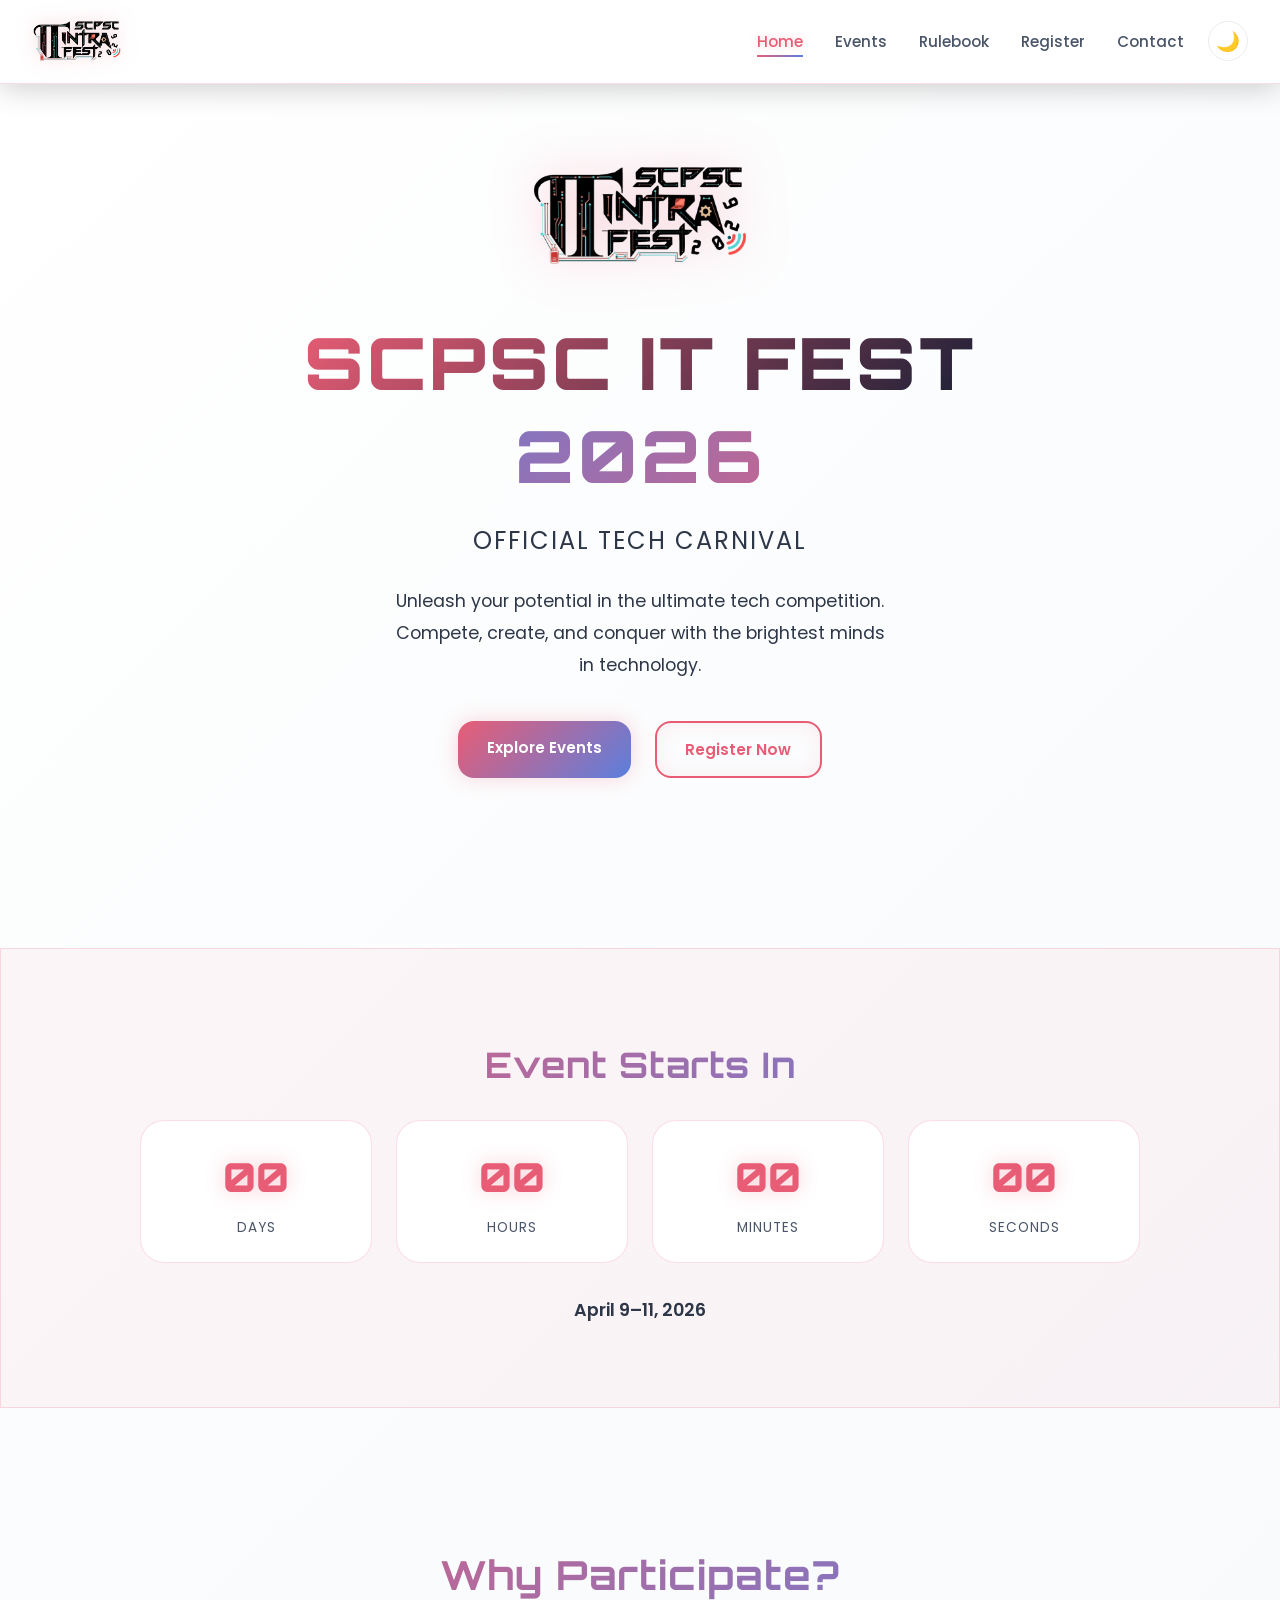
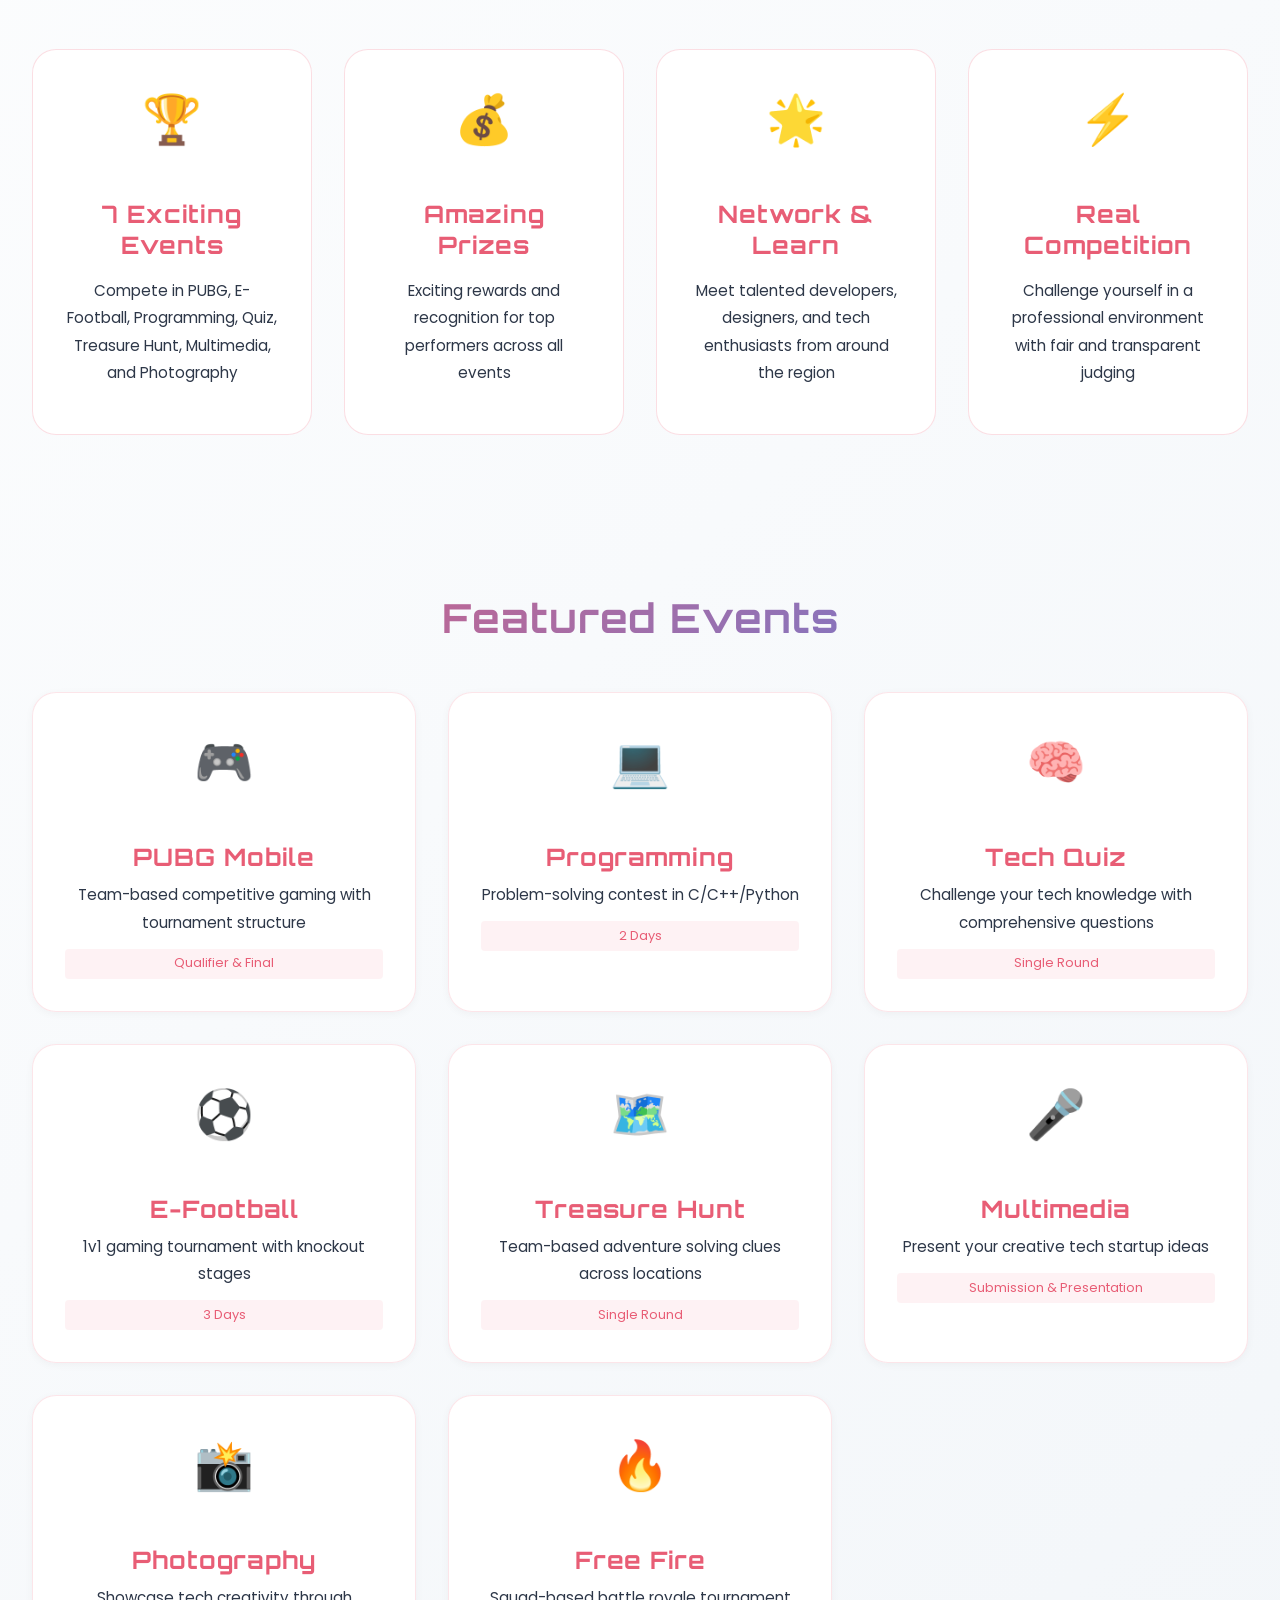
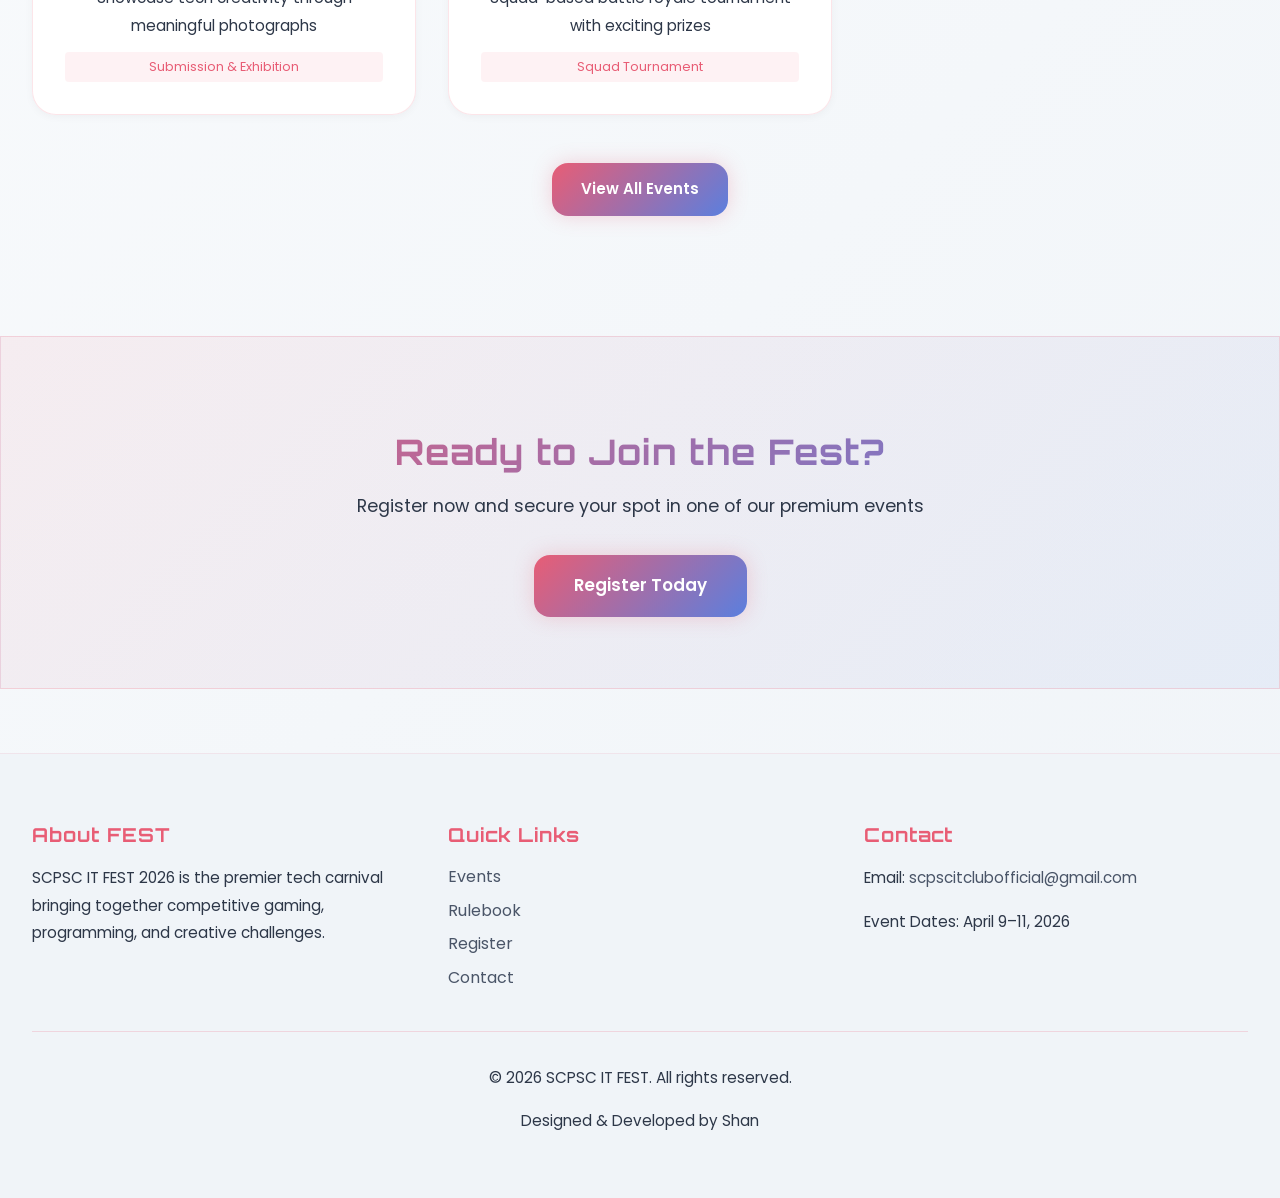
<file: index.html>
<!DOCTYPE html>
<html lang="en">
<head>
    <meta charset="UTF-8">
    <meta name="viewport" content="width=device-width, initial-scale=1.0">
    <title>SCPSC IT FEST 2026 - Official Tech Carnival</title>
    <link rel="icon" type="image/x-icon" href="festlogo.png">
    <link rel="preconnect" href="https://fonts.googleapis.com">
    <link rel="preconnect" href="https://fonts.gstatic.com" crossorigin>
    <link href="https://fonts.googleapis.com/css2?family=Orbitron:wght@400;700;900&family=Poppins:wght@300;400;500;600;700&display=swap" rel="stylesheet">
    <link rel="stylesheet" href="style-themes.css">
</head>
<body>
    <!-- Navigation Bar -->
    <nav class="navbar">
        <div class="nav-container">
            <a href="index.html" class="nav-logo-link" aria-label="Go to home page">
                <div class="nav-logo">
                    <img src="festlogo.png" alt="FEST 2026 Logo Dark" class="logo-img logo-dark">
                    <img src="logo2.png" alt="FEST 2026 Logo Light" class="logo-img logo-light">
                </div>
            </a>
            <ul class="nav-menu" id="navMenu">
                <li class="nav-item"><a href="index.html" class="nav-link active">Home</a></li>
                <li class="nav-item"><a href="events.html" class="nav-link">Events</a></li>
                <li class="nav-item"><a href="rules.html" class="nav-link">Rulebook</a></li>
                <li class="nav-item"><a href="register.html" class="nav-link">Register</a></li>
                <li class="nav-item"><a href="contact.html" class="nav-link">Contact</a></li>
            </ul>            <button class="theme-toggle-btn" id="themeToggle" aria-label="Toggle theme">
                🌙
            </button>            <div class="hamburger" id="hamburger">
                <span></span>
                <span></span>
                <span></span>
            </div>
        </div>
    </nav>

    <!-- Animated Background -->
    <div class="background-animation">
        <div class="glow-orb orb-1"></div>
        <div class="glow-orb orb-2"></div>
        <div class="glow-orb orb-3"></div>
    </div>

    <!-- Hero Section -->
    <section class="hero">
        <div class="hero-content">
            <div class="hero-logo-container">
                <img src="festlogo.png" alt="SCPSC IT FEST 2026 Logo Dark" class="hero-logo logo-dark">
                <img src="logo2.png" alt="SCPSC IT FEST 2026 Logo Light" class="hero-logo logo-light">
            </div>
            <h1 class="hero-title">SCPSC IT FEST</h1>
            <h1 class="hero-title highlight">2026</h1>
            <p class="hero-subtitle">Official Tech Carnival</p>
            <p class="hero-description">
                Unleash your potential in the ultimate tech competition. 
                Compete, create, and conquer with the brightest minds in technology.
            </p>
            <div class="hero-buttons">
                <a href="events.html" class="btn btn-primary">Explore Events</a>
                <a href="register.html" class="btn btn-secondary">Register Now</a>
            </div>
        </div>
    </section>

    <!-- Countdown Timer -->
    <section class="countdown-section">
        <div class="countdown-container">
            <h2>Event Starts In</h2>
            <div class="countdown" id="countdown">
                <div class="countdown-item">
                    <div class="countdown-number" id="days">00</div>
                    <div class="countdown-label">Days</div>
                </div>
                <div class="countdown-item">
                    <div class="countdown-number" id="hours">00</div>
                    <div class="countdown-label">Hours</div>
                </div>
                <div class="countdown-item">
                    <div class="countdown-number" id="minutes">00</div>
                    <div class="countdown-label">Minutes</div>
                </div>
                <div class="countdown-item">
                    <div class="countdown-number" id="seconds">00</div>
                    <div class="countdown-label">Seconds</div>
                </div>
            </div>
            <p class="countdown-date">April 9–11, 2026</p>
        </div>
    </section>

    <!-- Highlights Section -->
    <section class="highlights-section">
        <h2 class="section-title">Why Participate?</h2>
        <div class="highlights-grid">
            <div class="highlight-card reveal-on-scroll">
                <div class="card-icon">🏆</div>
                <h3>7 Exciting Events</h3>
                <p>Compete in PUBG, E-Football, Programming, Quiz, Treasure Hunt, Multimedia, and Photography</p>
            </div>
            <div class="highlight-card reveal-on-scroll">
                <div class="card-icon">💰</div>
                <h3>Amazing Prizes</h3>
                <p>Exciting rewards and recognition for top performers across all events</p>
            </div>
            <div class="highlight-card reveal-on-scroll">
                <div class="card-icon">🌟</div>
                <h3>Network & Learn</h3>
                <p>Meet talented developers, designers, and tech enthusiasts from around the region</p>
            </div>
            <div class="highlight-card reveal-on-scroll">
                <div class="card-icon">⚡</div>
                <h3>Real Competition</h3>
                <p>Challenge yourself in a professional environment with fair and transparent judging</p>
            </div>
        </div>
    </section>

    <!-- Events Preview -->
    <section class="events-preview-section">
        <h2 class="section-title">Featured Events</h2>
        <div class="events-preview-grid">
            <div class="event-preview-card reveal-on-scroll">
                <div class="event-preview-icon">🎮</div>
                <h3>PUBG Mobile</h3>
                <p>Team-based competitive gaming with tournament structure</p>
                <span class="event-type">Qualifier & Final</span>
            </div>
            <div class="event-preview-card reveal-on-scroll">
                <div class="event-preview-icon">💻</div>
                <h3>Programming</h3>
                <p>Problem-solving contest in C/C++/Python</p>
                <span class="event-type">2 Days</span>
            </div>
            <div class="event-preview-card reveal-on-scroll">
                <div class="event-preview-icon">🧠</div>
                <h3>Tech Quiz</h3>
                <p>Challenge your tech knowledge with comprehensive questions</p>
                <span class="event-type">Single Round</span>
            </div>
            <div class="event-preview-card reveal-on-scroll">
                <div class="event-preview-icon">⚽</div>
                <h3>E-Football</h3>
                <p>1v1 gaming tournament with knockout stages</p>
                <span class="event-type">3 Days</span>
            </div>
            <div class="event-preview-card reveal-on-scroll">
                <div class="event-preview-icon">🗺️</div>
                <h3>Treasure Hunt</h3>
                <p>Team-based adventure solving clues across locations</p>
                <span class="event-type">Single Round</span>
            </div>
            <div class="event-preview-card reveal-on-scroll">
                <div class="event-preview-icon">🎤</div>
                <h3>Multimedia</h3>
                <p>Present your creative tech startup ideas</p>
                <span class="event-type">Submission & Presentation</span>
            </div>
            <div class="event-preview-card reveal-on-scroll">
                <div class="event-preview-icon">📸</div>
                <h3>Photography</h3>
                <p>Showcase tech creativity through meaningful photographs</p>
                <span class="event-type">Submission & Exhibition</span>
            </div>
            <div class="event-preview-card reveal-on-scroll">
                <div class="event-preview-icon">🔥</div>
                <h3>Free Fire</h3>
                <p>Squad-based battle royale tournament with exciting prizes</p>
                <span class="event-type">Squad Tournament</span>
            </div>
        </div>
        <div class="center-button reveal-on-scroll">
            <a href="events.html" class="btn btn-primary">View All Events</a>
        </div>
    </section>

    <!-- CTA Section -->
    <section class="cta-section">
        <h2>Ready to Join the Fest?</h2>
        <p>Register now and secure your spot in one of our premium events</p>
        <a href="register.html" class="btn btn-primary btn-large">Register Today</a>
    </section>

    <!-- Footer -->
    <footer class="footer">
        <div class="footer-content">
            <div class="footer-section">
                <h4>About FEST</h4>
                <p>SCPSC IT FEST 2026 is the premier tech carnival bringing together competitive gaming, programming, and creative challenges.</p>
            </div>
            <div class="footer-section">
                <h4>Quick Links</h4>
                <ul>
                    <li><a href="events.html">Events</a></li>
                    <li><a href="rules.html">Rulebook</a></li>
                    <li><a href="register.html">Register</a></li>
                    <li><a href="contact.html">Contact</a></li>
                </ul>
            </div>
            <div class="footer-section">
                <h4>Contact</h4>
                <p>Email: <a href="mailto:scpscitclubofficial@gmail.com">scpscitclubofficial@gmail.com</a></p>
                <p>Event Dates: April 9–11, 2026</p>
            </div>
        </div>
        <div class="footer-bottom">
            <p>&copy; 2026 SCPSC IT FEST. All rights reserved.</p>
            <p>Designed & Developed by Shan</p>
        </div>
    </footer>

    <script src="script.js"></script>
</body>
</html>
</file>
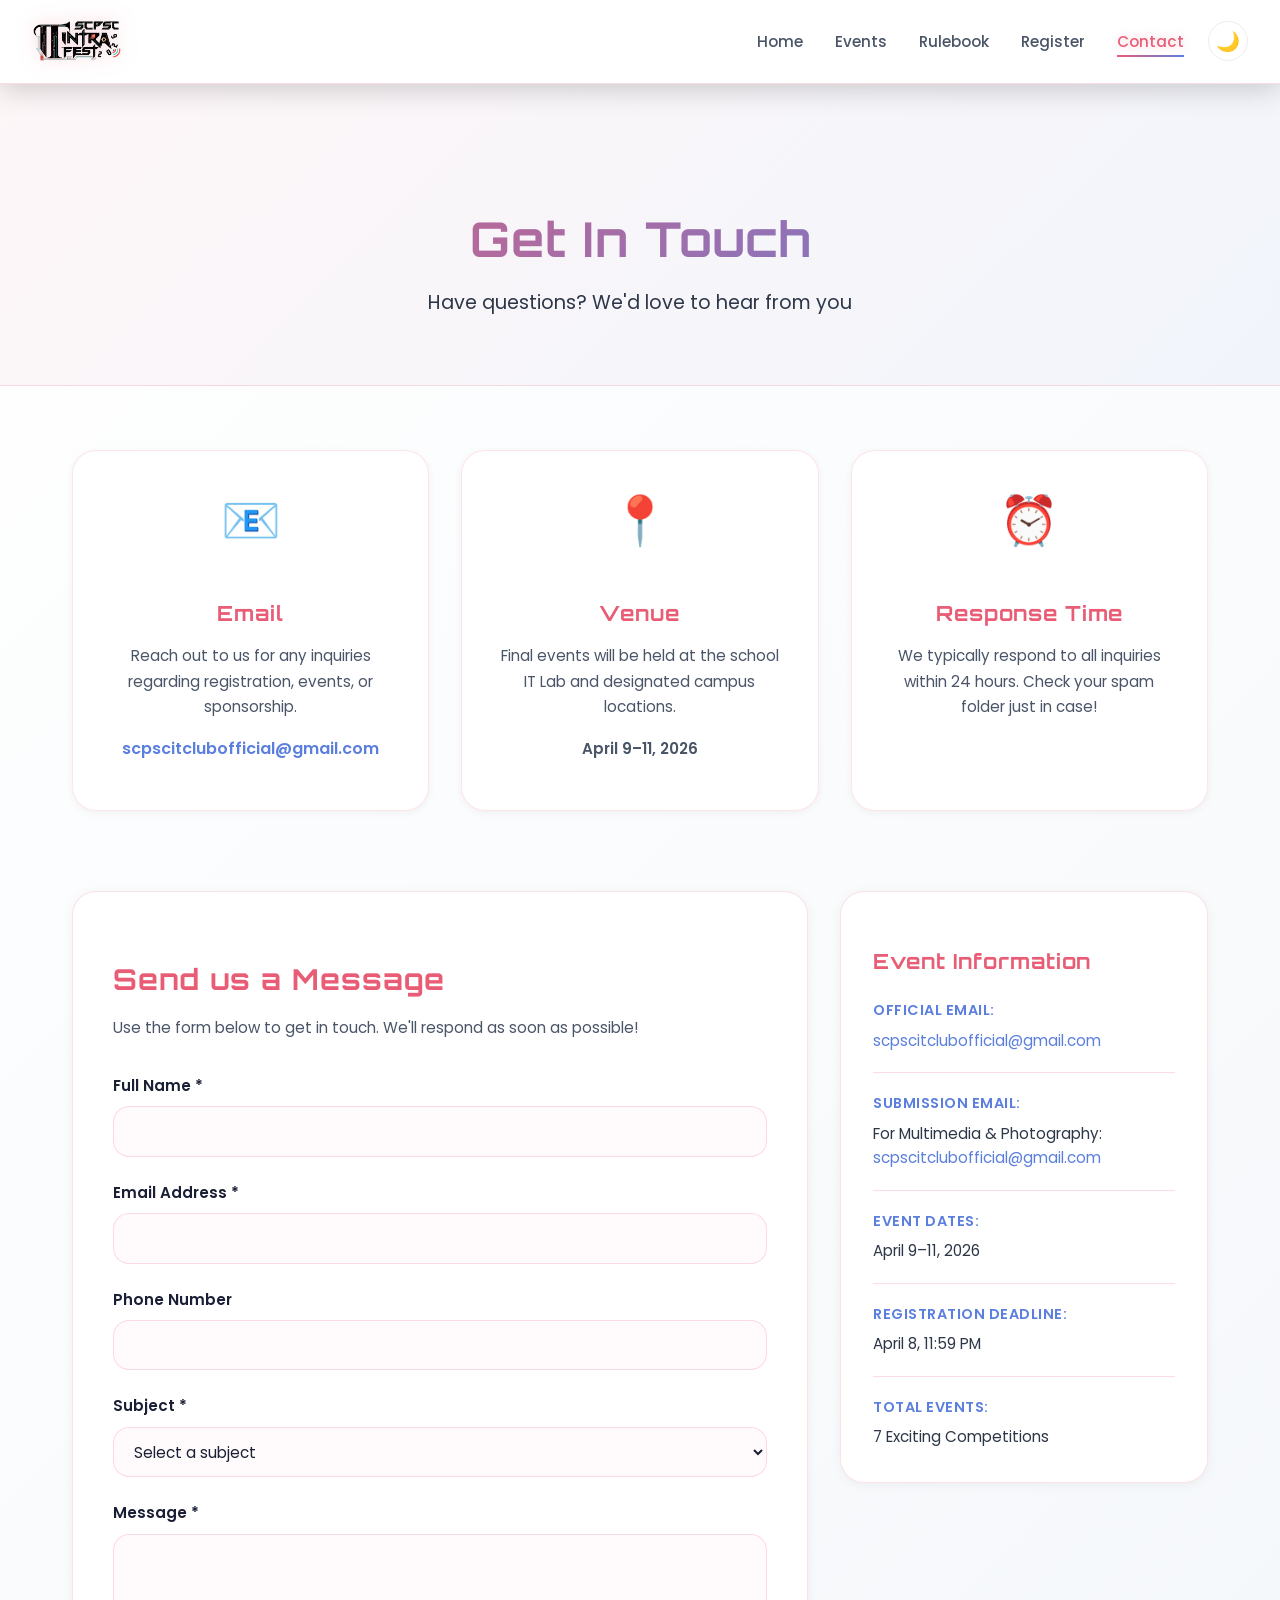
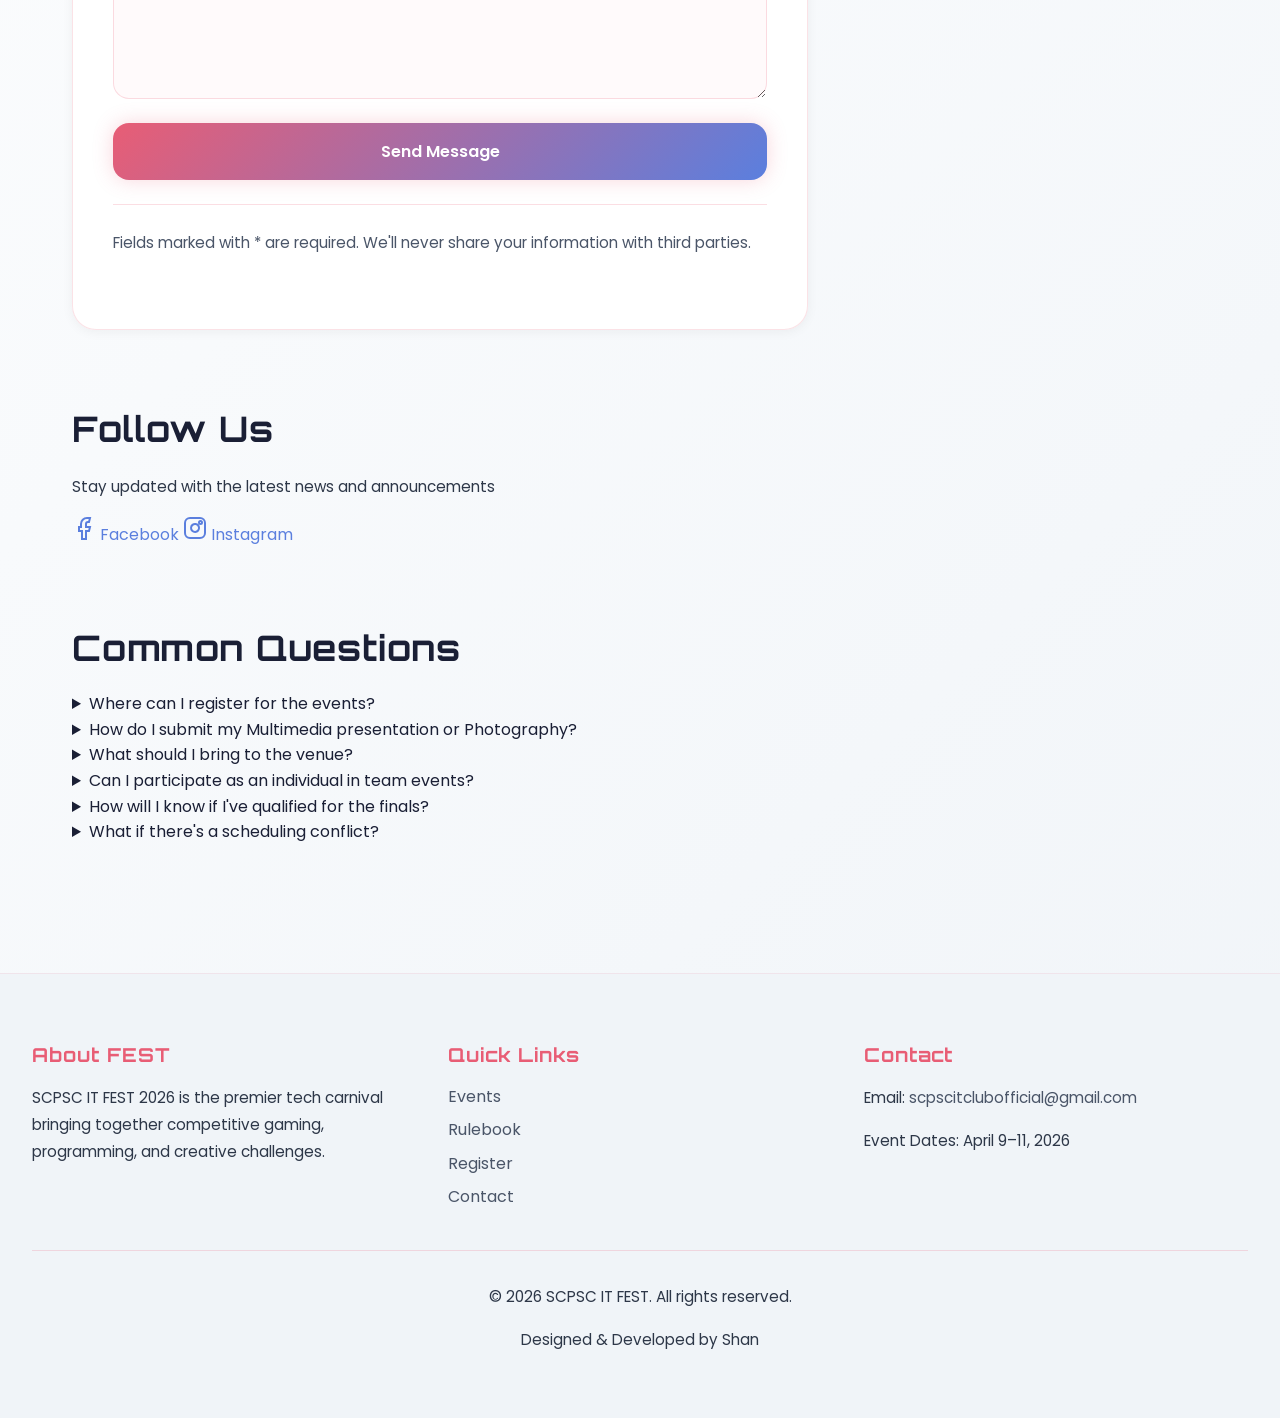
<file: contact.html>
<!DOCTYPE html>
<html lang="en">
<head>
    <meta charset="UTF-8">
    <meta name="viewport" content="width=device-width, initial-scale=1.0">
    <title>Contact - SCPSC IT FEST 2026</title>
    <link rel="icon" type="image/x-icon" href="festlogo.png">
    <link rel="preconnect" href="https://fonts.googleapis.com">
    <link rel="preconnect" href="https://fonts.gstatic.com" crossorigin>
    <link href="https://fonts.googleapis.com/css2?family=Orbitron:wght@400;700;900&family=Poppins:wght@300;400;500;600;700&display=swap" rel="stylesheet">
    <link rel="stylesheet" href="style-themes.css">
</head>
<body>
    <!-- Navigation Bar -->
    <nav class="navbar">
        <div class="nav-container">
            <a href="index.html" class="nav-logo-link" aria-label="Go to home page">
                <div class="nav-logo">
                    <img src="festlogo.png" alt="FEST 2026 Logo Dark" class="logo-img logo-dark">
                    <img src="logo2.png" alt="FEST 2026 Logo Light" class="logo-img logo-light">
                </div>
            </a>
            <ul class="nav-menu" id="navMenu">
                <li class="nav-item"><a href="index.html" class="nav-link">Home</a></li>
                <li class="nav-item"><a href="events.html" class="nav-link">Events</a></li>
                <li class="nav-item"><a href="rules.html" class="nav-link">Rulebook</a></li>
                <li class="nav-item"><a href="register.html" class="nav-link">Register</a></li>
                <li class="nav-item"><a href="contact.html" class="nav-link active">Contact</a></li>
            </ul>
            <button class="theme-toggle-btn" id="themeToggle" aria-label="Toggle theme">
                🌙
            </button>
            <div class="hamburger" id="hamburger">
                <span></span>
                <span></span>
                <span></span>
            </div>
        </div>
    </nav>

    <!-- Background Animation -->
    <div class="background-animation">
        <div class="glow-orb orb-1"></div>
        <div class="glow-orb orb-2"></div>
        <div class="glow-orb orb-3"></div>
    </div>

    <!-- Page Header -->
    <section class="page-header">
        <h1>Get In Touch</h1>
        <p>Have questions? We'd love to hear from you</p>
    </section>

    <!-- Contact Section -->
    <section class="contact-section">
        <div class="contact-container">
            
            <!-- Contact Cards -->
            <div class="contact-cards-grid reveal-on-scroll">
                <div class="contact-card">
                    <div class="contact-icon">📧</div>
                    <h3>Email</h3>
                    <p>Reach out to us for any inquiries regarding registration, events, or sponsorship.</p>
                    <a href="mailto:scpscitclubofficial@gmail.com" class="contact-link">
                        scpscitclubofficial@gmail.com
                    </a>
                </div>

                <div class="contact-card">
                    <div class="contact-icon">📍</div>
                    <h3>Venue</h3>
                    <p>Final events will be held at the school IT Lab and designated campus locations.</p>
                    <p class="venue-date">April 9–11, 2026</p>
                </div>

                <div class="contact-card">
                    <div class="contact-icon">⏰</div>
                    <h3>Response Time</h3>
                    <p>We typically respond to all inquiries within 24 hours. Check your spam folder just in case!</p>
                </div>
            </div>

            <!-- Main Contact Content -->
            <div class="contact-main reveal-on-scroll">
                <div class="contact-form-wrapper">
                    <div class="contact-form-content">
                        <h2>Send us a Message</h2>
                        <p>Use the form below to get in touch. We'll respond as soon as possible!</p>
                        
                        <form class="contact-form" id="contactForm" method="POST" action="https://formspree.io/f/YOUR_FORM_ID">
                            <div class="form-group">
                                <label for="name">Full Name *</label>
                                <input type="text" id="name" name="name" required>
                            </div>

                            <div class="form-group">
                                <label for="email">Email Address *</label>
                                <input type="email" id="email" name="email" required>
                            </div>

                            <div class="form-group">
                                <label for="phone">Phone Number</label>
                                <input type="tel" id="phone" name="phone">
                            </div>

                            <div class="form-group">
                                <label for="subject">Subject *</label>
                                <select id="subject" name="subject" required>
                                    <option value="">Select a subject</option>
                                    <option value="Registration Help">Registration Help</option>
                                    <option value="Event Question">Event Question</option>
                                    <option value="Technical Issue">Technical Issue</option>
                                    <option value="Rule Clarification">Rule Clarification</option>
                                    <option value="Sponsorship">Sponsorship</option>
                                    <option value="Other">Other Inquiry</option>
                                </select>
                            </div>

                            <div class="form-group">
                                <label for="message">Message *</label>
                                <textarea id="message" name="message" rows="6" required></textarea>
                            </div>

                            <button type="submit" class="btn btn-primary btn-submit">Send Message</button>
                        </form>

                        <p class="form-note">
                            Fields marked with * are required. We'll never share your information with third parties.
                        </p>
                    </div>
                </div>

                <!-- Event Info Box -->
                <div class="contact-info-box reveal-on-scroll">
                    <h3>Event Information</h3>
                    <div class="info-list">
                        <div class="info-item">
                            <span class="info-label">Official Email:</span>
                            <span class="info-value">
                                <a href="mailto:scpscitclubofficial@gmail.com">scpscitclubofficial@gmail.com</a>
                            </span>
                        </div>
                        <div class="info-item">
                            <span class="info-label">Submission Email:</span>
                            <span class="info-value">
                                For Multimedia & Photography: <a href="mailto:scpscitclubofficial@gmail.com">scpscitclubofficial@gmail.com</a>
                            </span>
                        </div>
                        <div class="info-item">
                            <span class="info-label">Event Dates:</span>
                            <span class="info-value">April 9–11, 2026</span>
                        </div>
                        <div class="info-item">
                            <span class="info-label">Registration Deadline:</span>
                            <span class="info-value">April 8, 11:59 PM</span>
                        </div>
                        <div class="info-item">
                            <span class="info-label">Total Events:</span>
                            <span class="info-value">7 Exciting Competitions</span>
                        </div>
                    </div>
                </div>
            </div>

            <!-- Social Links -->
            <div class="social-section reveal-on-scroll">
                <h2>Follow Us</h2>
                <p>Stay updated with the latest news and announcements</p>
                <div class="social-links">
                    <a href="https://www.facebook.com/profile.php?id=61565419410385" target="_blank" class="social-link facebook" title="Facebook">
                        <svg width="24" height="24" viewBox="0 0 24 24" fill="none" stroke="currentColor" stroke-width="2">
                            <path d="M18 2h-3a6 6 0 0 0-6 6v3H7v4h3v8h4v-8h3l1-4h-4V8a2 2 0 0 1 2-2h1z"></path>
                        </svg>
                        <span>Facebook</span>
                    </a>
                    <a href="https://www.instagram.com/scpsc_it_club/" target="_blank" class="social-link instagram" title="Instagram">
                        <svg width="24" height="24" viewBox="0 0 24 24" fill="none" stroke="currentColor" stroke-width="2">
                            <rect x="2" y="2" width="20" height="20" rx="5" ry="5"></rect>
                            <path d="M16 11.37A4 4 0 1 1 12.63 8 4 4 0 0 1 16 11.37z"></path>
                            <circle cx="17.5" cy="6.5" r="1.5"></circle>
                        </svg>
                        <span>Instagram</span>
                    </a>
                </div>
            </div>

            <!-- FAQ Section -->
            <div class="faq-section-contact reveal-on-scroll">
                <h2>Common Questions</h2>
                <div class="faq-list">
                    <details class="faq-item-contact">
                        <summary>Where can I register for the events?</summary>
                        <p>You can register online through our registration form at <a href="register.html">register</a>. The registration deadline is April 8, 2026.</p>
                    </details>

                    <details class="faq-item-contact">
                        <summary>How do I submit my Multimedia presentation or Photography?</summary>
                        <p>Email your submission to <strong>scpscitclubofficial@gmail.com</strong> with the subject line as specified in the rulebook. Submission deadline is April 10, 2026 before 5:00 PM.</p>
                    </details>

                    <details class="faq-item-contact">
                        <summary>What should I bring to the venue?</summary>
                        <p>Check the specific event rules in our Rulebook. Generally, bring your own mobile phone, headphones, and data. Laptops and projectors are provided for specific events.</p>
                    </details>

                    <details class="faq-item-contact">
                        <summary>Can I participate as an individual in team events?</summary>
                        <p>Yes, for PUBG and Treasure Hunt, individual registrations are accepted and you'll be grouped with other participants.</p>
                    </details>

                    <details class="faq-item-contact">
                        <summary>How will I know if I've qualified for the finals?</summary>
                        <p>Results will be notified via email and announced on our social media channels within 24 hours of the qualifying event.</p>
                    </details>

                    <details class="faq-item-contact">
                        <summary>What if there's a scheduling conflict?</summary>
                        <p>Contact us immediately at <strong>scpscitclubofficial@gmail.com</strong> with your registration ID and we'll try to accommodate you if possible.</p>
                    </details>
                </div>
            </div>

        </div>
    </section>

    <!-- Footer -->
    <footer class="footer">
        <div class="footer-content">
            <div class="footer-section">
                <h4>About FEST</h4>
                <p>SCPSC IT FEST 2026 is the premier tech carnival bringing together competitive gaming, programming, and creative challenges.</p>
            </div>
            <div class="footer-section">
                <h4>Quick Links</h4>
                <ul>
                    <li><a href="events.html">Events</a></li>
                    <li><a href="rules.html">Rulebook</a></li>
                    <li><a href="register.html">Register</a></li>
                    <li><a href="contact.html">Contact</a></li>
                </ul>
            </div>
            <div class="footer-section">
                <h4>Contact</h4>
                <p>Email: <a href="mailto:scpscitclubofficial@gmail.com">scpscitclubofficial@gmail.com</a></p>
                <p>Event Dates: April 9–11, 2026</p>
            </div>
        </div>
        <div class="footer-bottom">
            <p>&copy; 2026 SCPSC IT FEST. All rights reserved.</p>
            <p>Designed & Developed by Shan</p>
        </div>
    </footer>

    <script src="script.js"></script>
</body>
</html>
</file>
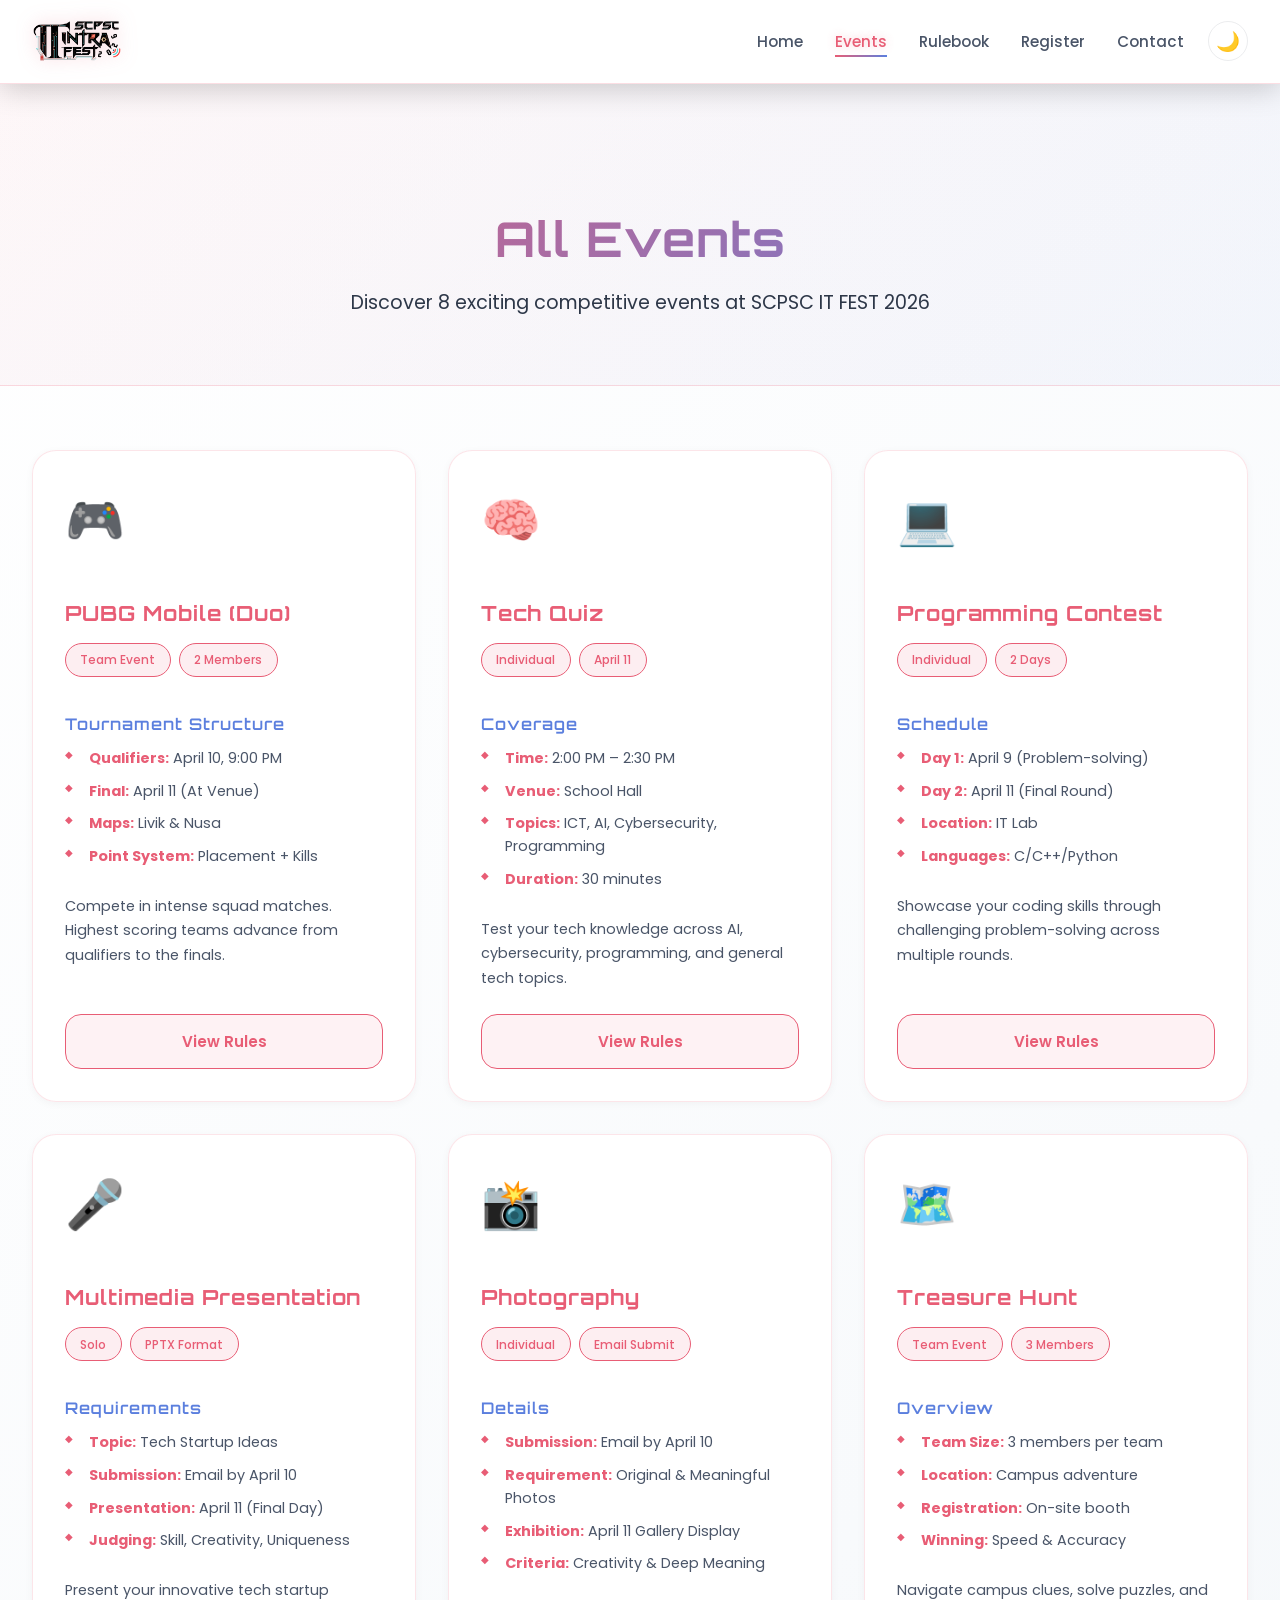
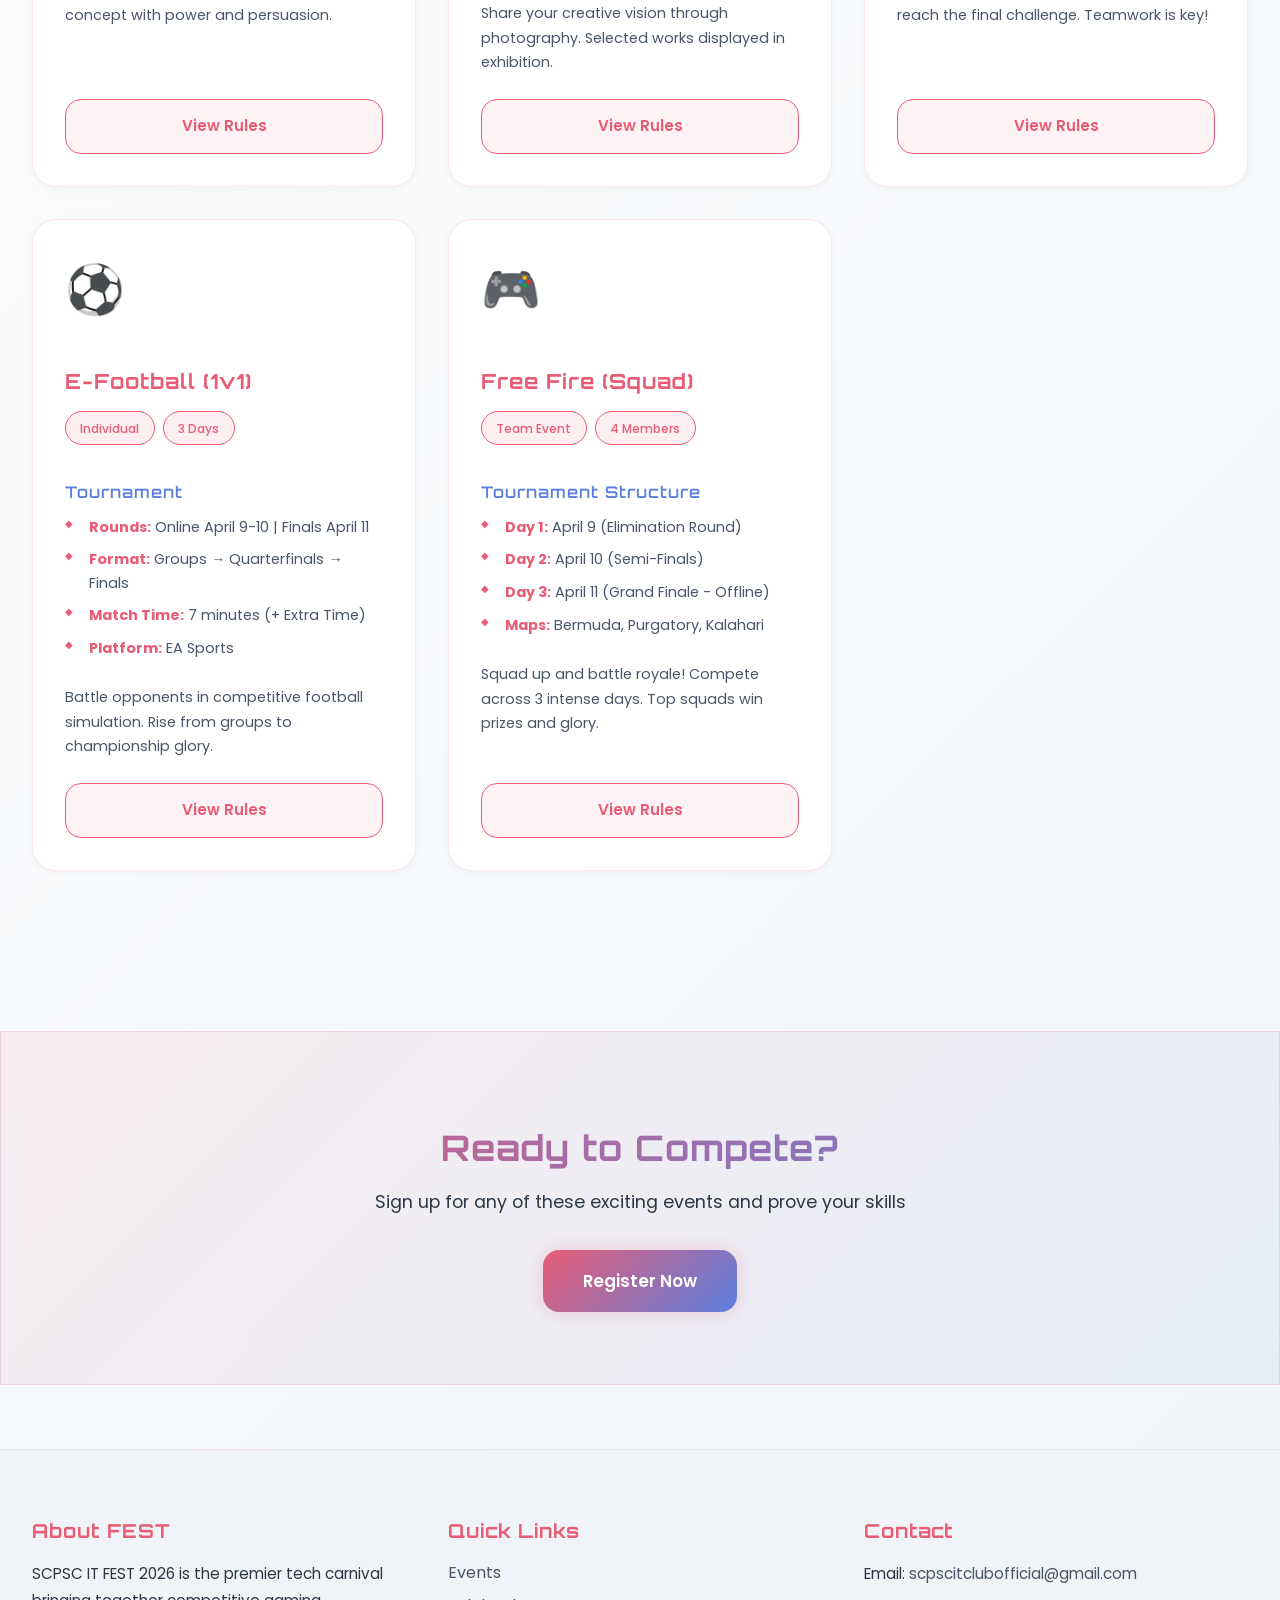
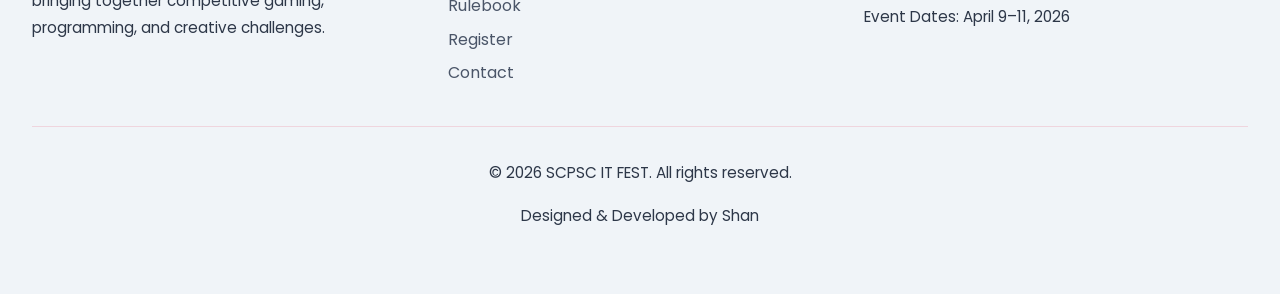
<file: events.html>
<!DOCTYPE html>
<html lang="en">
<head>
    <meta charset="UTF-8">
    <meta name="viewport" content="width=device-width, initial-scale=1.0">
    <title>Events - SCPSC IT FEST 2026</title>
     <link rel="icon" type="image/x-icon" href="festlogo.png">
    <link rel="preconnect" href="https://fonts.googleapis.com">
    <link rel="preconnect" href="https://fonts.gstatic.com" crossorigin>
    <link href="https://fonts.googleapis.com/css2?family=Orbitron:wght@400;700;900&family=Poppins:wght@300;400;500;600;700&display=swap" rel="stylesheet">
    <link rel="stylesheet" href="style-themes.css">
    
</head>
<body>
    <!-- Navigation Bar -->
    <nav class="navbar">
        <div class="nav-container">
            <a href="index.html" class="nav-logo-link" aria-label="Go to home page">
                <div class="nav-logo">
                    <img src="festlogo.png" alt="FEST 2026 Logo Dark" class="logo-img logo-dark">
                    <img src="logo2.png" alt="FEST 2026 Logo Light" class="logo-img logo-light">
                </div>
            </a>
            <ul class="nav-menu" id="navMenu">
                <li class="nav-item"><a href="index.html" class="nav-link">Home</a></li>
                <li class="nav-item"><a href="events.html" class="nav-link active">Events</a></li>
                <li class="nav-item"><a href="rules.html" class="nav-link">Rulebook</a></li>
                <li class="nav-item"><a href="register.html" class="nav-link">Register</a></li>
                <li class="nav-item"><a href="contact.html" class="nav-link">Contact</a></li>
            </ul>
            <button class="theme-toggle-btn" id="themeToggle" aria-label="Toggle theme">
                🌙
            </button>
            <div class="hamburger" id="hamburger">
                <span></span>
                <span></span>
                <span></span>
            </div>
        </div>
    </nav>

    <!-- Background Animation -->
    <div class="background-animation">
        <div class="glow-orb orb-1"></div>
        <div class="glow-orb orb-2"></div>
        <div class="glow-orb orb-3"></div>
    </div>

    <!-- Page Header -->
    <section class="page-header">
        <h1>All Events</h1>
        <p>Discover 8 exciting competitive events at SCPSC IT FEST 2026</p>
    </section>

    <!-- Events Grid -->
    <section class="events-section">
        <div class="events-grid">
            <!-- PUBG Mobile -->
            <div class="event-card reveal-on-scroll">
                <div class="event-card-icon">🎮</div>
                <h3 class="event-title">PUBG Mobile (Duo)</h3>
                <div class="event-meta">
                    <span class="badge">Team Event</span>
                    <span class="badge">2 Members</span>
                </div>
                <div class="event-details">
                    <h4>Tournament Structure</h4>
                    <ul>
                        <li><strong>Qualifiers:</strong> April 10, 9:00 PM</li>
                        <li><strong>Final:</strong> April 11 (At Venue)</li>
                        <li><strong>Maps:</strong> Livik & Nusa</li>
                        <li><strong>Point System:</strong> Placement + Kills</li>
                    </ul>
                </div>
                <div class="event-description">
                    Compete in intense squad matches. Highest scoring teams advance from qualifiers to the finals.
                </div>
                <a href="rules.html#pubg" class="btn btn-tertiary">View Rules</a>
            </div>

            <!-- Tech Quiz -->
            <div class="event-card reveal-on-scroll">
                <div class="event-card-icon">🧠</div>
                <h3 class="event-title">Tech Quiz</h3>
                <div class="event-meta">
                    <span class="badge">Individual</span>
                    <span class="badge">April 11</span>
                </div>
                <div class="event-details">
                    <h4>Coverage</h4>
                    <ul>
                        <li><strong>Time:</strong> 2:00 PM – 2:30 PM</li>
                        <li><strong>Venue:</strong> School Hall</li>
                        <li><strong>Topics:</strong> ICT, AI, Cybersecurity, Programming</li>
                        <li><strong>Duration:</strong> 30 minutes</li>
                    </ul>
                </div>
                <div class="event-description">
                    Test your tech knowledge across AI, cybersecurity, programming, and general tech topics.
                </div>
                <a href="rules.html#quiz" class="btn btn-tertiary">View Rules</a>
            </div>

            <!-- Programming Contest -->
            <div class="event-card reveal-on-scroll">
                <div class="event-card-icon">💻</div>
                <h3 class="event-title">Programming Contest</h3>
                <div class="event-meta">
                    <span class="badge">Individual</span>
                    <span class="badge">2 Days</span>
                </div>
                <div class="event-details">
                    <h4>Schedule</h4>
                    <ul>
                        <li><strong>Day 1:</strong> April 9 (Problem-solving)</li>
                        <li><strong>Day 2:</strong> April 11 (Final Round)</li>
                        <li><strong>Location:</strong> IT Lab</li>
                        <li><strong>Languages:</strong> C/C++/Python</li>
                    </ul>
                </div>
                <div class="event-description">
                    Showcase your coding skills through challenging problem-solving across multiple rounds.
                </div>
                <a href="rules.html#programming" class="btn btn-tertiary">View Rules</a>
            </div>

            <!-- Multimedia Presentation -->
            <div class="event-card reveal-on-scroll">
                <div class="event-card-icon">🎤</div>
                <h3 class="event-title">Multimedia Presentation</h3>
                <div class="event-meta">
                    <span class="badge">Solo</span>
                    <span class="badge">PPTX Format</span>
                </div>
                <div class="event-details">
                    <h4>Requirements</h4>
                    <ul>
                        <li><strong>Topic:</strong> Tech Startup Ideas</li>
                        <li><strong>Submission:</strong> Email by April 10</li>
                        <li><strong>Presentation:</strong> April 11 (Final Day)</li>
                        <li><strong>Judging:</strong> Skill, Creativity, Uniqueness</li>
                    </ul>
                </div>
                <div class="event-description">
                    Present your innovative tech startup concept with power and persuasion.
                </div>
                <a href="rules.html#multimedia" class="btn btn-tertiary">View Rules</a>
            </div>

            <!-- Photography -->
            <div class="event-card reveal-on-scroll">
                <div class="event-card-icon">📸</div>
                <h3 class="event-title">Photography</h3>
                <div class="event-meta">
                    <span class="badge">Individual</span>
                    <span class="badge">Email Submit</span>
                </div>
                <div class="event-details">
                    <h4>Details</h4>
                    <ul>
                        <li><strong>Submission:</strong> Email by April 10</li>
                        <li><strong>Requirement:</strong> Original & Meaningful Photos</li>
                        <li><strong>Exhibition:</strong> April 11 Gallery Display</li>
                        <li><strong>Criteria:</strong> Creativity & Deep Meaning</li>
                    </ul>
                </div>
                <div class="event-description">
                    Share your creative vision through photography. Selected works displayed in exhibition.
                </div>
                <a href="rules.html#photography" class="btn btn-tertiary">View Rules</a>
            </div>

            <!-- Treasure Hunt -->
            <div class="event-card reveal-on-scroll">
                <div class="event-card-icon">🗺️</div>
                <h3 class="event-title">Treasure Hunt</h3>
                <div class="event-meta">
                    <span class="badge">Team Event</span>
                    <span class="badge">3 Members</span>
                </div>
                <div class="event-details">
                    <h4>Overview</h4>
                    <ul>
                        <li><strong>Team Size:</strong> 3 members per team</li>
                        <li><strong>Location:</strong> Campus adventure</li>
                        <li><strong>Registration:</strong> On-site booth</li>
                        <li><strong>Winning:</strong> Speed & Accuracy</li>
                    </ul>
                </div>
                <div class="event-description">
                    Navigate campus clues, solve puzzles, and reach the final challenge. Teamwork is key!
                </div>
                <a href="rules.html#treasure" class="btn btn-tertiary">View Rules</a>
            </div>

            <!-- E-Football -->
            <div class="event-card reveal-on-scroll">
                <div class="event-card-icon">⚽</div>
                <h3 class="event-title">E-Football (1v1)</h3>
                <div class="event-meta">
                    <span class="badge">Individual</span>
                    <span class="badge">3 Days</span>
                </div>
                <div class="event-details">
                    <h4>Tournament</h4>
                    <ul>
                        <li><strong>Rounds:</strong> Online April 9-10 | Finals April 11</li>
                        <li><strong>Format:</strong> Groups → Quarterfinals → Finals</li>
                        <li><strong>Match Time:</strong> 7 minutes (+ Extra Time)</li>
                        <li><strong>Platform:</strong> EA Sports</li>
                    </ul>
                </div>
                <div class="event-description">
                    Battle opponents in competitive football simulation. Rise from groups to championship glory.
                </div>
                <a href="rules.html#football" class="btn btn-tertiary">View Rules</a>
            </div>

            <!-- Free Fire Tournament -->
            <div class="event-card reveal-on-scroll">
                <div class="event-card-icon">🎮</div>
                <h3 class="event-title">Free Fire (Squad)</h3>
                <div class="event-meta">
                    <span class="badge">Team Event</span>
                    <span class="badge">4 Members</span>
                </div>
                <div class="event-details">
                    <h4>Tournament Structure</h4>
                    <ul>
                        <li><strong>Day 1:</strong> April 9 (Elimination Round)</li>
                        <li><strong>Day 2:</strong> April 10 (Semi-Finals)</li>
                        <li><strong>Day 3:</strong> April 11 (Grand Finale - Offline)</li>
                        <li><strong>Maps:</strong> Bermuda, Purgatory, Kalahari</li>
                    </ul>
                </div>
                <div class="event-description">
                    Squad up and battle royale! Compete across 3 intense days. Top squads win prizes and glory.
                </div>
                <a href="rules.html#freefire" class="btn btn-tertiary">View Rules</a>
            </div>
        </div>
    </section>

    <!-- Registration CTA -->
    <section class="cta-section">
        <h2>Ready to Compete?</h2>
        <p>Sign up for any of these exciting events and prove your skills</p>
        <a href="register.html" class="btn btn-primary btn-large">Register Now</a>
    </section>

    <!-- Footer -->
    <footer class="footer">
        <div class="footer-content">
            <div class="footer-section">
                <h4>About FEST</h4>
                <p>SCPSC IT FEST 2026 is the premier tech carnival bringing together competitive gaming, programming, and creative challenges.</p>
            </div>
            <div class="footer-section">
                <h4>Quick Links</h4>
                <ul>
                    <li><a href="events.html">Events</a></li>
                    <li><a href="rules.html">Rulebook</a></li>
                    <li><a href="register.html">Register</a></li>
                    <li><a href="contact.html">Contact</a></li>
                </ul>
            </div>
            <div class="footer-section">
                <h4>Contact</h4>
                <p>Email: <a href="mailto:scpscitclubofficial@gmail.com">scpscitclubofficial@gmail.com</a></p>
                <p>Event Dates: April 9–11, 2026</p>
            </div>
        </div>
        <div class="footer-bottom">
            <p>&copy; 2026 SCPSC IT FEST. All rights reserved.</p>
            <p>Designed & Developed by Shan</p>
        </div>
    </footer>

    <script src="script.js"></script>
</body>
</html>
</file>
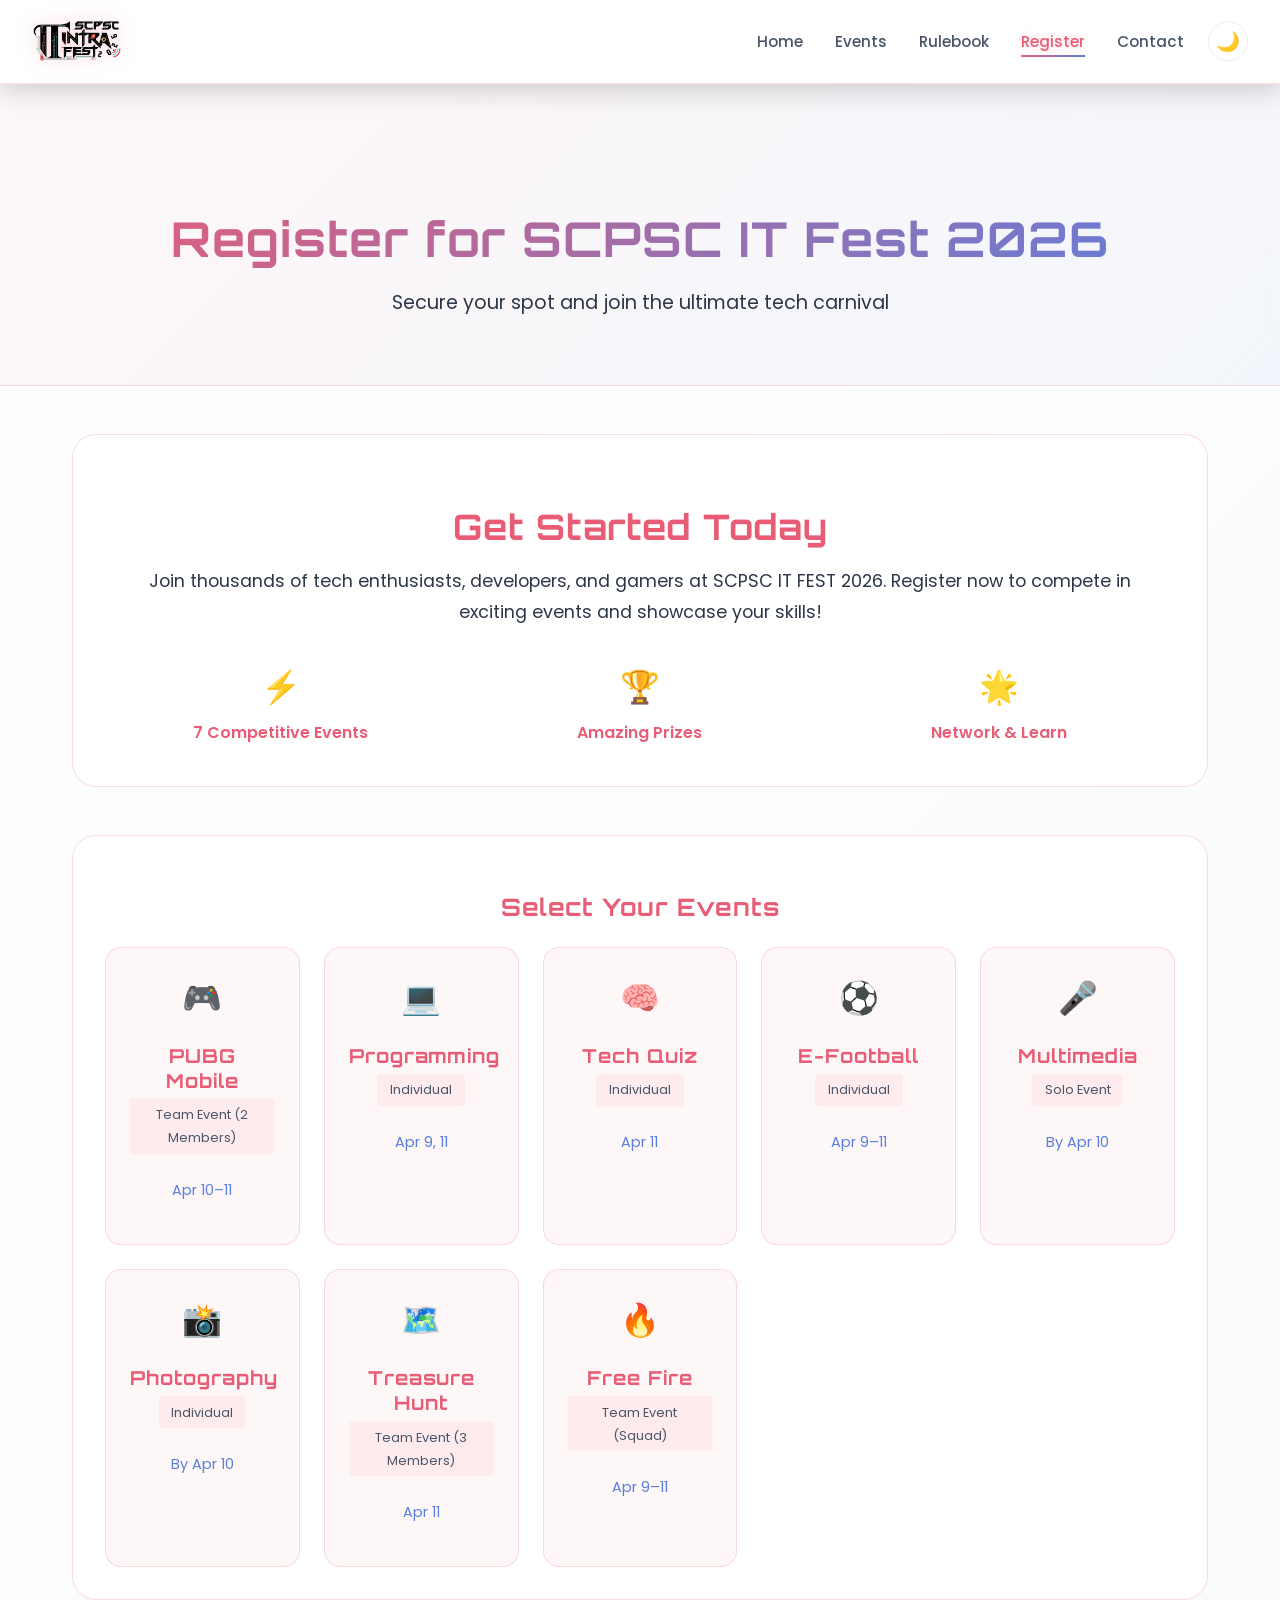
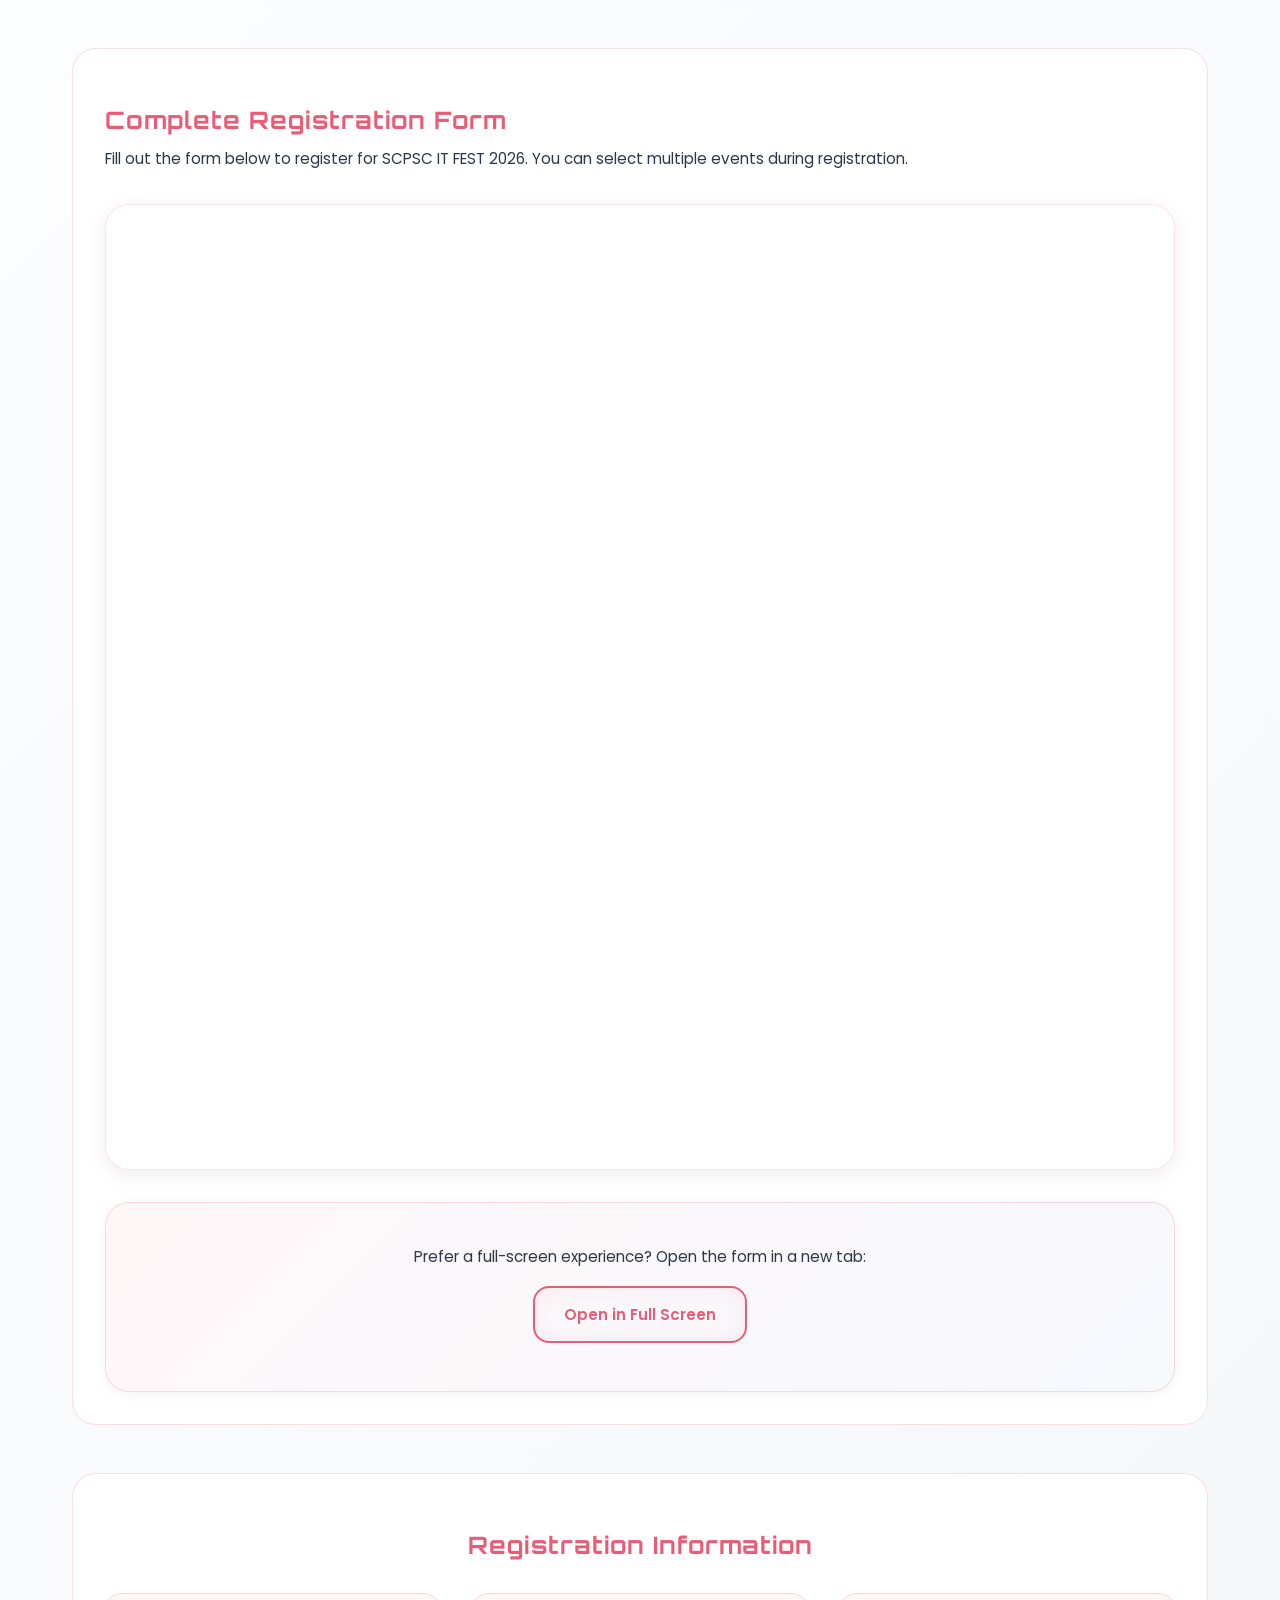
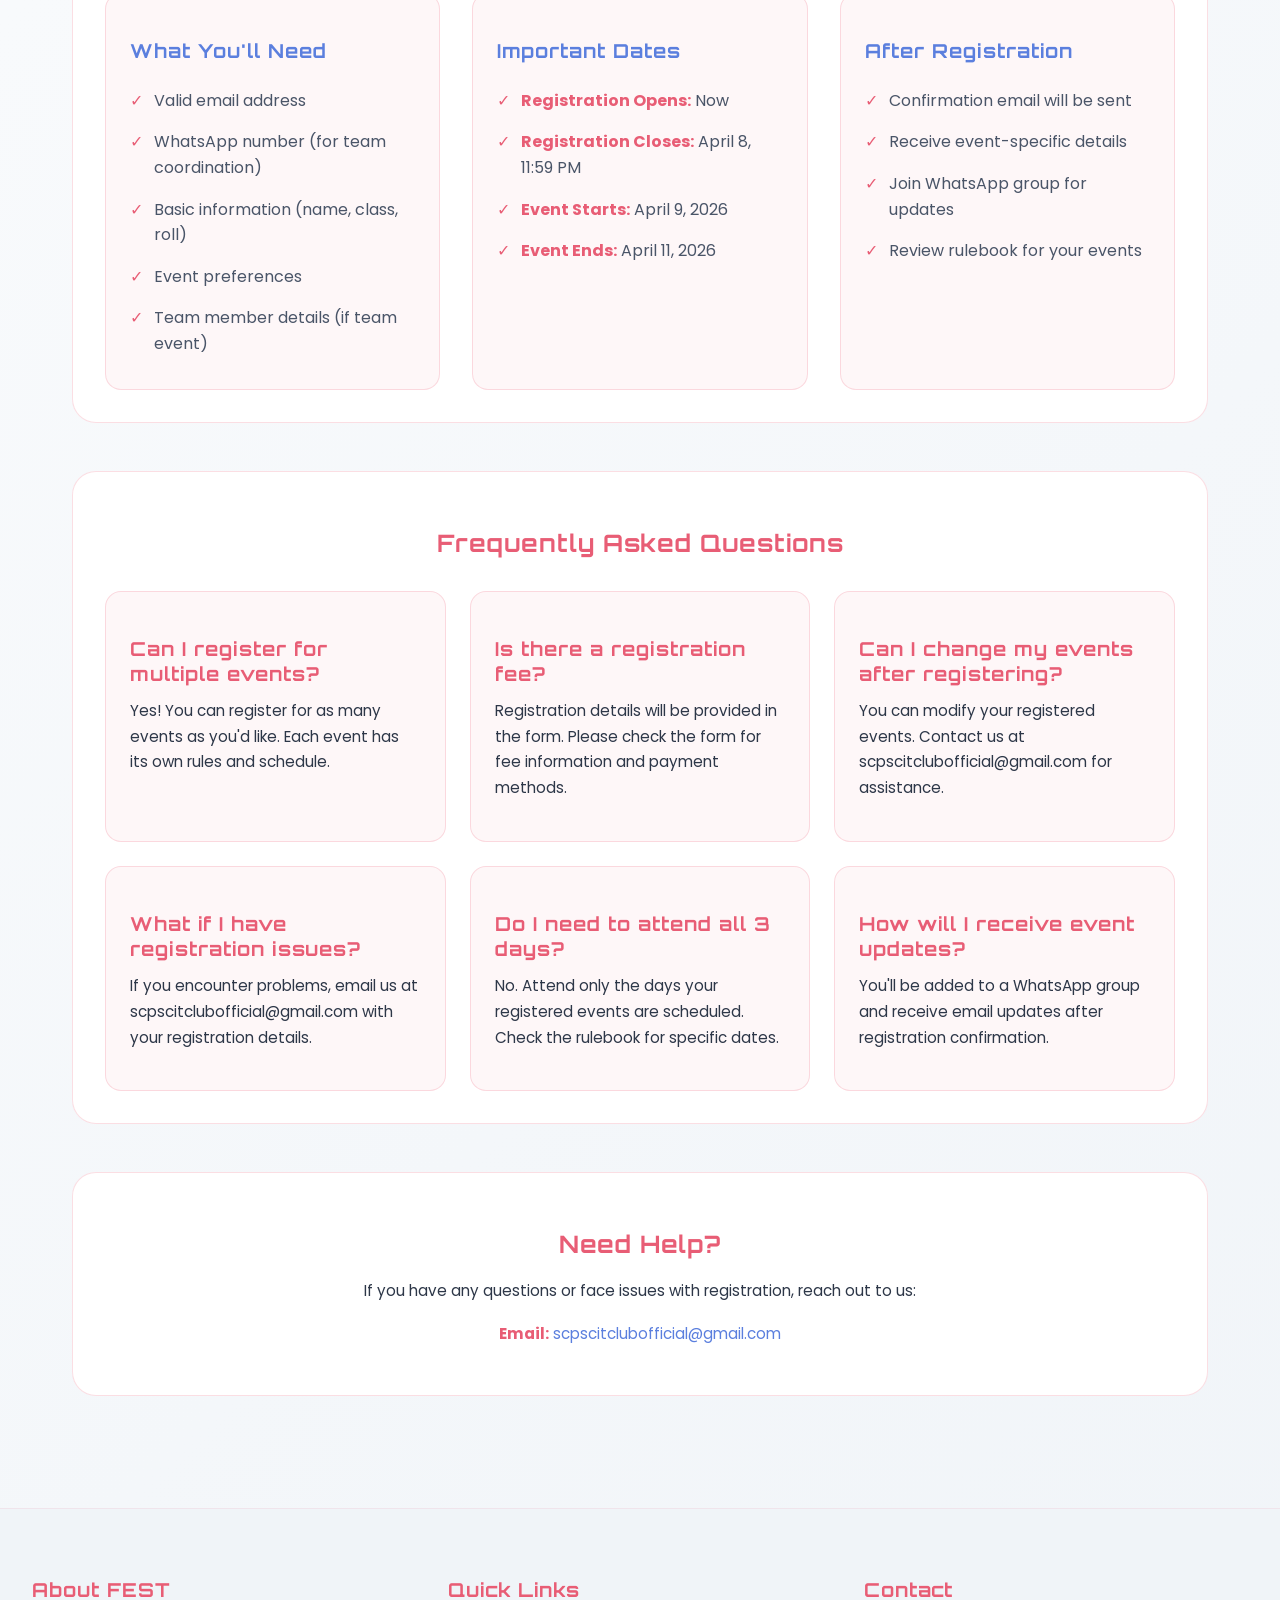
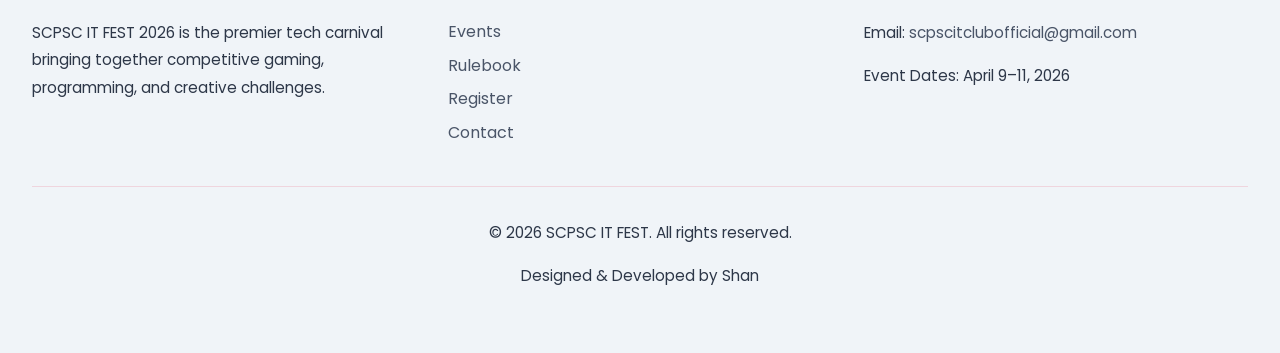
<file: register.html>
<!DOCTYPE html>
<html lang="en">
<head>
    <meta charset="UTF-8">
    <meta name="viewport" content="width=device-width, initial-scale=1.0">
    <title>Register - SCPSC IT FEST 2026</title>
    <link rel="icon" type="image/x-icon" href="festlogo.png">
    <link rel="preconnect" href="https://fonts.googleapis.com">
    <link rel="preconnect" href="https://fonts.gstatic.com" crossorigin>
    <link href="https://fonts.googleapis.com/css2?family=Orbitron:wght@400;700;900&family=Poppins:wght@300;400;500;600;700&display=swap" rel="stylesheet">
    <link rel="stylesheet" href="style-themes.css">
</head>
<body>
    <!-- Navigation Bar -->
    <nav class="navbar">
        <div class="nav-container">
            <a href="index.html" class="nav-logo-link" aria-label="Go to home page">
                <div class="nav-logo">
                    <img src="festlogo.png" alt="FEST 2026 Logo Dark" class="logo-img logo-dark">
                    <img src="logo2.png" alt="FEST 2026 Logo Light" class="logo-img logo-light">
                </div>
            </a>
            <ul class="nav-menu" id="navMenu">
                <li class="nav-item"><a href="index.html" class="nav-link">Home</a></li>
                <li class="nav-item"><a href="events.html" class="nav-link">Events</a></li>
                <li class="nav-item"><a href="rules.html" class="nav-link">Rulebook</a></li>
                <li class="nav-item"><a href="register.html" class="nav-link active">Register</a></li>
                <li class="nav-item"><a href="contact.html" class="nav-link">Contact</a></li>
            </ul>
            <button class="theme-toggle-btn" id="themeToggle" aria-label="Toggle theme">
                🌙
            </button>
            <div class="hamburger" id="hamburger">
                <span></span>
                <span></span>
                <span></span>
            </div>
        </div>
    </nav>

    <!-- Background Animation -->
    <div class="background-animation">
        <div class="glow-orb orb-1"></div>
        <div class="glow-orb orb-2"></div>
        <div class="glow-orb orb-3"></div>
    </div>

    <!-- Page Header -->
    <section class="page-header">
        <h1>Register for SCPSC IT Fest 2026</h1>
        <p>Secure your spot and join the ultimate tech carnival</p>
    </section>

    <!-- Register Section -->
    <section class="register-section">
        <div class="register-container">
            <!-- Introduction -->
            <div class="register-intro reveal-on-scroll">
                <h2>Get Started Today</h2>
                <p>
                    Join thousands of tech enthusiasts, developers, and gamers at SCPSC IT FEST 2026. 
                    Register now to compete in exciting events and showcase your skills!
                </p>
                <div class="highlight-features">
                    <div class="feature">
                        <span class="feature-icon">⚡</span>
                        <span>7 Competitive Events</span>
                    </div>
                    <div class="feature">
                        <span class="feature-icon">🏆</span>
                        <span>Amazing Prizes</span>
                    </div>
                    <div class="feature">
                        <span class="feature-icon">🌟</span>
                        <span>Network & Learn</span>
                    </div>
                </div>
            </div>

            <!-- Event Selection Cards -->
            <div class="event-selection reveal-on-scroll">
                <h3>Select Your Events</h3>
                <div class="event-selection-grid">
                    <div class="event-selection-card">
                        <div class="event-selection-icon">🎮</div>
                        <h4>PUBG Mobile</h4>
                        <p class="event-type">Team Event (2 Members)</p>
                        <p class="event-dates">Apr 10–11</p>
                    </div>
                    <div class="event-selection-card">
                        <div class="event-selection-icon">💻</div>
                        <h4>Programming</h4>
                        <p class="event-type">Individual</p>
                        <p class="event-dates">Apr 9, 11</p>
                    </div>
                    <div class="event-selection-card">
                        <div class="event-selection-icon">🧠</div>
                        <h4>Tech Quiz</h4>
                        <p class="event-type">Individual</p>
                        <p class="event-dates">Apr 11</p>
                    </div>
                    <div class="event-selection-card">
                        <div class="event-selection-icon">⚽</div>
                        <h4>E-Football</h4>
                        <p class="event-type">Individual</p>
                        <p class="event-dates">Apr 9–11</p>
                    </div>
                    <div class="event-selection-card">
                        <div class="event-selection-icon">🎤</div>
                        <h4>Multimedia</h4>
                        <p class="event-type">Solo Event</p>
                        <p class="event-dates">By Apr 10</p>
                    </div>
                    <div class="event-selection-card">
                        <div class="event-selection-icon">📸</div>
                        <h4>Photography</h4>
                        <p class="event-type">Individual</p>
                        <p class="event-dates">By Apr 10</p>
                    </div>
                    <div class="event-selection-card">
                        <div class="event-selection-icon">🗺️</div>
                        <h4>Treasure Hunt</h4>
                        <p class="event-type">Team Event (3 Members)</p>
                        <p class="event-dates">Apr 11</p>
                    </div>
                    <div class="event-selection-card">
                        <div class="event-selection-icon">🔥</div>
                        <h4>Free Fire</h4>
                        <p class="event-type">Team Event (Squad)</p>
                        <p class="event-dates">Apr 9–11</p>
                    </div>
                </div>
            </div>

            <!-- Google Form Embed -->
            <div class="form-container reveal-on-scroll">
                <h3>Complete Registration Form</h3>
                <p class="form-description">
                    Fill out the form below to register for SCPSC IT FEST 2026. 
                    You can select multiple events during registration.
                </p>
                
                <!-- Glass Container for Premium Form Embed -->
                <div class="glass-form-container premium-form">
                    <iframe 
                        src="https://docs.google.com/forms/d/1ZP6au1nwjzUR24tK9_2GN7AHHxuCObBS9CKNnqwDftk/viewform?embedded=true" 
                        width="100%" 
                        height="900" 
                        frameborder="0" 
                        marginheight="0" 
                        marginwidth="0" 
                        loading="lazy"
                        title="SCPSC IT FEST 2026 Registration Form"
                    >
                        Loading…
                    </iframe>
                </div>

                <!-- Premium Fallback Button -->
                <div class="form-fallback premium-fallback">
                    <p>Prefer a full-screen experience? Open the form in a new tab:</p>
                    <a href="https://docs.google.com/forms/d/1ZP6au1nwjzUR24tK9_2GN7AHHxuCObBS9CKNnqwDftk/viewform?usp=sf_link" target="_blank" class="btn btn-secondary">
                        Open in Full Screen
                    </a>
                </div>
            </div>

            <!-- Registration Info -->
            <div class="registration-info reveal-on-scroll">
                <h3>Registration Information</h3>
                <div class="info-grid">
                    <div class="info-card">
                        <h4>What You'll Need</h4>
                        <ul>
                            <li>Valid email address</li>
                            <li>WhatsApp number (for team coordination)</li>
                            <li>Basic information (name, class, roll)</li>
                            <li>Event preferences</li>
                            <li>Team member details (if team event)</li>
                        </ul>
                    </div>
                    <div class="info-card">
                        <h4>Important Dates</h4>
                        <ul>
                            <li><strong>Registration Opens:</strong> Now</li>
                            <li><strong>Registration Closes:</strong> April 8, 11:59 PM</li>
                            <li><strong>Event Starts:</strong> April 9, 2026</li>
                            <li><strong>Event Ends:</strong> April 11, 2026</li>
                        </ul>
                    </div>
                    <div class="info-card">
                        <h4>After Registration</h4>
                        <ul>
                            <li>Confirmation email will be sent</li>
                            <li>Receive event-specific details</li>
                            <li>Join WhatsApp group for updates</li>
                            <li>Review rulebook for your events</li>
                        </ul>
                    </div>
                </div>
            </div>

            <!-- FAQ Section -->
            <div class="faq-section reveal-on-scroll">
                <h3>Frequently Asked Questions</h3>
                <div class="faq-grid">
                    <div class="faq-item">
                        <h4>Can I register for multiple events?</h4>
                        <p>Yes! You can register for as many events as you'd like. Each event has its own rules and schedule.</p>
                    </div>
                    <div class="faq-item">
                        <h4>Is there a registration fee?</h4>
                        <p>Registration details will be provided in the form. Please check the form for fee information and payment methods.</p>
                    </div>
                    <div class="faq-item">
                        <h4>Can I change my events after registering?</h4>
                        <p>You can modify your registered events. Contact us at scpscitclubofficial@gmail.com for assistance.</p>
                    </div>
                    <div class="faq-item">
                        <h4>What if I have registration issues?</h4>
                        <p>If you encounter problems, email us at scpscitclubofficial@gmail.com with your registration details.</p>
                    </div>
                    <div class="faq-item">
                        <h4>Do I need to attend all 3 days?</h4>
                        <p>No. Attend only the days your registered events are scheduled. Check the rulebook for specific dates.</p>
                    </div>
                    <div class="faq-item">
                        <h4>How will I receive event updates?</h4>
                        <p>You'll be added to a WhatsApp group and receive email updates after registration confirmation.</p>
                    </div>
                </div>
            </div>

            <!-- Contact Info -->
            <div class="contact-info-register reveal-on-scroll">
                <h3>Need Help?</h3>
                <p>If you have any questions or face issues with registration, reach out to us:</p>
                <div class="contact-details">
                    <p>
                        <strong>Email:</strong> 
                        <a href="mailto:scpscitclubofficial@gmail.com">scpscitclubofficial@gmail.com</a>
                    </p>
                </div>
            </div>
        </div>
    </section>

    <!-- Footer -->
    <footer class="footer">
        <div class="footer-content">
            <div class="footer-section">
                <h4>About FEST</h4>
                <p>SCPSC IT FEST 2026 is the premier tech carnival bringing together competitive gaming, programming, and creative challenges.</p>
            </div>
            <div class="footer-section">
                <h4>Quick Links</h4>
                <ul>
                    <li><a href="events.html">Events</a></li>
                    <li><a href="rules.html">Rulebook</a></li>
                    <li><a href="register.html">Register</a></li>
                    <li><a href="contact.html">Contact</a></li>
                </ul>
            </div>
            <div class="footer-section">
                <h4>Contact</h4>
                <p>Email: <a href="mailto:scpscitclubofficial@gmail.com">scpscitclubofficial@gmail.com</a></p>
                <p>Event Dates: April 9–11, 2026</p>
            </div>
        </div>
        <div class="footer-bottom">
            <p>&copy; 2026 SCPSC IT FEST. All rights reserved.</p>
            <p>Designed & Developed by Shan</p>
        </div>
    </footer>

    <script src="script.js"></script>
</body>
</html>
</file>
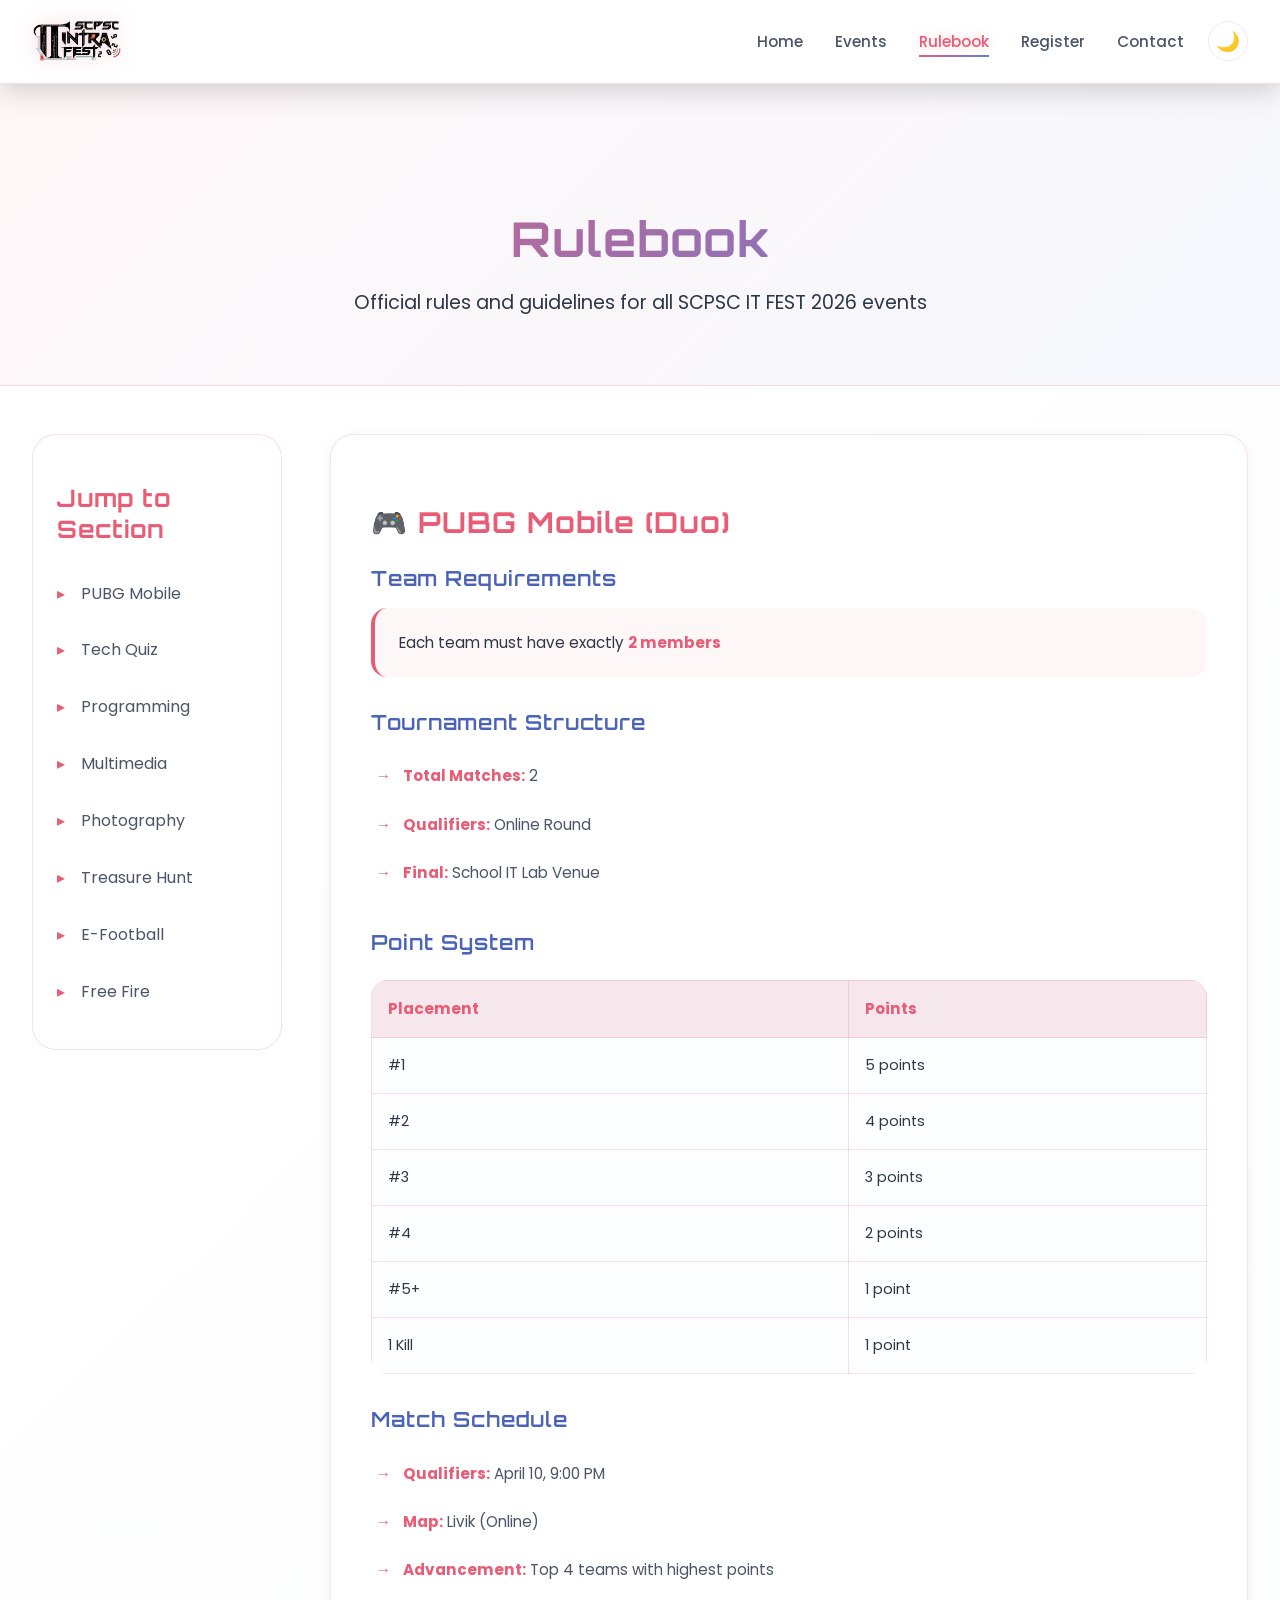
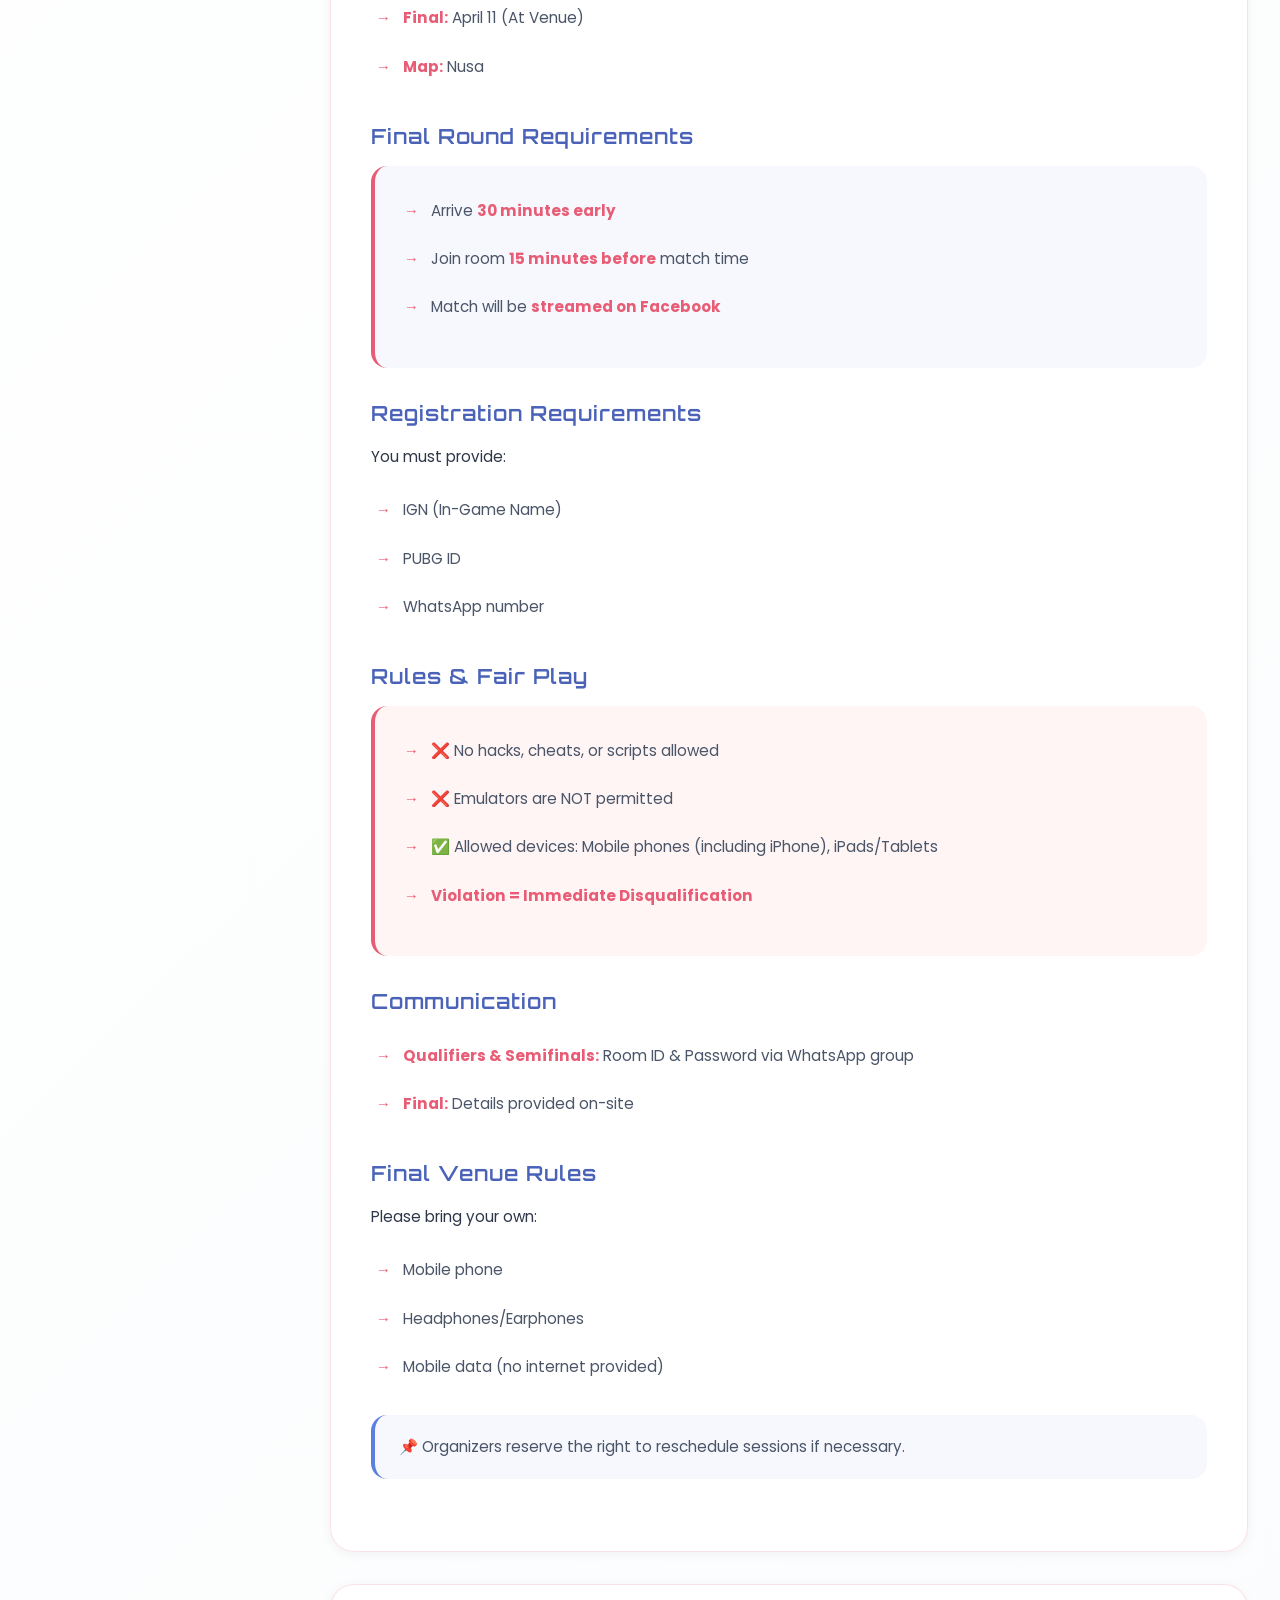
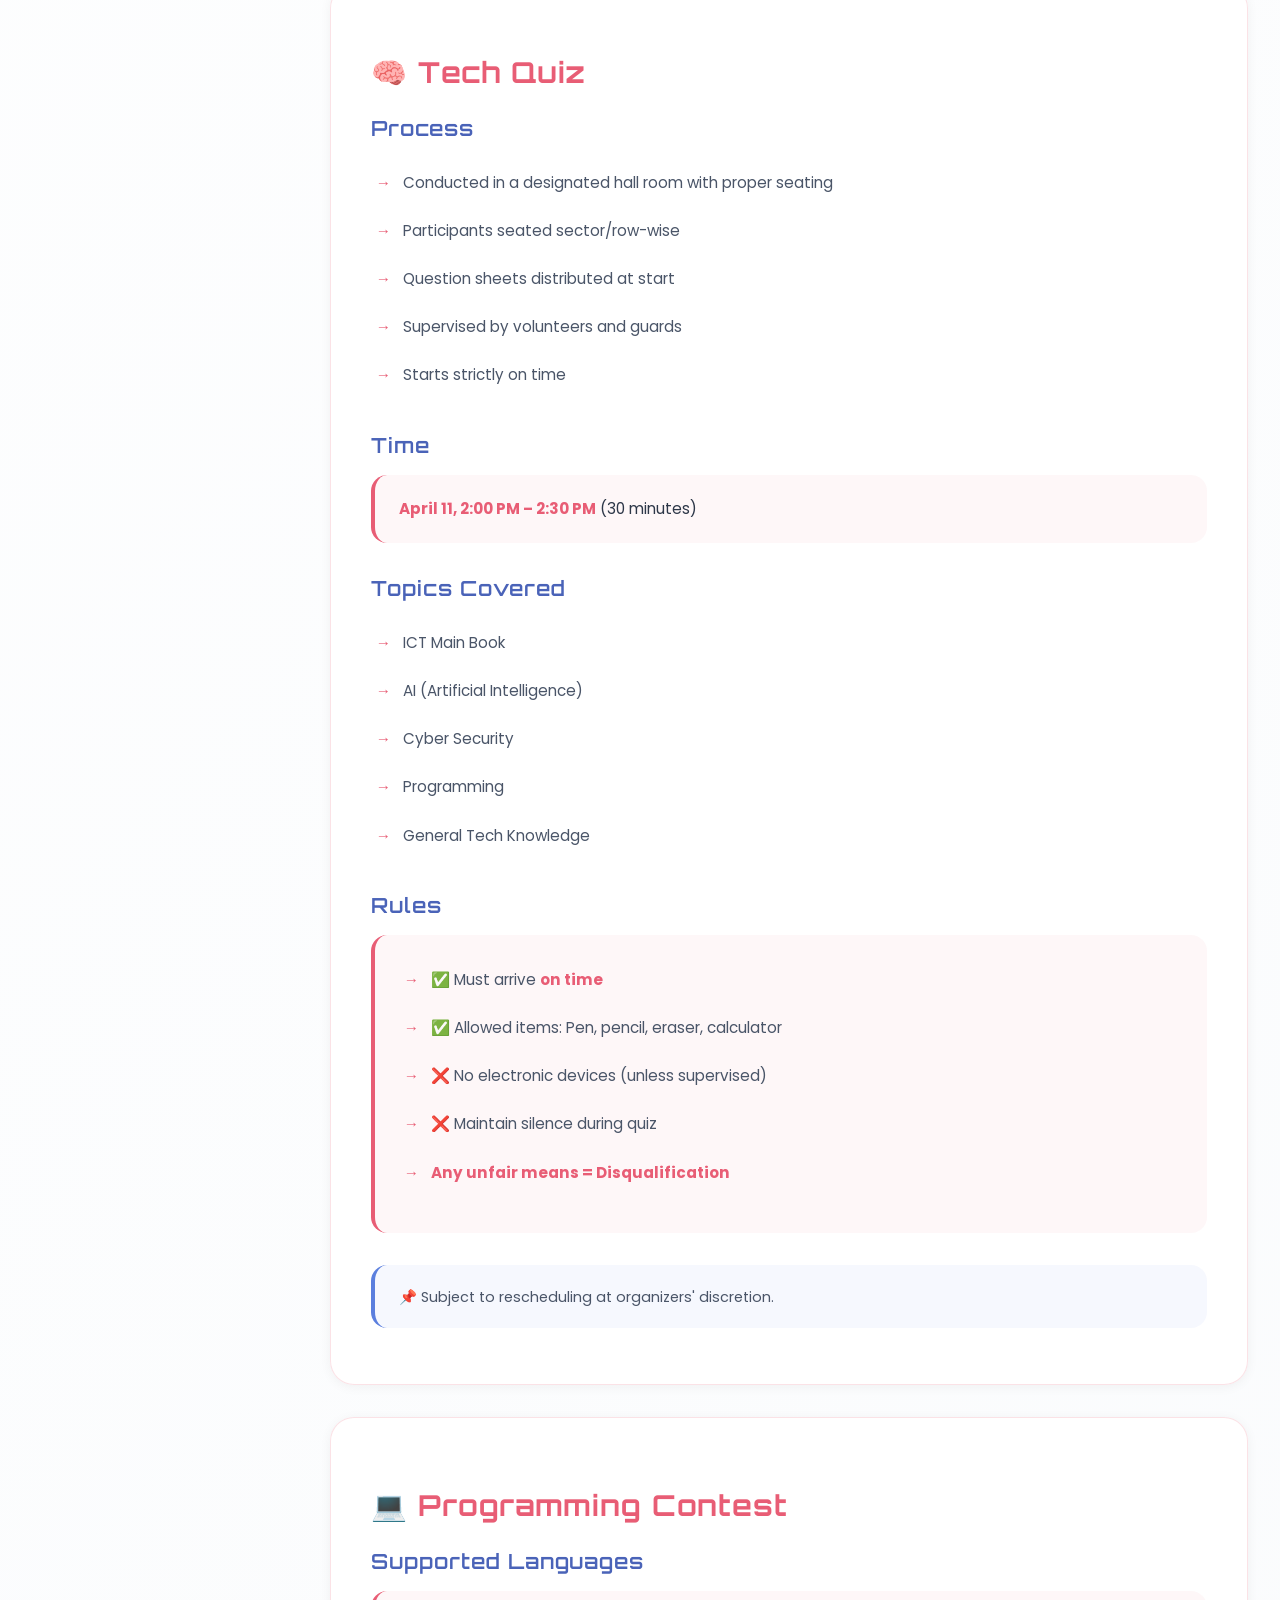
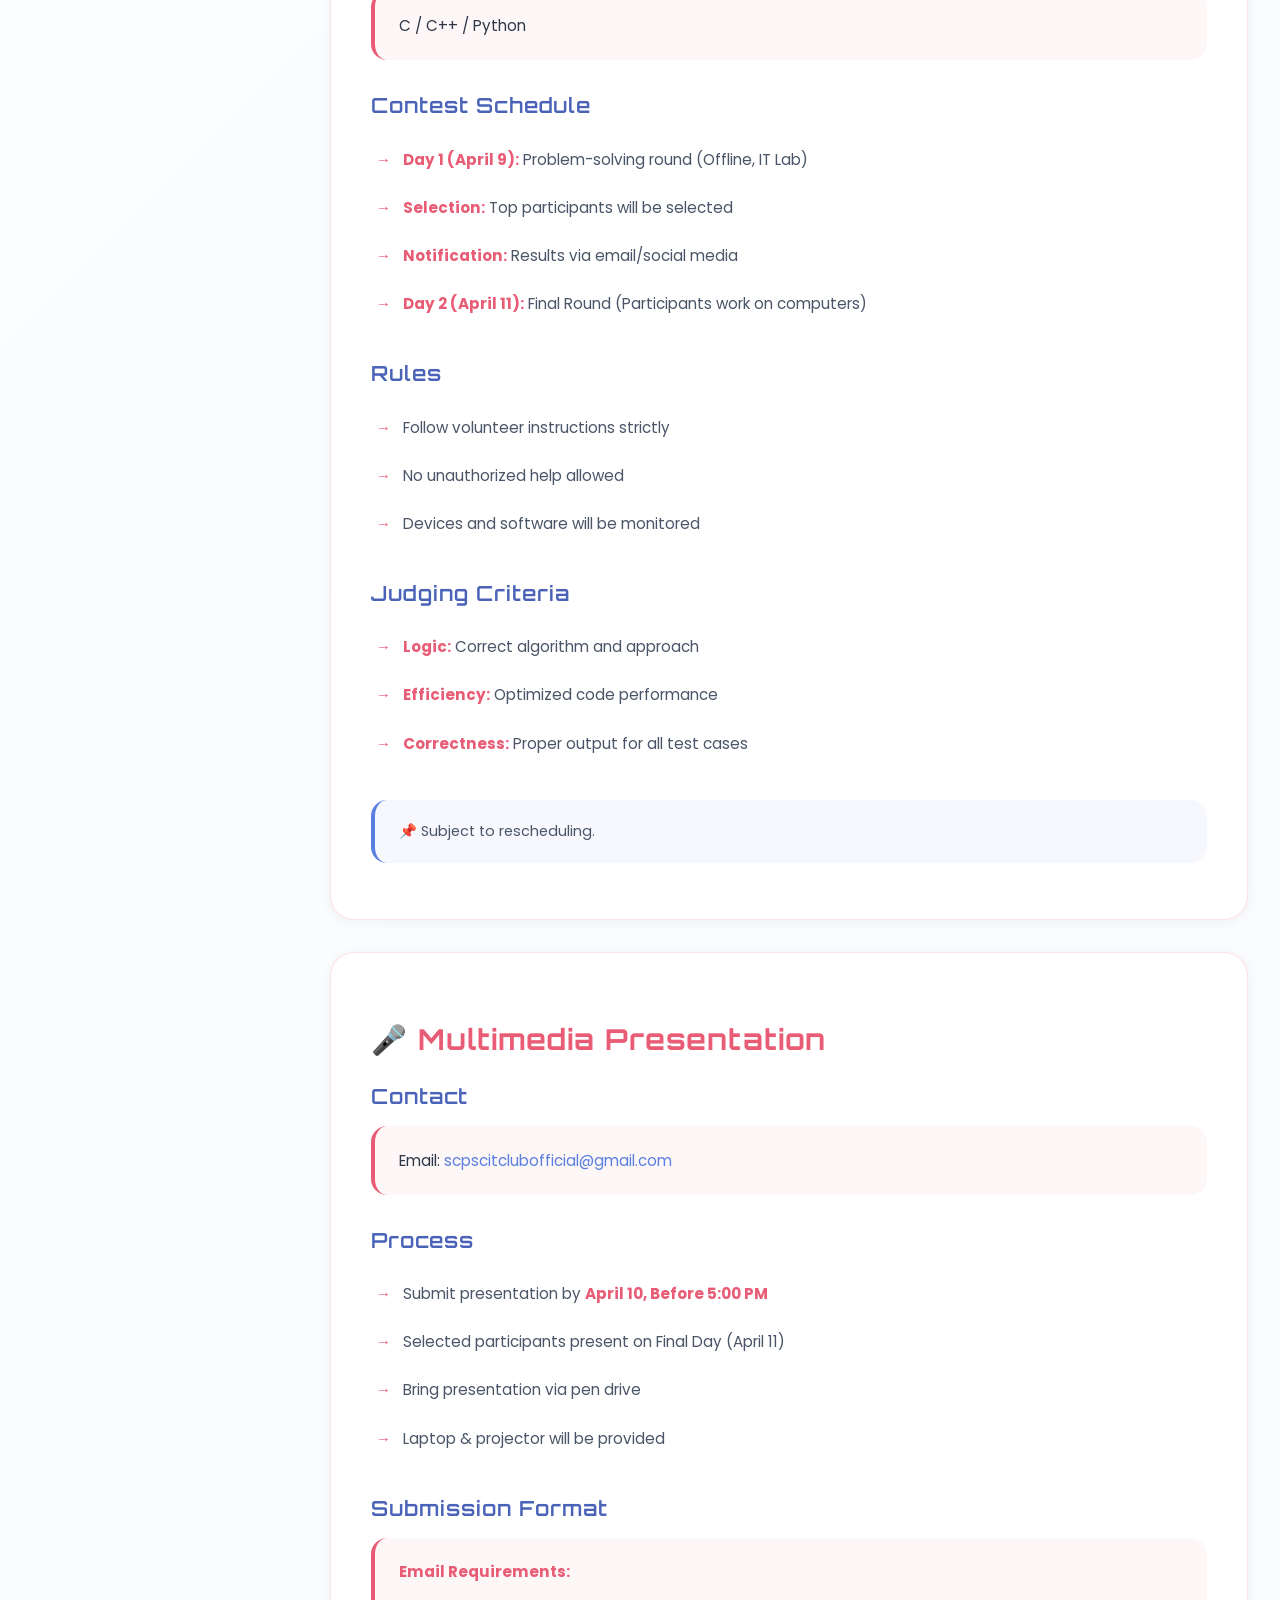
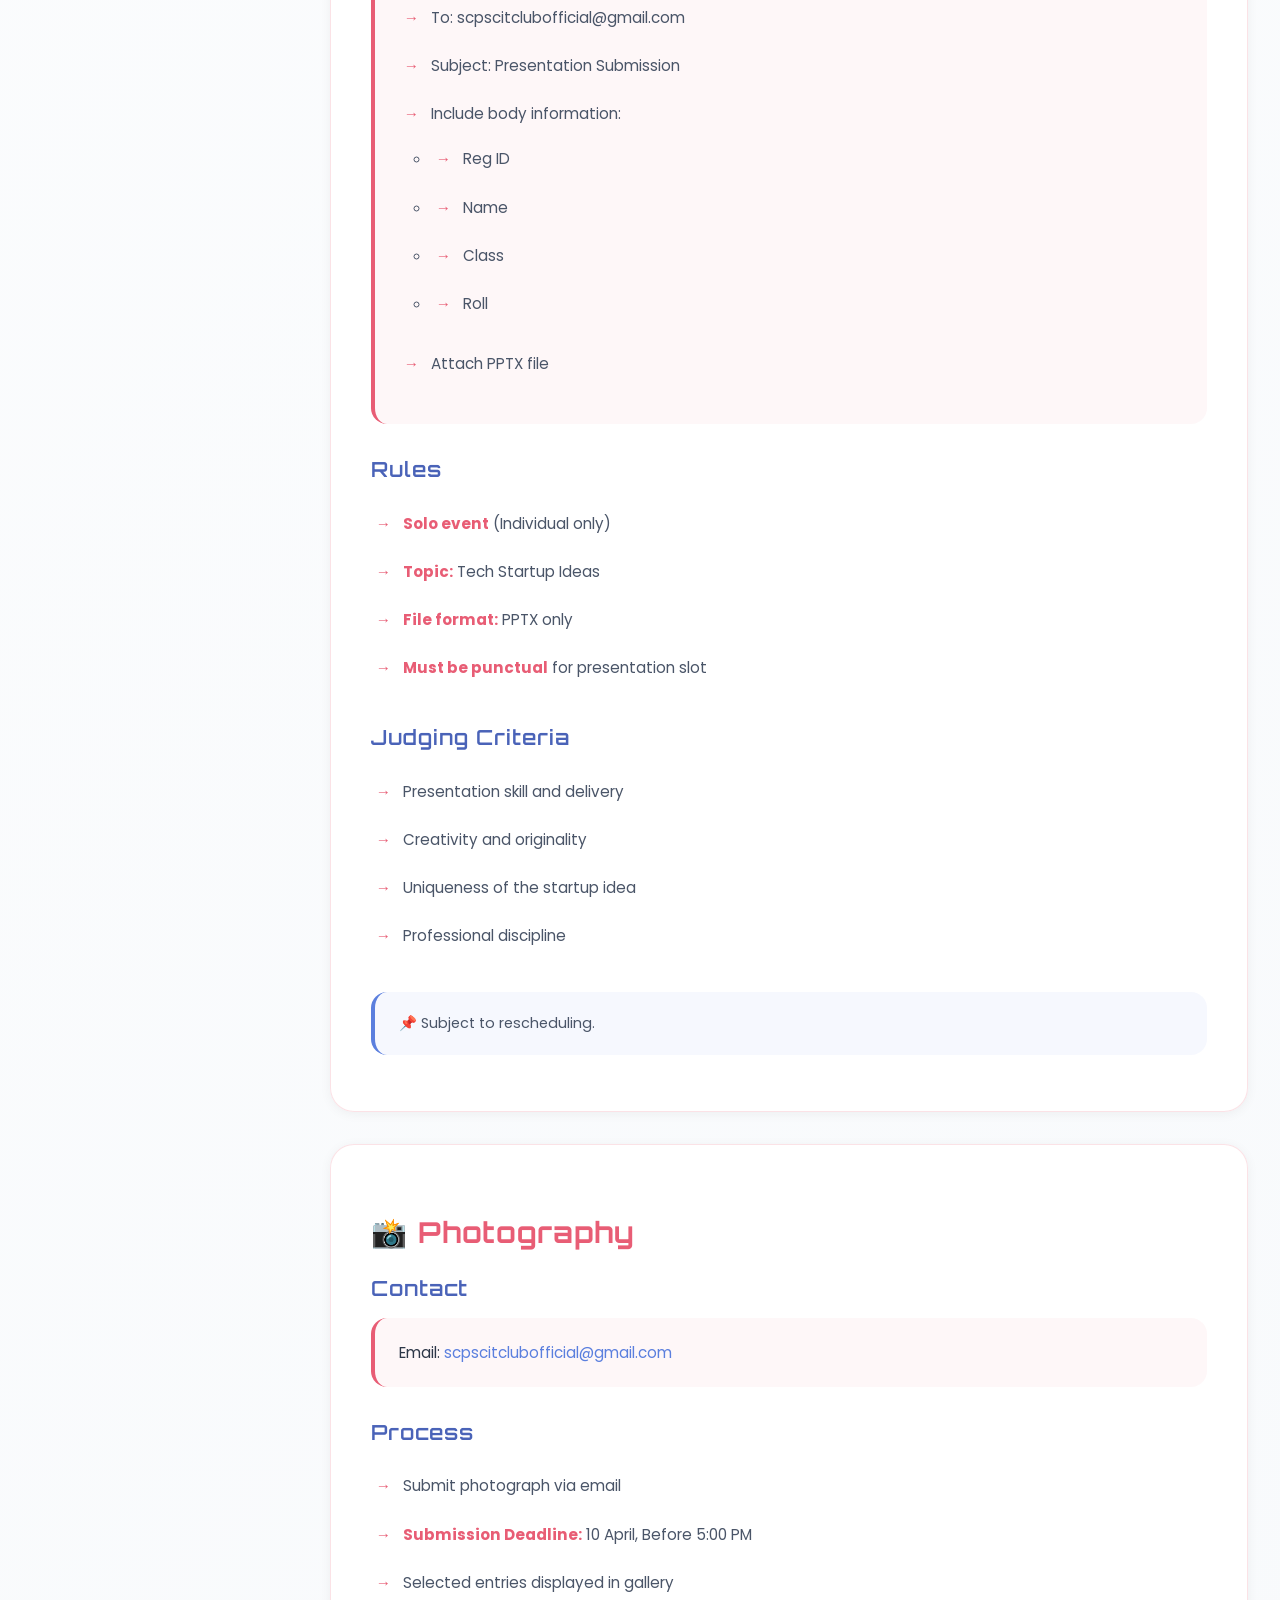
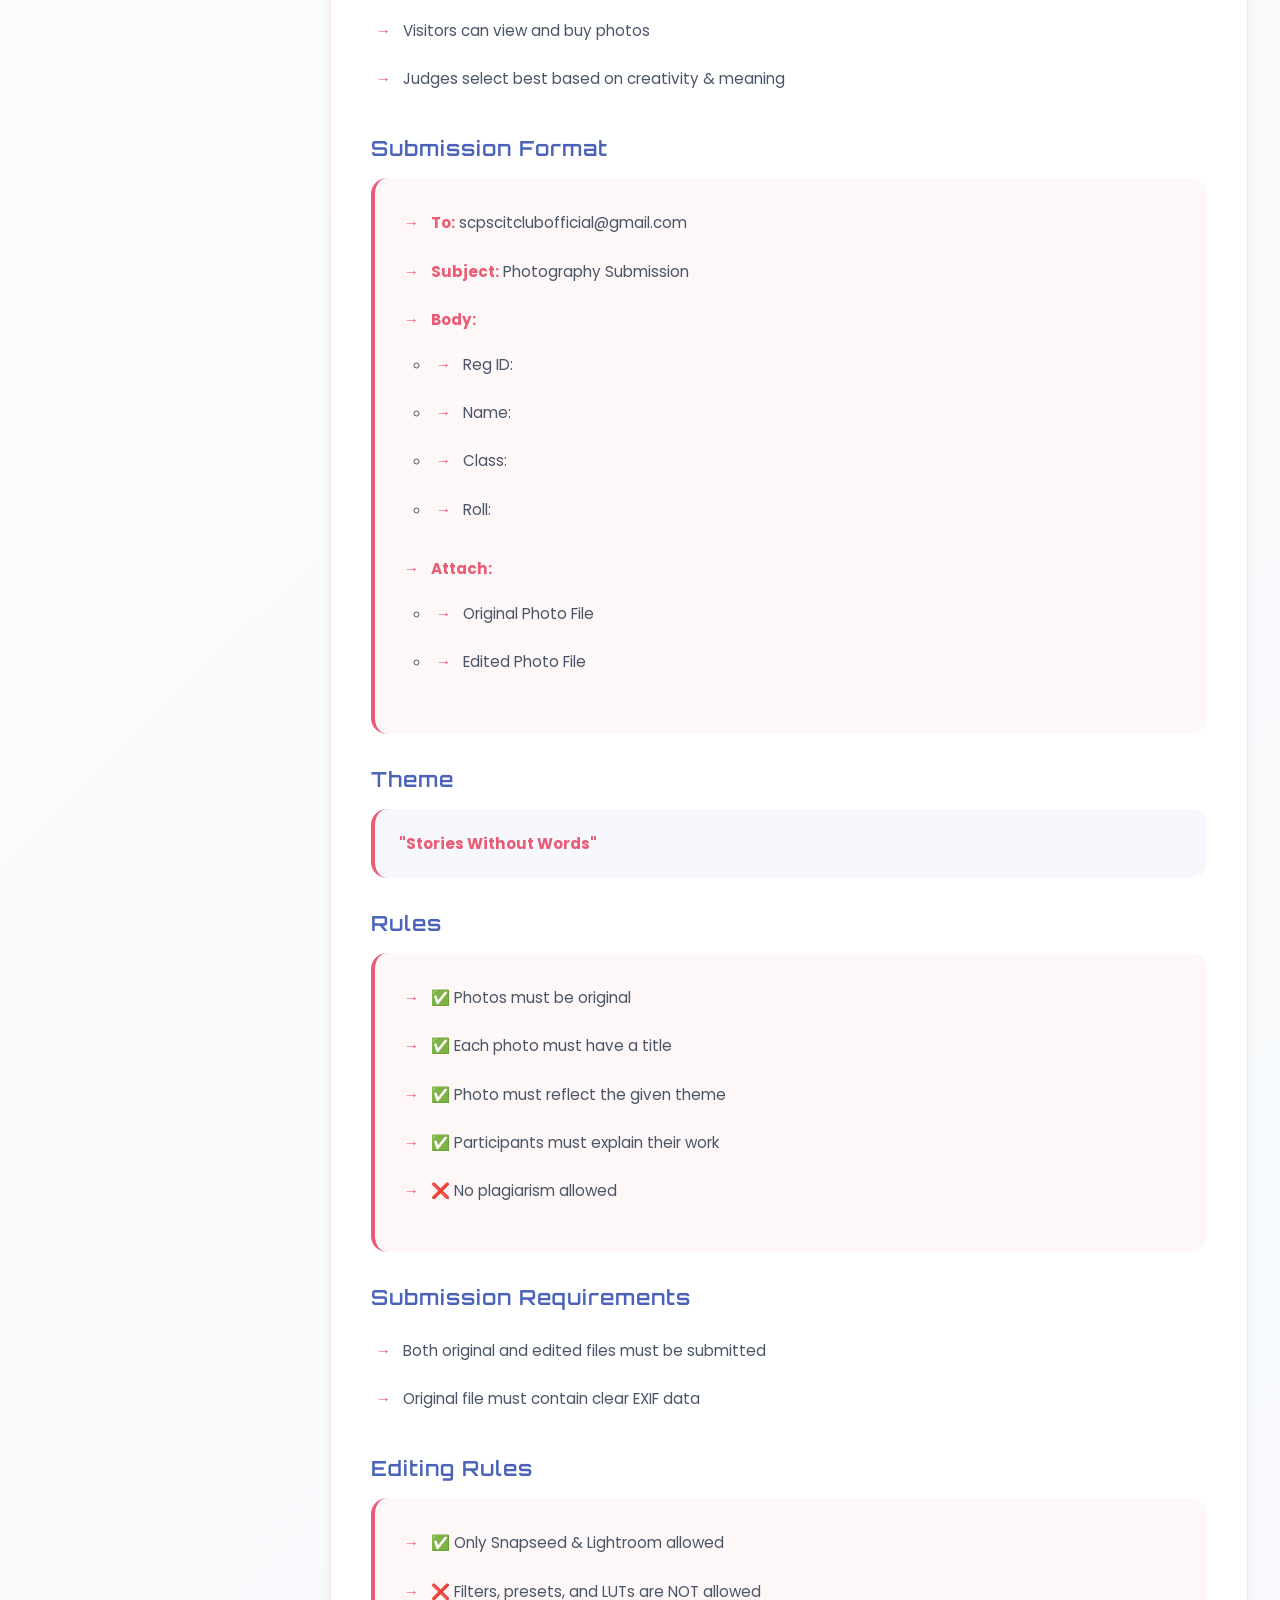
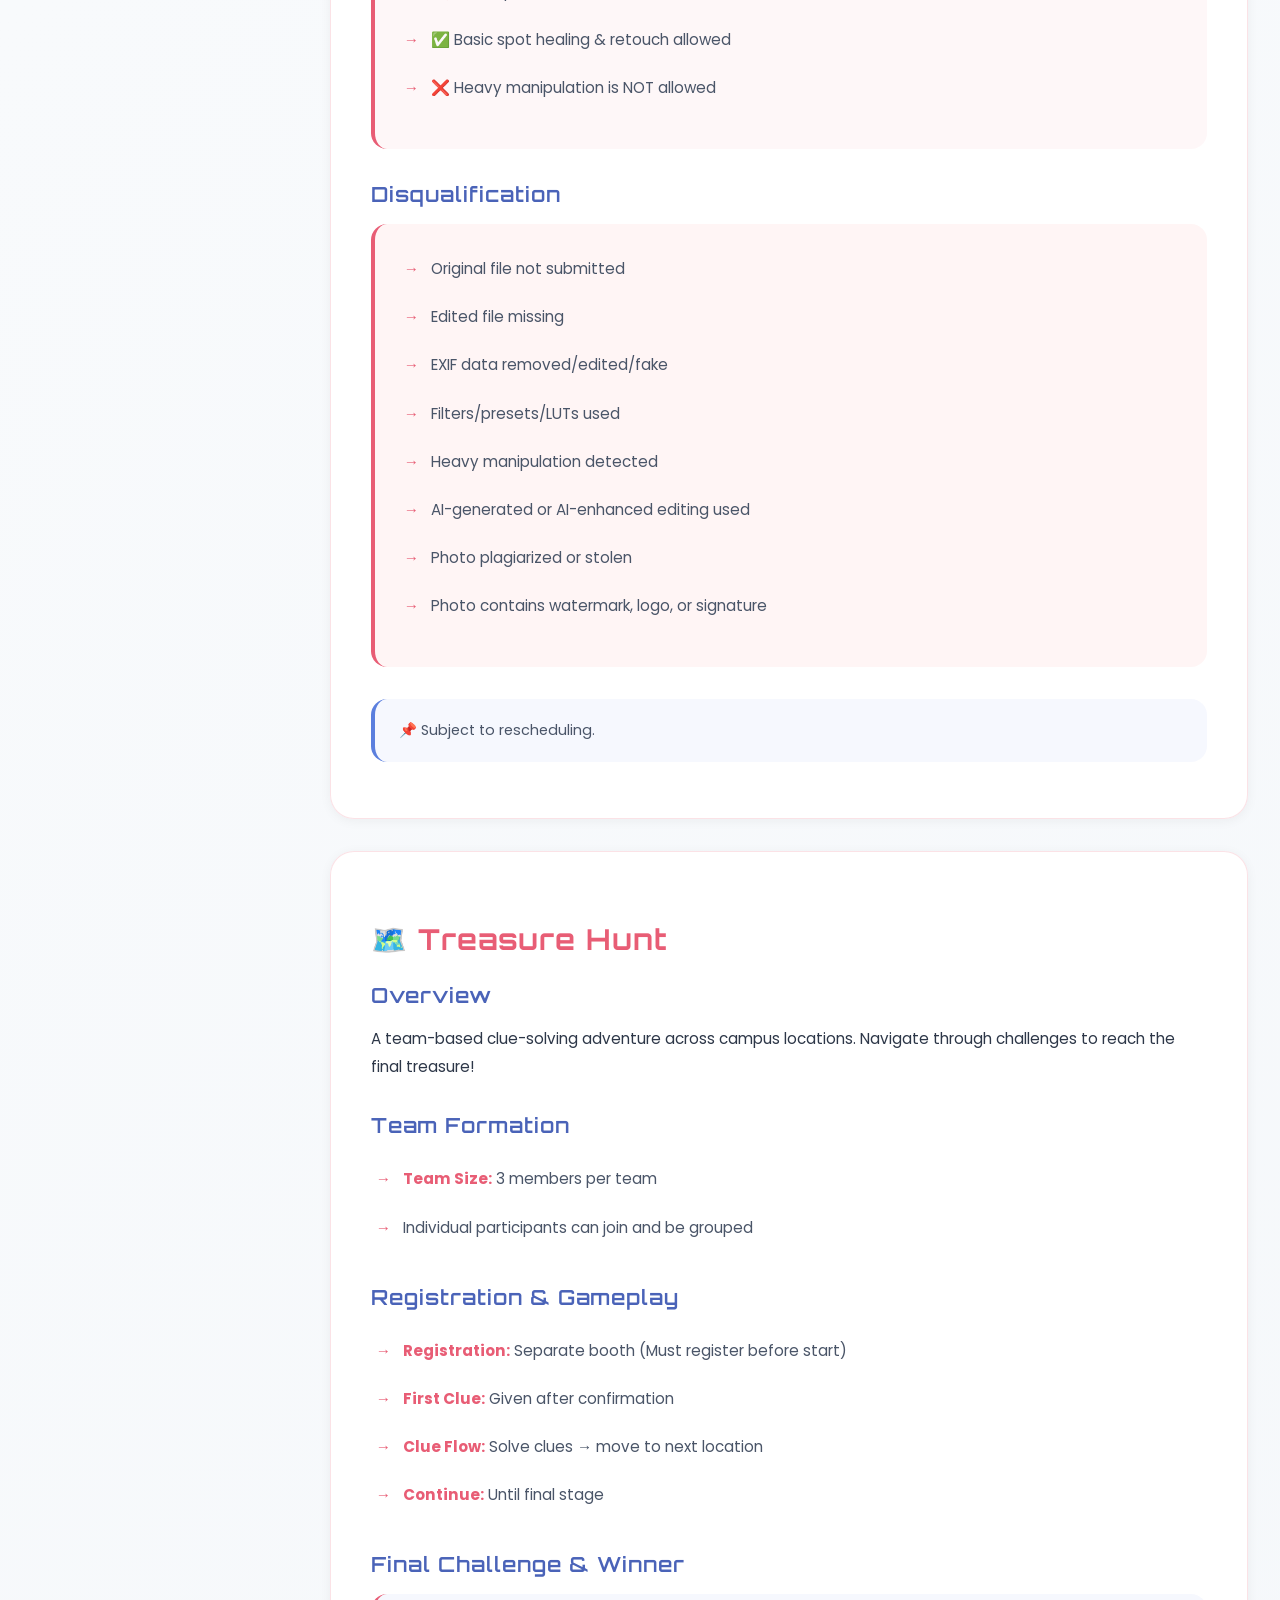
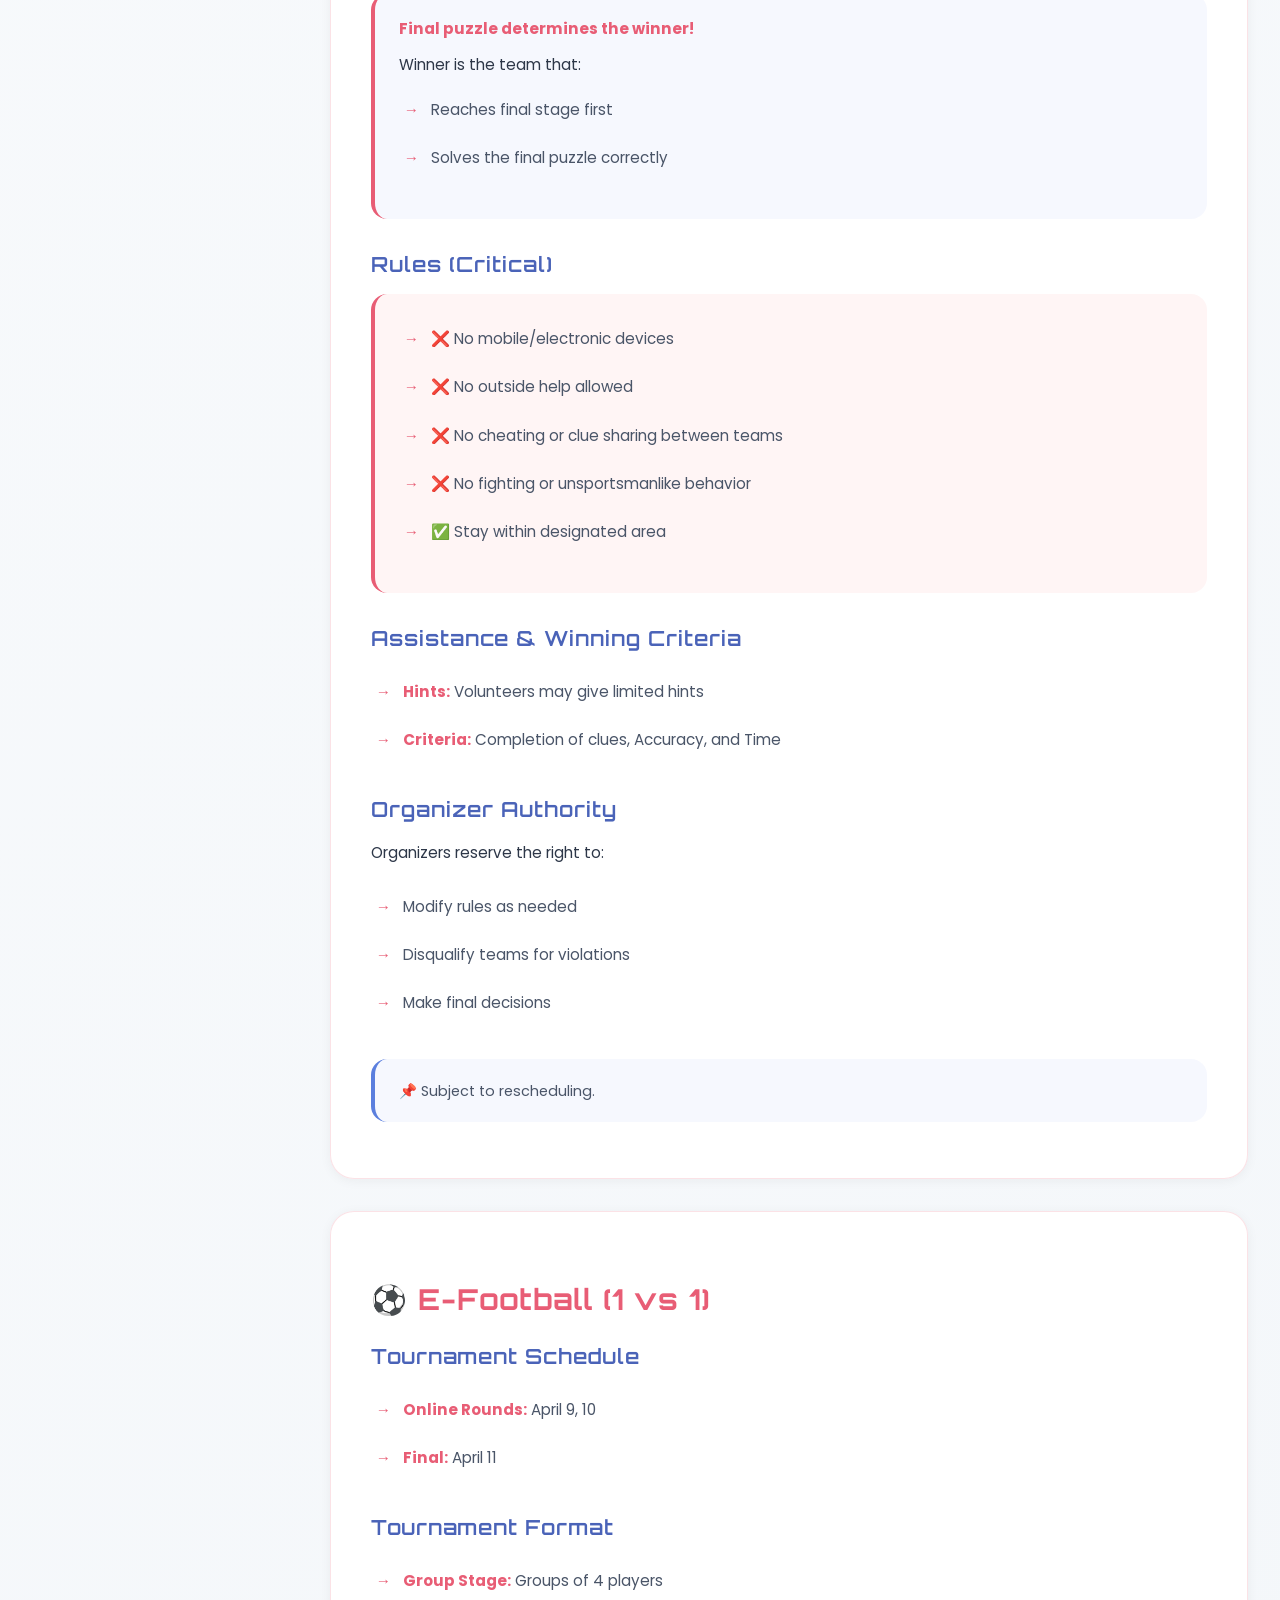
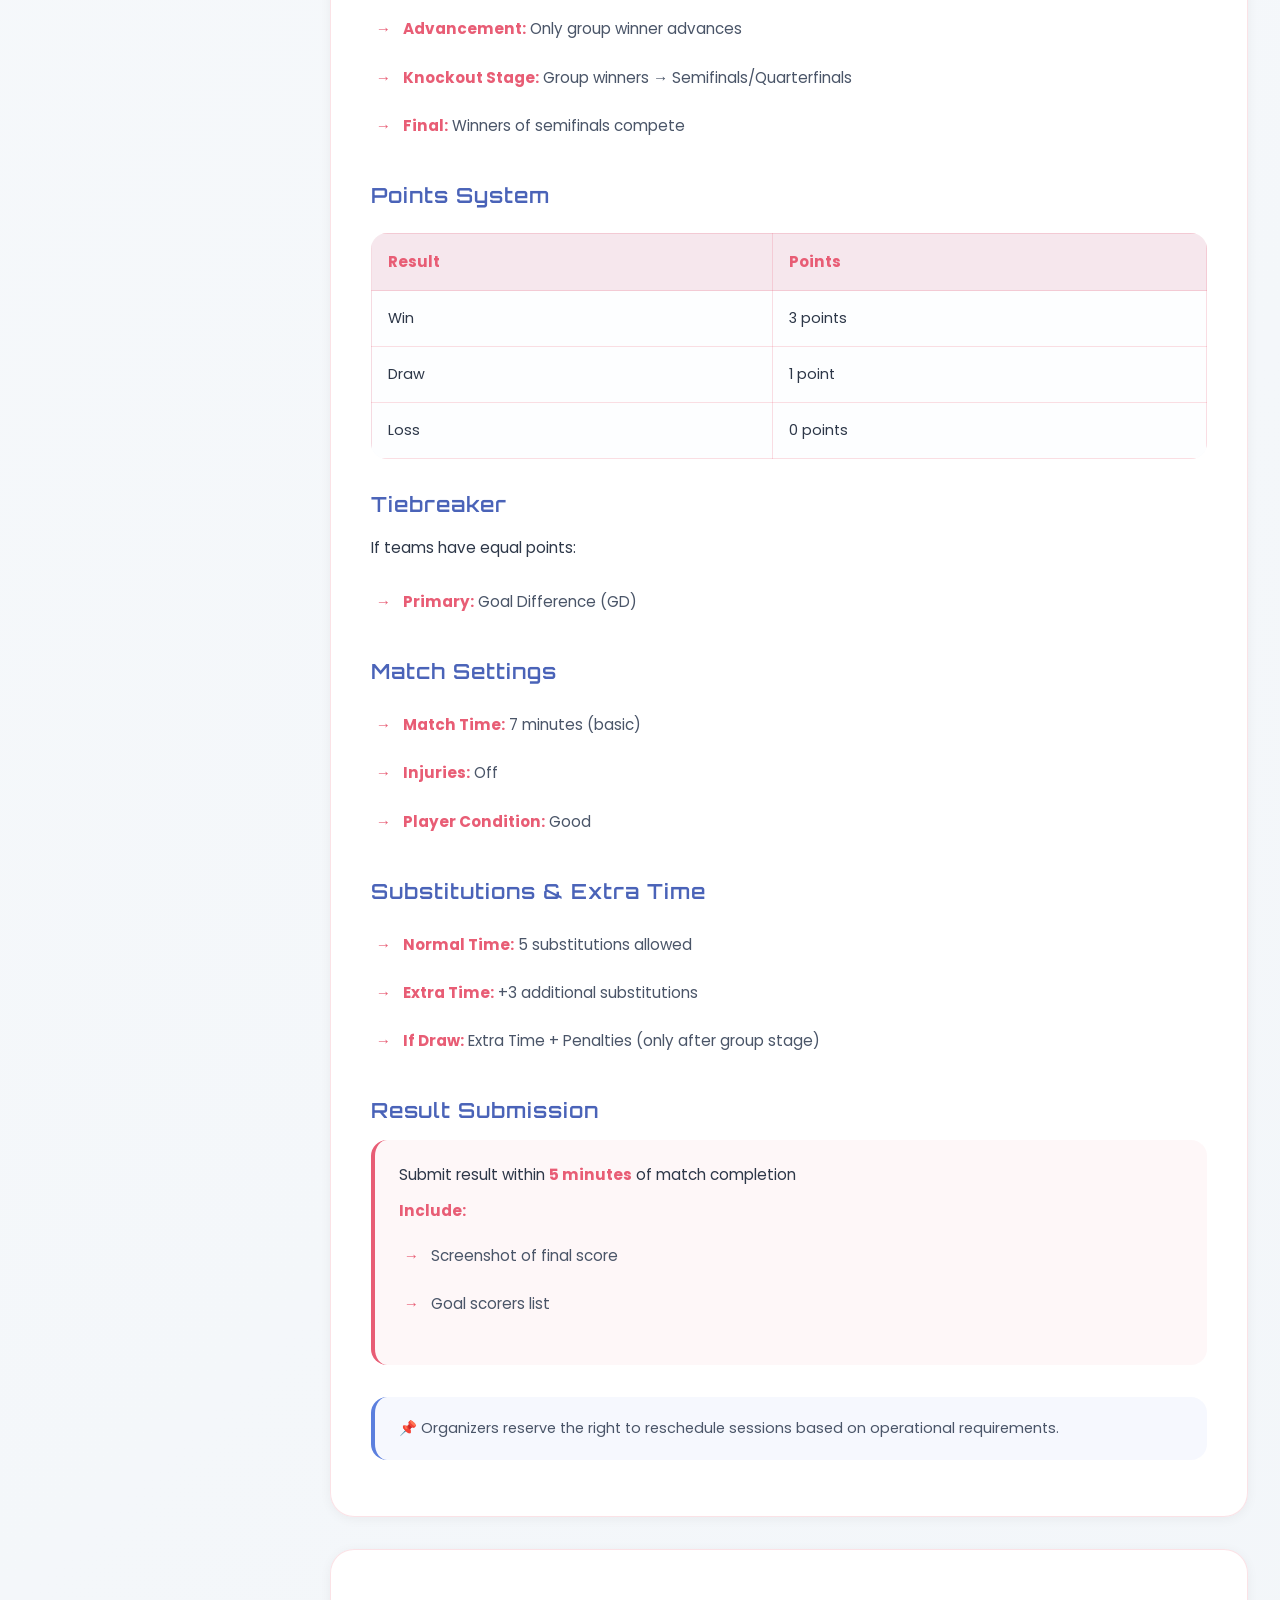
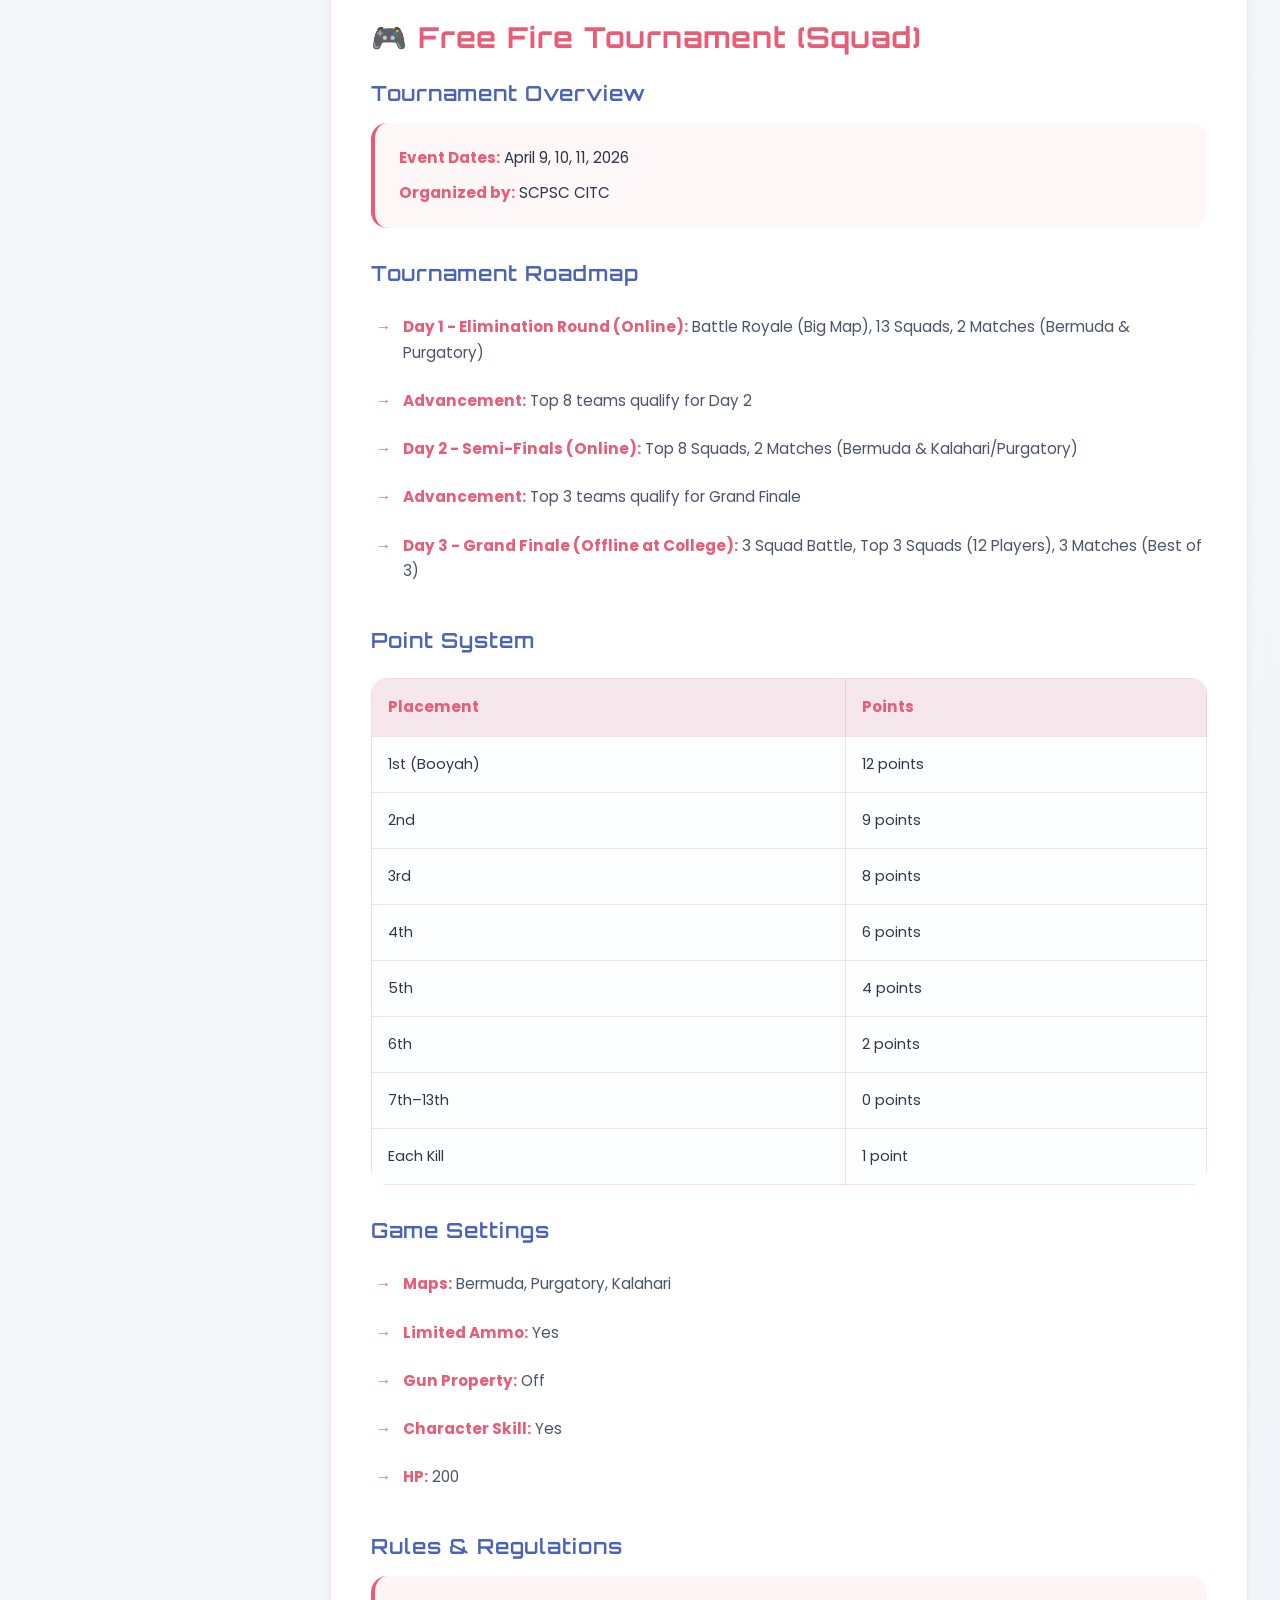
<file: rules.html>
<!DOCTYPE html>
<html lang="en">
<head>
    <meta charset="UTF-8">
    <meta name="viewport" content="width=device-width, initial-scale=1.0">
    <title>Rulebook - SCPSC IT FEST 2026</title>
    <link rel="icon" type="image/x-icon" href="festlogo.png">
    <link rel="preconnect" href="https://fonts.googleapis.com">
    <link rel="preconnect" href="https://fonts.gstatic.com" crossorigin>
    <link href="https://fonts.googleapis.com/css2?family=Orbitron:wght@400;700;900&family=Poppins:wght@300;400;500;600;700&display=swap" rel="stylesheet">
    <link rel="stylesheet" href="style-themes.css">
</head>
<body>
    <!-- Navigation Bar -->
    <nav class="navbar">
        <div class="nav-container">
            <a href="index.html" class="nav-logo-link" aria-label="Go to home page">
                <div class="nav-logo">
                    <img src="festlogo.png" alt="FEST 2026 Logo Dark" class="logo-img logo-dark">
                    <img src="logo2.png" alt="FEST 2026 Logo Light" class="logo-img logo-light">
                </div>
            </a>
            <ul class="nav-menu" id="navMenu">
                <li class="nav-item"><a href="index.html" class="nav-link">Home</a></li>
                <li class="nav-item"><a href="events.html" class="nav-link">Events</a></li>
                <li class="nav-item"><a href="rules.html" class="nav-link active">Rulebook</a></li>
                <li class="nav-item"><a href="register.html" class="nav-link">Register</a></li>
                <li class="nav-item"><a href="contact.html" class="nav-link">Contact</a></li>
            </ul>
            <button class="theme-toggle-btn" id="themeToggle" aria-label="Toggle theme">
                🌙
            </button>
            <div class="hamburger" id="hamburger">
                <span></span>
                <span></span>
                <span></span>
            </div>
        </div>
    </nav>

    <!-- Background Animation -->
    <div class="background-animation">
        <div class="glow-orb orb-1"></div>
        <div class="glow-orb orb-2"></div>
        <div class="glow-orb orb-3"></div>
    </div>

    <!-- Page Header -->
    <section class="page-header">
        <h1>Rulebook</h1>
        <p>Official rules and guidelines for all SCPSC IT FEST 2026 events</p>
    </section>

    <!-- Rulebook Container -->
    <section class="rulebook-section">
        <div class="rulebook-container">
            <!-- Sidebar Navigation -->
            <aside class="rulebook-sidebar reveal-on-scroll">
                <h3>Jump to Section</h3>
                <ul class="sidebar-links">
                    <li><a href="#pubg" class="sidebar-link">PUBG Mobile</a></li>
                    <li><a href="#quiz" class="sidebar-link">Tech Quiz</a></li>
                    <li><a href="#programming" class="sidebar-link">Programming</a></li>
                    <li><a href="#multimedia" class="sidebar-link">Multimedia</a></li>
                    <li><a href="#photography" class="sidebar-link">Photography</a></li>
                    <li><a href="#treasure" class="sidebar-link">Treasure Hunt</a></li>
                    <li><a href="#football" class="sidebar-link">E-Football</a></li>
                    <li><a href="#freefire" class="sidebar-link">Free Fire</a></li>
                </ul>
            </aside>

            <!-- Main Content -->
            <main class="rulebook-content">
                
                <!-- PUBG Mobile Section -->
                <article class="rule-section reveal-on-scroll" id="pubg">
                    <div class="section-header">
                        <h2>🎮 PUBG Mobile (Duo)</h2>
                    </div>

                    <div class="rule-subsection">
                        <h3>Team Requirements</h3>
                        <div class="rule-box">
                            <p>Each team must have exactly <strong>2 members</strong></p>
                        </div>
                    </div>

                    <div class="rule-subsection">
                        <h3>Tournament Structure</h3>
                        <ul class="rule-list">
                            <li><strong>Total Matches:</strong> 2</li>
                            <li><strong>Qualifiers:</strong> Online Round</li>
                            <li><strong>Final:</strong> School IT Lab Venue</li>
                        </ul>
                    </div>

                    <div class="rule-subsection">
                        <h3>Point System</h3>
                        <div class="rule-table">
                            <table>
                                <thead>
                                    <tr>
                                        <th>Placement</th>
                                        <th>Points</th>
                                    </tr>
                                </thead>
                                <tbody>
                                    <tr><td>#1</td><td>5 points</td></tr>
                                    <tr><td>#2</td><td>4 points</td></tr>
                                    <tr><td>#3</td><td>3 points</td></tr>
                                    <tr><td>#4</td><td>2 points</td></tr>
                                    <tr><td>#5+</td><td>1 point</td></tr>
                                    <tr><td>1 Kill</td><td>1 point</td></tr>
                                </tbody>
                            </table>
                        </div>
                    </div>

                    <div class="rule-subsection">
                        <h3>Match Schedule</h3>
                        <ul class="rule-list">
                            <li><strong>Qualifiers:</strong> April 10, 9:00 PM</li>
                            <li><strong>Map:</strong> Livik (Online)</li>
                            <li><strong>Advancement:</strong> Top 4 teams with highest points</li>
                            <li><strong>Final:</strong> April 11 (At Venue)</li>
                            <li><strong>Map:</strong> Nusa</li>
                        </ul>
                    </div>

                    <div class="rule-subsection">
                        <h3>Final Round Requirements</h3>
                        <div class="rule-box highlight">
                            <ul class="rule-list">
                                <li>Arrive <strong>30 minutes early</strong></li>
                                <li>Join room <strong>15 minutes before</strong> match time</li>
                                <li>Match will be <strong>streamed on Facebook</strong></li>
                            </ul>
                        </div>
                    </div>

                    <div class="rule-subsection">
                        <h3>Registration Requirements</h3>
                        <p>You must provide:</p>
                        <ul class="rule-list">
                            <li>IGN (In-Game Name)</li>
                            <li>PUBG ID</li>
                            <li>WhatsApp number</li>
                        </ul>
                    </div>

                    <div class="rule-subsection">
                        <h3>Rules & Fair Play</h3>
                        <div class="rule-box alert">
                            <ul class="rule-list">
                                <li>❌ No hacks, cheats, or scripts allowed</li>
                                <li>❌ Emulators are NOT permitted</li>
                                <li>✅ Allowed devices: Mobile phones (including iPhone), iPads/Tablets</li>
                                <li><strong>Violation = Immediate Disqualification</strong></li>
                            </ul>
                        </div>
                    </div>

                    <div class="rule-subsection">
                        <h3>Communication</h3>
                        <ul class="rule-list">
                            <li><strong>Qualifiers & Semifinals:</strong> Room ID & Password via WhatsApp group</li>
                            <li><strong>Final:</strong> Details provided on-site</li>
                        </ul>
                    </div>

                    <div class="rule-subsection">
                        <h3>Final Venue Rules</h3>
                        <p>Please bring your own:</p>
                        <ul class="rule-list">
                            <li>Mobile phone</li>
                            <li>Headphones/Earphones</li>
                            <li>Mobile data (no internet provided)</li>
                        </ul>
                        <p class="note">📌 Organizers reserve the right to reschedule sessions if necessary.</p>
                    </div>
                </article>

                <!-- Tech Quiz Section -->
                <article class="rule-section reveal-on-scroll" id="quiz">
                    <div class="section-header">
                        <h2>🧠 Tech Quiz</h2>
                    </div>

                    <div class="rule-subsection">
                        <h3>Process</h3>
                        <ul class="rule-list">
                            <li>Conducted in a designated hall room with proper seating</li>
                            <li>Participants seated sector/row-wise</li>
                            <li>Question sheets distributed at start</li>
                            <li>Supervised by volunteers and guards</li>
                            <li>Starts strictly on time</li>
                        </ul>
                    </div>

                    <div class="rule-subsection">
                        <h3>Time</h3>
                        <div class="rule-box">
                            <p><strong>April 11, 2:00 PM – 2:30 PM</strong> (30 minutes)</p>
                        </div>
                    </div>

                    <div class="rule-subsection">
                        <h3>Topics Covered</h3>
                        <ul class="rule-list">
                            <li>ICT Main Book</li>
                            <li>AI (Artificial Intelligence)</li>
                            <li>Cyber Security</li>
                            <li>Programming</li>
                            <li>General Tech Knowledge</li>
                        </ul>
                    </div>

                    <div class="rule-subsection">
                        <h3>Rules</h3>
                        <div class="rule-box">
                            <ul class="rule-list">
                                <li>✅ Must arrive <strong>on time</strong></li>
                                <li>✅ Allowed items: Pen, pencil, eraser, calculator</li>
                                <li>❌ No electronic devices (unless supervised)</li>
                                <li>❌ Maintain silence during quiz</li>
                                <li><strong>Any unfair means = Disqualification</strong></li>
                            </ul>
                        </div>
                    </div>

                    <p class="note">📌 Subject to rescheduling at organizers' discretion.</p>
                </article>

                <!-- Programming Contest Section -->
                <article class="rule-section reveal-on-scroll" id="programming">
                    <div class="section-header">
                        <h2>💻 Programming Contest</h2>
                    </div>

                    <div class="rule-subsection">
                        <h3>Supported Languages</h3>
                        <div class="rule-box">
                            <p>C / C++ / Python</p>
                        </div>
                    </div>

                    <div class="rule-subsection">
                        <h3>Contest Schedule</h3>
                        <ul class="rule-list">
                            <li><strong>Day 1 (April 9):</strong> Problem-solving round (Offline, IT Lab)</li>
                            <li><strong>Selection:</strong> Top participants will be selected</li>
                            <li><strong>Notification:</strong> Results via email/social media</li>
                            <li><strong>Day 2 (April 11):</strong> Final Round (Participants work on computers)</li>
                        </ul>
                    </div>

                    <div class="rule-subsection">
                        <h3>Rules</h3>
                        <ul class="rule-list">
                            <li>Follow volunteer instructions strictly</li>
                            <li>No unauthorized help allowed</li>
                            <li>Devices and software will be monitored</li>
                        </ul>
                    </div>

                    <div class="rule-subsection">
                        <h3>Judging Criteria</h3>
                        <ul class="rule-list">
                            <li><strong>Logic:</strong> Correct algorithm and approach</li>
                            <li><strong>Efficiency:</strong> Optimized code performance</li>
                            <li><strong>Correctness:</strong> Proper output for all test cases</li>
                        </ul>
                    </div>

                    <p class="note">📌 Subject to rescheduling.</p>
                </article>

                <!-- Multimedia Section -->
                <article class="rule-section reveal-on-scroll" id="multimedia">
                    <div class="section-header">
                        <h2>🎤 Multimedia Presentation</h2>
                    </div>

                    <div class="rule-subsection">
                        <h3>Contact</h3>
                        <div class="rule-box">
                            <p>Email: <a href="mailto:scpscitclubofficial@gmail.com">scpscitclubofficial@gmail.com</a></p>
                        </div>
                    </div>

                    <div class="rule-subsection">
                        <h3>Process</h3>
                        <ul class="rule-list">
                            <li>Submit presentation by <strong>April 10, Before 5:00 PM</strong></li>
                            <li>Selected participants present on Final Day (April 11)</li>
                            <li>Bring presentation via pen drive</li>
                            <li>Laptop & projector will be provided</li>
                        </ul>
                    </div>

                    <div class="rule-subsection">
                        <h3>Submission Format</h3>
                        <div class="rule-box">
                            <p><strong>Email Requirements:</strong></p>
                            <ul class="rule-list">
                                <li>To: scpscitclubofficial@gmail.com</li>
                                <li>Subject: Presentation Submission</li>
                                <li>Include body information:
                                    <ul style="margin-top: 0.5rem;">
                                        <li>Reg ID</li>
                                        <li>Name</li>
                                        <li>Class</li>
                                        <li>Roll</li>
                                    </ul>
                                </li>
                                <li>Attach PPTX file</li>
                            </ul>
                        </div>
                    </div>

                    <div class="rule-subsection">
                        <h3>Rules</h3>
                        <ul class="rule-list">
                            <li><strong>Solo event</strong> (Individual only)</li>
                            <li><strong>Topic:</strong> Tech Startup Ideas</li>
                            <li><strong>File format:</strong> PPTX only</li>
                            <li><strong>Must be punctual</strong> for presentation slot</li>
                        </ul>
                    </div>

                    <div class="rule-subsection">
                        <h3>Judging Criteria</h3>
                        <ul class="rule-list">
                            <li>Presentation skill and delivery</li>
                            <li>Creativity and originality</li>
                            <li>Uniqueness of the startup idea</li>
                            <li>Professional discipline</li>
                        </ul>
                    </div>

                    <p class="note">📌 Subject to rescheduling.</p>
                </article>

                <!-- Photography Section -->
                <article class="rule-section reveal-on-scroll" id="photography">
                    <div class="section-header">
                        <h2>📸 Photography</h2>
                    </div>

                    <div class="rule-subsection">
                        <h3>Contact</h3>
                        <div class="rule-box">
                            <p>Email: <a href="mailto:scpscitclubofficial@gmail.com">scpscitclubofficial@gmail.com</a></p>
                        </div>
                    </div>

                    <div class="rule-subsection">
                        <h3>Process</h3>
                        <ul class="rule-list">
                            <li>Submit photograph via email</li>
                            <li><strong>Submission Deadline:</strong> 10 April, Before 5:00 PM</li>
                            <li>Selected entries displayed in gallery</li>
                            <li>Visitors can view and buy photos</li>
                            <li>Judges select best based on creativity & meaning</li>
                        </ul>
                    </div>

                    <div class="rule-subsection">
                        <h3>Submission Format</h3>
                        <div class="rule-box">
                            <ul class="rule-list">
                                <li><strong>To:</strong> scpscitclubofficial@gmail.com</li>
                                <li><strong>Subject:</strong> Photography Submission</li>
                                <li><strong>Body:</strong>
                                    <ul style="margin-top: 0.5rem;">
                                        <li>Reg ID:</li>
                                        <li>Name:</li>
                                        <li>Class:</li>
                                        <li>Roll:</li>
                                    </ul>
                                </li>
                                <li><strong>Attach:</strong>
                                    <ul style="margin-top: 0.5rem;">
                                        <li>Original Photo File</li>
                                        <li>Edited Photo File</li>
                                    </ul>
                                </li>
                            </ul>
                        </div>
                    </div>

                    <div class="rule-subsection">
                        <h3>Theme</h3>
                        <div class="rule-box highlight">
                            <p><strong>"Stories Without Words"</strong></p>
                        </div>
                    </div>

                    <div class="rule-subsection">
                        <h3>Rules</h3>
                        <div class="rule-box">
                            <ul class="rule-list">
                                <li>✅ Photos must be original</li>
                                <li>✅ Each photo must have a title</li>
                                <li>✅ Photo must reflect the given theme</li>
                                <li>✅ Participants must explain their work</li>
                                <li>❌ No plagiarism allowed</li>
                            </ul>
                        </div>
                    </div>

                    <div class="rule-subsection">
                        <h3>Submission Requirements</h3>
                        <ul class="rule-list">
                            <li>Both original and edited files must be submitted</li>
                            <li>Original file must contain clear EXIF data</li>
                        </ul>
                    </div>

                    <div class="rule-subsection">
                        <h3>Editing Rules</h3>
                        <div class="rule-box">
                            <ul class="rule-list">
                                <li>✅ Only Snapseed & Lightroom allowed</li>
                                <li>❌ Filters, presets, and LUTs are NOT allowed</li>
                                <li>✅ Basic spot healing & retouch allowed</li>
                                <li>❌ Heavy manipulation is NOT allowed</li>
                            </ul>
                        </div>
                    </div>

                    <div class="rule-subsection">
                        <h3>Disqualification</h3>
                        <div class="rule-box alert">
                            <ul class="rule-list">
                                <li>Original file not submitted</li>
                                <li>Edited file missing</li>
                                <li>EXIF data removed/edited/fake</li>
                                <li>Filters/presets/LUTs used</li>
                                <li>Heavy manipulation detected</li>
                                <li>AI-generated or AI-enhanced editing used</li>
                                <li>Photo plagiarized or stolen</li>
                                <li>Photo contains watermark, logo, or signature</li>
                            </ul>
                        </div>
                    </div>

                    <p class="note">📌 Subject to rescheduling.</p>
                </article>

                <!-- Treasure Hunt Section -->
                <article class="rule-section reveal-on-scroll" id="treasure">
                    <div class="section-header">
                        <h2>🗺️ Treasure Hunt</h2>
                    </div>

                    <div class="rule-subsection">
                        <h3>Overview</h3>
                        <p>A team-based clue-solving adventure across campus locations. Navigate through challenges to reach the final treasure!</p>
                    </div>

                    <div class="rule-subsection">
                        <h3>Team Formation</h3>
                        <ul class="rule-list">
                            <li><strong>Team Size:</strong> 3 members per team</li>
                            <li>Individual participants can join and be grouped</li>
                        </ul>
                    </div>

                    <div class="rule-subsection">
                        <h3>Registration & Gameplay</h3>
                        <ul class="rule-list">
                            <li><strong>Registration:</strong> Separate booth (Must register before start)</li>
                            <li><strong>First Clue:</strong> Given after confirmation</li>
                            <li><strong>Clue Flow:</strong> Solve clues → move to next location</li>
                            <li><strong>Continue:</strong> Until final stage</li>
                        </ul>
                    </div>

                    <div class="rule-subsection">
                        <h3>Final Challenge & Winner</h3>
                        <div class="rule-box highlight">
                            <p><strong>Final puzzle determines the winner!</strong></p>
                            <p>Winner is the team that:</p>
                            <ul class="rule-list">
                                <li>Reaches final stage first</li>
                                <li>Solves the final puzzle correctly</li>
                            </ul>
                        </div>
                    </div>

                    <div class="rule-subsection">
                        <h3>Rules (Critical)</h3>
                        <div class="rule-box alert">
                            <ul class="rule-list">
                                <li>❌ No mobile/electronic devices</li>
                                <li>❌ No outside help allowed</li>
                                <li>❌ No cheating or clue sharing between teams</li>
                                <li>❌ No fighting or unsportsmanlike behavior</li>
                                <li>✅ Stay within designated area</li>
                            </ul>
                        </div>
                    </div>

                    <div class="rule-subsection">
                        <h3>Assistance & Winning Criteria</h3>
                        <ul class="rule-list">
                            <li><strong>Hints:</strong> Volunteers may give limited hints</li>
                            <li><strong>Criteria:</strong> Completion of clues, Accuracy, and Time</li>
                        </ul>
                    </div>

                    <div class="rule-subsection">
                        <h3>Organizer Authority</h3>
                        <p>Organizers reserve the right to:</p>
                        <ul class="rule-list">
                            <li>Modify rules as needed</li>
                            <li>Disqualify teams for violations</li>
                            <li>Make final decisions</li>
                        </ul>
                    </div>

                    <p class="note">📌 Subject to rescheduling.</p>
                </article>

                <!-- E-Football Section -->
                <article class="rule-section reveal-on-scroll" id="football">
                    <div class="section-header">
                        <h2>⚽ E-Football (1 vs 1)</h2>
                    </div>

                    <div class="rule-subsection">
                        <h3>Tournament Schedule</h3>
                        <ul class="rule-list">
                            <li><strong>Online Rounds:</strong> April 9, 10</li>
                            <li><strong>Final:</strong> April 11</li>
                        </ul>
                    </div>

                    <div class="rule-subsection">
                        <h3>Tournament Format</h3>
                        <ul class="rule-list">
                            <li><strong>Group Stage:</strong> Groups of 4 players</li>
                            <li><strong>Advancement:</strong> Only group winner advances</li>
                            <li><strong>Knockout Stage:</strong> Group winners → Semifinals/Quarterfinals</li>
                            <li><strong>Final:</strong> Winners of semifinals compete</li>
                        </ul>
                    </div>

                    <div class="rule-subsection">
                        <h3>Points System</h3>
                        <div class="rule-table">
                            <table>
                                <thead>
                                    <tr>
                                        <th>Result</th>
                                        <th>Points</th>
                                    </tr>
                                </thead>
                                <tbody>
                                    <tr><td>Win</td><td>3 points</td></tr>
                                    <tr><td>Draw</td><td>1 point</td></tr>
                                    <tr><td>Loss</td><td>0 points</td></tr>
                                </tbody>
                            </table>
                        </div>
                    </div>

                    <div class="rule-subsection">
                        <h3>Tiebreaker</h3>
                        <p>If teams have equal points:</p>
                        <ul class="rule-list">
                            <li><strong>Primary:</strong> Goal Difference (GD)</li>
                        </ul>
                    </div>

                    <div class="rule-subsection">
                        <h3>Match Settings</h3>
                        <ul class="rule-list">
                            <li><strong>Match Time:</strong> 7 minutes (basic)</li>
                            <li><strong>Injuries:</strong> Off</li>
                            <li><strong>Player Condition:</strong> Good</li>
                        </ul>
                    </div>

                    <div class="rule-subsection">
                        <h3>Substitutions & Extra Time</h3>
                        <ul class="rule-list">
                            <li><strong>Normal Time:</strong> 5 substitutions allowed</li>
                            <li><strong>Extra Time:</strong> +3 additional substitutions</li>
                            <li><strong>If Draw:</strong> Extra Time + Penalties (only after group stage)</li>
                        </ul>
                    </div>

                    <div class="rule-subsection">
                        <h3>Result Submission</h3>
                        <div class="rule-box">
                            <p>Submit result within <strong>5 minutes</strong> of match completion</p>
                            <p><strong>Include:</strong></p>
                            <ul class="rule-list">
                                <li>Screenshot of final score</li>
                                <li>Goal scorers list</li>
                            </ul>
                        </div>
                    </div>

                    <p class="note">📌 Organizers reserve the right to reschedule sessions based on operational requirements.</p>
                </article>

                <!-- Free Fire Tournament Section -->
                <article class="rule-section reveal-on-scroll" id="freefire">
                    <div class="section-header">
                        <h2>🎮 Free Fire Tournament (Squad)</h2>
                    </div>

                    <div class="rule-subsection">
                        <h3>Tournament Overview</h3>
                        <div class="rule-box">
                            <p><strong>Event Dates:</strong> April 9, 10, 11, 2026</p>
                            <p><strong>Organized by:</strong> SCPSC CITC</p>
                        </div>
                    </div>

                    <div class="rule-subsection">
                        <h3>Tournament Roadmap</h3>
                        <ul class="rule-list">
                            <li><strong>Day 1 - Elimination Round (Online):</strong> Battle Royale (Big Map), 13 Squads, 2 Matches (Bermuda & Purgatory)</li>
                            <li><strong>Advancement:</strong> Top 8 teams qualify for Day 2</li>
                            <li><strong>Day 2 - Semi-Finals (Online):</strong> Top 8 Squads, 2 Matches (Bermuda & Kalahari/Purgatory)</li>
                            <li><strong>Advancement:</strong> Top 3 teams qualify for Grand Finale</li>
                            <li><strong>Day 3 - Grand Finale (Offline at College):</strong> 3 Squad Battle, Top 3 Squads (12 Players), 3 Matches (Best of 3)</li>
                        </ul>
                    </div>

                    <div class="rule-subsection">
                        <h3>Point System</h3>
                        <div class="rule-table">
                            <table>
                                <thead>
                                    <tr>
                                        <th>Placement</th>
                                        <th>Points</th>
                                    </tr>
                                </thead>
                                <tbody>
                                    <tr><td>1st (Booyah)</td><td>12 points</td></tr>
                                    <tr><td>2nd</td><td>9 points</td></tr>
                                    <tr><td>3rd</td><td>8 points</td></tr>
                                    <tr><td>4th</td><td>6 points</td></tr>
                                    <tr><td>5th</td><td>4 points</td></tr>
                                    <tr><td>6th</td><td>2 points</td></tr>
                                    <tr><td>7th–13th</td><td>0 points</td></tr>
                                    <tr><td>Each Kill</td><td>1 point</td></tr>
                                </tbody>
                            </table>
                        </div>
                    </div>

                    <div class="rule-subsection">
                        <h3>Game Settings</h3>
                        <ul class="rule-list">
                            <li><strong>Maps:</strong> Bermuda, Purgatory, Kalahari</li>
                            <li><strong>Limited Ammo:</strong> Yes</li>
                            <li><strong>Gun Property:</strong> Off</li>
                            <li><strong>Character Skill:</strong> Yes</li>
                            <li><strong>HP:</strong> 200</li>
                        </ul>
                    </div>

                    <div class="rule-subsection">
                        <h3>Rules & Regulations</h3>
                        <div class="rule-box alert">
                            <ul class="rule-list">
                                <li>✅ Only mobile phones allowed</li>
                                <li>❌ No emulators, tablets, or PC</li>
                                <li>❌ No hacks, cheats, or scripts</li>
                                <li>❌ No teaming with other squads</li>
                                <li><strong>Internet issues = Player responsibility</strong></li>
                                <li>✅ Respect all players & organizers</li>
                            </ul>
                        </div>
                    </div>

                    <div class="rule-subsection">
                        <h3>Final Day (Grand Finale) Requirements</h3>
                        <div class="rule-box highlight">
                            <ul class="rule-list">
                                <li>Arrive <strong>30 minutes early</strong></li>
                                <li>Bring charger & headphones</li>
                                <li>Have stable mobile data</li>
                            </ul>
                        </div>
                    </div>

                    <div class="rule-subsection">
                        <h3>Prizes</h3>
                        <ul class="rule-list">
                            <li>🏆 <strong>Champion:</strong> Crest</li>
                            <li>🥈 <strong>Runner-up:</strong> Crest</li>
                            <li>⭐ <strong>MVP:</strong> Highest total kills</li>
                        </ul>
                    </div>

                    <p class="note">📌 Organizers reserve the right to reschedule sessions based on operational requirements.</p>
                </article>

            </main>
        </div>
    </section>

    <!-- CTA Section -->
    <section class="cta-section">
        <h2>Understood the Rules?</h2>
        <p>Register for your favorite events and start competing</p>
        <a href="register.html" class="btn btn-primary btn-large">Register Now</a>
    </section>

    <!-- Footer -->
    <footer class="footer">
        <div class="footer-content">
            <div class="footer-section">
                <h4>About FEST</h4>
                <p>SCPSC IT FEST 2026 is the premier tech carnival bringing together competitive gaming, programming, and creative challenges.</p>
            </div>
            <div class="footer-section">
                <h4>Quick Links</h4>
                <ul>
                    <li><a href="events.html">Events</a></li>
                    <li><a href="rules.html">Rulebook</a></li>
                    <li><a href="register.html">Register</a></li>
                    <li><a href="contact.html">Contact</a></li>
                </ul>
            </div>
            <div class="footer-section">
                <h4>Contact</h4>
                <p>Email: <a href="mailto:scpscitclubofficial@gmail.com">scpscitclubofficial@gmail.com</a></p>
                <p>Event Dates: April 9–11, 2026</p>
            </div>
        </div>
        <div class="footer-bottom">
            <p>&copy; 2026 SCPSC IT FEST. All rights reserved.</p>
            <p>Designed & Developed by Shan</p>
        </div>
    </footer>

    <script src="script.js"></script>
</body>
</html>
</file>
<file: style-themes.css>
/* ========================================
   SCPSC IT FEST 2026 - Dual Theme System
   Dark & Light Theme Versions
   ======================================== */

/* ========================================
   DARK THEME - Default (:root)
   ======================================== */
:root {
    /* Colors - Dark Theme */
    --bg-dark-primary: #0F172A;
    --bg-dark-secondary: #1E293B;
    --bg-glass: rgba(15, 23, 42, 0.8);
    --accent-primary: #E85D75;
    --accent-secondary: #5B7FDE;
    --accent-glow: #E85D754D;
    --text-primary: #F8FAFC;
    --text-secondary: #CBD5E1;
    --border-color: rgba(232, 93, 117, 0.2);
    --border-color-light: rgba(148, 163, 184, 0.15);

    /* Fonts */
    --font-heading: 'Orbitron', sans-serif;
    --font-body: 'Poppins', sans-serif;

    /* Shadows & Glows */
    --glow-sm: 0 0 20px rgba(232, 93, 117, 0.25);
    --glow-md: 0 0 40px rgba(232, 93, 117, 0.35);
    --glow-lg: 0 0 60px rgba(232, 93, 117, 0.45);
    --shadow-glass: 0 8px 32px rgba(0, 0, 0, 0.4);

    /* Spacing */
    --spacing-xs: 0.5rem;
    --spacing-sm: 1rem;
    --spacing-md: 1.5rem;
    --spacing-lg: 2rem;
    --spacing-xl: 3rem;
    --spacing-2xl: 4rem;

    /* Transitions */
    --transition-fast: 0.2s ease-out;
    --transition-normal: 0.3s ease-out;
    --transition-slow: 0.5s ease-out;

    /* Border Radius */
    --radius-sm: 0.5rem;
    --radius-md: 1rem;
    --radius-lg: 1.5rem;
    --radius-xl: 2rem;
}

/* ========================================
   LIGHT THEME - data-theme="light"
   ======================================== */
html[data-theme="light"] {
    /* Colors - Light Theme */
    --bg-dark-primary: #F0F5FB;
    --bg-dark-secondary: #E8EFFA;
    --bg-glass: rgba(255, 255, 255, 0.98);
    --accent-primary: #E85D75;
    --accent-secondary: #5B7FDE;
    --accent-glow: #E85D754D;
    --text-primary: #1A1F35;
    --text-secondary: #4A5568;
    --border-color: rgba(232, 93, 117, 0.2);
    --border-color-light: rgba(90, 99, 112, 0.12);
    --shadow-glass: 0 8px 32px rgba(0, 0, 0, 0.06);
}

/* ========================================
   RESET & BASE STYLES
   ======================================== */

* {
    margin: 0;
    padding: 0;
    box-sizing: border-box;
}

html {
    scroll-behavior: smooth;
    font-size: 16px;
}

body {
    font-family: var(--font-body);
    background: linear-gradient(135deg, var(--bg-dark-primary) 0%, #1A1F35 50%, var(--bg-dark-secondary) 100%);
    color: var(--text-primary);
    line-height: 1.6;
    overflow-x: hidden;
    min-height: 100vh;
    transition: background-color var(--transition-slow), color var(--transition-slow);
}

html[data-theme="light"] body {
    background: linear-gradient(135deg, #FFFFFF 0%, #F8FAFC 50%, #F0F4F8 100%);
}

/* ========================================
   BACKGROUND ANIMATION
   ======================================== */

.background-animation {
    position: fixed;
    top: 0;
    left: 0;
    width: 100%;
    height: 100%;
    pointer-events: none;
    overflow: hidden;
    z-index: 0;
}

html[data-theme="light"] .background-animation {
    display: none;
}

.glow-orb {
    position: absolute;
    border-radius: 50%;
    filter: blur(80px);
    opacity: 0.3;
    animation: float 20s ease-in-out infinite;
}

.orb-1 {
    width: 300px;
    height: 300px;
    top: 10%;
    left: 10%;
    background: radial-gradient(circle, var(--accent-primary) 0%, transparent 70%);
    animation-delay: 0s;
}

.orb-2 {
    width: 250px;
    height: 250px;
    top: 50%;
    right: 15%;
    background: radial-gradient(circle, var(--accent-secondary) 0%, transparent 70%);
    animation-delay: 5s;
}

.orb-3 {
    width: 200px;
    height: 200px;
    bottom: 10%;
    left: 50%;
    background: radial-gradient(circle, var(--accent-primary) 0%, transparent 70%);
    animation-delay: 10s;
}

@keyframes float {
    0%, 100% {
        transform: translate(0, 0);
    }
    50% {
        transform: translate(30px, -30px);
    }
}

/* ========================================
   NAVIGATION BAR
   ======================================== */

.navbar {
    position: fixed;
    top: 0;
    left: 0;
    right: 0;
    background: rgba(15, 23, 42, 0.9);
    backdrop-filter: blur(10px);
    border-bottom: 1px solid var(--border-color);
    z-index: 1000;
    padding: 1rem 0;
    box-shadow: 0 4px 30px rgba(0, 0, 0, 0.2);
    transition: background-color var(--transition-normal);
}

html[data-theme="light"] .navbar {
    background: rgba(255, 255, 255, 0.95);
    box-shadow: 0 4px 30px rgba(0, 0, 0, 0.08);
}

.nav-container {
    max-width: 1400px;
    margin: 0 auto;
    padding: 0 var(--spacing-lg);
    display: flex;
    justify-content: space-between;
    align-items: center;
}

.nav-logo {
    display: flex;
    align-items: center;
}

.nav-logo-link {
    text-decoration: none;
    color: inherit;
    display: flex;
    align-items: center;
    transition: all var(--transition-normal);
}

.nav-logo-link:hover .logo-img {
    filter: drop-shadow(0 0 20px rgba(232, 93, 117, 0.5));
    transform: scale(1.05);
}

.logo-img {
    max-height: 50px;
    width: auto;
    display: block;
    filter: drop-shadow(0 0 10px rgba(232, 93, 117, 0.3));
    transition: all var(--transition-normal);
}

.logo-img.logo-dark {
    display: block;
}

.logo-img.logo-light {
    display: none;
}

html[data-theme="light"] .logo-img.logo-dark {
    display: none;
}

html[data-theme="light"] .logo-img.logo-light {
    display: block;
}

.nav-menu {
    display: flex;
    list-style: none;
    gap: 2rem;
    margin-left: auto;
}

.nav-item {
    list-style: none;
}

.nav-link {
    text-decoration: none;
    color: var(--text-secondary);
    font-weight: 500;
    transition: all var(--transition-normal);
    position: relative;
    font-size: 0.95rem;
}

.nav-link::after {
    content: '';
    position: absolute;
    bottom: -5px;
    left: 0;
    width: 0;
    height: 2px;
    background: linear-gradient(90deg, var(--accent-primary), var(--accent-secondary));
    transition: width var(--transition-normal);
}

.nav-link:hover,
.nav-link.active {
    color: var(--accent-primary);
    text-shadow: 0 0 10px var(--accent-glow);
}

.nav-link.active::after {
    width: 100%;
}

.hamburger {
    display: none;
    flex-direction: column;
    cursor: pointer;
    gap: 5px;
}

.hamburger span {
    width: 25px;
    height: 3px;
    background: var(--accent-primary);
    border-radius: 2px;
    transition: all var(--transition-normal);
}

.hamburger.active span:nth-child(1) {
    transform: rotate(45deg) translate(8px, 8px);
}

.hamburger.active span:nth-child(2) {
    opacity: 0;
}

.hamburger.active span:nth-child(3) {
    transform: rotate(-45deg) translate(7px, -7px);
}

/* ========================================
   THEME TOGGLE IN NAVBAR
   ======================================== */

.theme-toggle-btn {
    background: transparent;
    color: var(--text-secondary);
    border: 1px solid var(--border-color-light);
    border-radius: 50%;
    width: 40px;
    height: 40px;
    font-size: 1.2rem;
    cursor: pointer;
    transition: all var(--transition-normal);
    display: flex;
    align-items: center;
    justify-content: center;
    margin-left: 1.5rem;
    flex-shrink: 0;
}

.theme-toggle-btn:hover {
    background: var(--accent-primary);
    color: #FFFFFF;
    border-color: var(--accent-primary);
    transform: scale(1.05);
}

html[data-theme="light"] .theme-toggle-btn {
    background: transparent;
    color: var(--text-secondary);
    border-color: var(--border-color-light);
}

html[data-theme="light"] .theme-toggle-btn:hover {
    background: var(--accent-primary);
    color: #FFFFFF;
    border-color: var(--accent-primary);
}

/* ========================================
   BUTTONS & TYPOGRAPHY
   ======================================== */

.btn {
    display: inline-block;
    padding: 0.9rem 1.8rem;
    border-radius: var(--radius-md);
    font-family: var(--font-body);
    font-weight: 600;
    text-decoration: none;
    cursor: pointer;
    border: none;
    transition: all var(--transition-normal);
    text-align: center;
    font-size: 0.95rem;
    position: relative;
    overflow: hidden;
}

.btn-primary {
    background: linear-gradient(135deg, var(--accent-primary) 0%, var(--accent-secondary) 100%);
    color: #FFFFFF;
    box-shadow: 0 0 20px rgba(232, 93, 117, 0.3);
}

html[data-theme="light"] .btn-primary {
    color: #FFFFFF;
    box-shadow: 0 0 20px rgba(232, 93, 117, 0.25);
}

.btn-primary:hover {
    transform: translateY(-2px);
    box-shadow: 0 0 40px rgba(232, 93, 117, 0.5);
}

.btn-secondary {
    background: transparent;
    color: var(--accent-primary);
    border: 2px solid var(--accent-primary);
    box-shadow: inset 0 0 20px rgba(232, 93, 117, 0.1);
}

.btn-secondary:hover {
    background: rgba(232, 93, 117, 0.1);
    box-shadow: 0 0 30px rgba(232, 93, 117, 0.4), inset 0 0 20px rgba(232, 93, 117, 0.2);
}

.btn-tertiary {
    background: rgba(232, 93, 117, 0.1);
    color: var(--accent-primary);
    border: 1px solid var(--accent-primary);
}

html[data-theme="light"] .btn-tertiary {
    background: rgba(232, 93, 117, 0.08);
}

.btn-tertiary:hover {
    background: rgba(232, 93, 117, 0.2);
    box-shadow: 0 0 20px rgba(232, 93, 117, 0.3);
}

.btn-large {
    padding: 1.1rem 2.5rem;
    font-size: 1.05rem;
}

.btn-submit {
    width: 100%;
    padding: 1rem;
    font-size: 1rem;
}

/* Headings */
h1, h2, h3, h4, h5, h6 {
    font-family: var(--font-heading);
    font-weight: 700;
    letter-spacing: 1px;
    line-height: 1.3;
    color: var(--text-primary);
    margin-bottom: 0.8rem;
    margin-top: 1.5rem;
}

h1 {
    font-size: 3rem;
    margin-bottom: 1.5rem;
    margin-top: 2rem;
}

h2 {
    font-size: 2.2rem;
    margin-bottom: 1.3rem;
    margin-top: 1.8rem;
}

h3 {
    font-size: 1.5rem;
    margin-bottom: 1rem;
    margin-top: 1.5rem;
}

h4 {
    font-size: 1.2rem;
    margin-bottom: 0.8rem;
    margin-top: 1.3rem;
}

h5 {
    font-size: 1.1rem;
    margin-bottom: 0.7rem;
}

h6 {
    font-size: 1rem;
    margin-bottom: 0.6rem;
}

/* Paragraph & Base Text */
p {
    font-family: var(--font-body);
    font-size: 0.95rem;
    line-height: 1.8;
    margin-bottom: 1rem;
    color: var(--text-primary);
}

html[data-theme="light"] p {
    color: #2D3748;
}

/* Strong & Emphasis */
strong, b {
    font-weight: 700;
    color: var(--accent-primary);
}

em, i {
    font-style: italic;
    color: var(--text-primary);
}

/* Links */
a {
    color: var(--accent-secondary);
    text-decoration: none;
    transition: all var(--transition-normal);
    border-bottom: 1px solid transparent;
}

a:hover {
    color: var(--accent-primary);
    border-bottom-color: var(--accent-primary);
}

/* Blockquote */
blockquote {
    border-left: 4px solid var(--accent-primary);
    padding: 1rem 1.5rem;
    margin: 1.5rem 0;
    background: rgba(232, 93, 117, 0.08);
    border-radius: var(--radius-md);
    font-style: italic;
    color: var(--text-secondary);
}

html[data-theme="light"] blockquote {
    background: rgba(232, 93, 117, 0.06);
}

/* ========================================
   HERO SECTION
   ======================================== */

.hero {
    position: relative;
    z-index: 1;
    min-height: 100vh;
    display: flex;
    align-items: center;
    justify-content: center;
    text-align: center;
    padding-top: 80px;
    padding-bottom: 3rem;
    overflow: hidden;
}

.hero-content {
    position: relative;
    z-index: 2;
    max-width: 800px;
    padding: 0 var(--spacing-lg);
    animation: fadeInUp 1s ease-out;
}

.hero-logo-container {
    display: flex;
    justify-content: center;
    align-items: center;
    margin-bottom: 2.5rem;
    animation: fadeIn 1s ease-out;
}

.hero-logo {
    max-width: 220px;
    height: auto;
    filter: drop-shadow(0 0 30px rgba(232, 93, 117, 0.4));
    transition: all 0.4s ease-out;
    animation: logoFloat 3s ease-in-out infinite;
}

.hero-logo.logo-dark {
    display: block;
}

.hero-logo.logo-light {
    display: none;
}

html[data-theme="light"] .hero-logo.logo-dark {
    display: none;
}

html[data-theme="light"] .hero-logo.logo-light {
    display: block;
}

.hero-logo:hover {
    filter: drop-shadow(0 0 50px rgba(232, 93, 117, 0.7));
    transform: scale(1.08);
}

html[data-theme="light"] .hero-logo {
    filter: drop-shadow(0 0 25px rgba(232, 93, 117, 0.3));
}

html[data-theme="light"] .hero-logo:hover {
    filter: drop-shadow(0 0 40px rgba(232, 93, 117, 0.5));
}

@keyframes logoFloat {
    0%, 100% {
        transform: translateY(0);
    }
    50% {
        transform: translateY(-15px);
    }
}

.hero-title {
    font-size: 4.5rem;
    font-weight: 900;
    margin: 0;
    letter-spacing: 3px;
    text-transform: uppercase;
    background: linear-gradient(135deg, var(--accent-primary) 0%, var(--text-primary) 100%);
    -webkit-background-clip: text;
    -webkit-text-fill-color: transparent;
    background-clip: text;
    animation: slideDown 0.8s ease-out;
}

.hero-title.highlight {
    background: linear-gradient(135deg, var(--accent-secondary) 0%, var(--accent-primary) 100%);
    -webkit-background-clip: text;
    -webkit-text-fill-color: transparent;
    background-clip: text;
    animation: slideDown 0.8s ease-out 0.2s both;
}

.hero-subtitle {
    font-size: 1.5rem;
    color: var(--accent-primary);
    margin: 1rem 0 1.5rem;
    text-transform: uppercase;
    letter-spacing: 2px;
    animation: fadeIn 1s ease-out 0.4s both;
}

.hero-description {
    font-size: 1.1rem;
    color: var(--text-secondary);
    max-width: 500px;
    margin: 0 auto 2.5rem;
    line-height: 1.8;
    animation: fadeIn 1s ease-out 0.6s both;
}

.hero-buttons {
    display: flex;
    gap: 1.5rem;
    justify-content: center;
    flex-wrap: wrap;
    animation: fadeIn 1s ease-out 0.8s both;
}

@keyframes slideDown {
    from {
        opacity: 0;
        transform: translateY(-30px);
    }
    to {
        opacity: 1;
        transform: translateY(0);
    }
}

@keyframes fadeInUp {
    from {
        opacity: 0;
        transform: translateY(30px);
    }
    to {
        opacity: 1;
        transform: translateY(0);
    }
}

@keyframes fadeIn {
    from {
        opacity: 0;
    }
    to {
        opacity: 1;
    }
}

/* ========================================
   COUNTDOWN TIMER
   ======================================== */

.countdown-section {
    position: relative;
    z-index: 1;
    padding: 4rem var(--spacing-lg);
    text-align: center;
    background: rgba(232, 93, 117, 0.05);
    border: 1px solid var(--border-color);
    margin: 3rem 0;
}

.countdown-container {
    max-width: 1000px;
    margin: 0 auto;
}

.countdown-container h2 {
    margin-bottom: 2rem;
    background: linear-gradient(135deg, var(--accent-primary) 0%, var(--accent-secondary) 100%);
    -webkit-background-clip: text;
    -webkit-text-fill-color: transparent;
    background-clip: text;
}

.countdown {
    display: grid;
    grid-template-columns: repeat(auto-fit, minmax(120px, 1fr));
    gap: 1.5rem;
    margin-bottom: 2rem;
}

.countdown-item {
    background: var(--bg-glass);
    border: 1px solid var(--border-color);
    border-radius: var(--radius-lg);
    padding: 1.5rem;
    backdrop-filter: blur(10px);
    transition: all var(--transition-normal);
}

.countdown-item:hover {
    border-color: var(--accent-primary);
    box-shadow: var(--glow-md);
    transform: translateY(-5px);
}

.countdown-number {
    font-size: 2.5rem;
    font-weight: 900;
    color: var(--accent-primary);
    font-family: var(--font-heading);
    text-shadow: 0 0 20px var(--accent-glow);
}

.countdown-label {
    font-size: 0.85rem;
    color: var(--text-secondary);
    text-transform: uppercase;
    letter-spacing: 1px;
    margin-top: 0.5rem;
}

.countdown-date {
    color: var(--accent-primary);
    font-size: 1.1rem;
    font-weight: 600;
}

/* ========================================
   SECTION STYLING
   ======================================== */

section {
    position: relative;
    z-index: 1;
}

.section-title {
    font-size: 2.5rem;
    text-align: center;
    margin-bottom: 3rem;
    background: linear-gradient(135deg, var(--accent-primary) 0%, var(--accent-secondary) 100%);
    -webkit-background-clip: text;
    -webkit-text-fill-color: transparent;
    background-clip: text;
}

/* ========================================
   HIGHLIGHTS SECTION
   ======================================== */

.highlights-section {
    padding: 4rem var(--spacing-lg);
    max-width: 1400px;
    margin: 0 auto;
}

.highlights-grid {
    display: grid;
    grid-template-columns: repeat(auto-fit, minmax(250px, 1fr));
    gap: 2rem;
}

.highlight-card {
    background: var(--bg-glass);
    border: 1px solid var(--border-color);
    border-radius: var(--radius-lg);
    padding: 2rem;
    backdrop-filter: blur(10px);
    text-align: center;
    transition: all var(--transition-normal);
    cursor: pointer;
}

.highlight-card:hover {
    border-color: var(--accent-primary);
    box-shadow: var(--glow-md);
    transform: translateY(-10px);
}

.card-icon {
    font-size: 3rem;
    margin-bottom: 1rem;
    display: inline-block;
    transition: transform var(--transition-normal);
}

.highlight-card:hover .card-icon {
    transform: scale(1.2) rotate(10deg);
}

.highlight-card h3 {
    margin-bottom: 1rem;
    color: var(--accent-primary);
}

.highlight-card p {
    color: var(--text-secondary);
    line-height: 1.8;
}

/* ========================================
   EVENTS PREVIEW & GRID
   ======================================== */

.events-preview-section,
.events-section {
    padding: 4rem var(--spacing-lg);
    max-width: 1400px;
    margin: 0 auto;
}

.events-grid,
.events-preview-grid {
    display: grid;
    grid-template-columns: repeat(auto-fit, minmax(300px, 1fr));
    gap: 2rem;
    margin-bottom: 3rem;
}

.event-card,
.event-preview-card {
    background: var(--bg-glass);
    border: 1px solid var(--border-color);
    border-radius: var(--radius-lg);
    padding: 2rem;
    backdrop-filter: blur(10px);
    transition: all var(--transition-normal);
    display: flex;
    flex-direction: column;
}

html[data-theme="light"] .event-card,
html[data-theme="light"] .event-preview-card {
    background: rgba(255, 255, 255, 0.98);
    border-color: rgba(232, 93, 117, 0.16);
    box-shadow: 0 2px 8px rgba(0, 0, 0, 0.04);
}

.event-card:hover,
.event-preview-card:hover {
    border-color: var(--accent-primary);
    box-shadow: var(--glow-lg);
    transform: translateY(-10px);
}

.event-card-icon,
.event-preview-icon {
    font-size: 3rem;
    margin-bottom: 1rem;
}

.event-title {
    color: var(--accent-primary);
    margin-bottom: 1rem;
    font-size: 1.3rem;
    font-weight: 700;
}

.event-meta {
    display: flex;
    gap: 0.5rem;
    flex-wrap: wrap;
    margin-bottom: 1rem;
}

.badge {
    display: inline-block;
    background: rgba(232, 93, 117, 0.15);
    color: var(--accent-primary);
    padding: 0.4rem 0.9rem;
    border-radius: 20px;
    font-size: 0.75rem;
    border: 1px solid var(--accent-primary);
    font-weight: 500;
}

html[data-theme="light"] .badge {
    background: rgba(232, 93, 117, 0.1);
}

.event-details {
    flex-grow: 0;
    margin-bottom: 1rem;
}

.event-details h4 {
    margin-bottom: 0.8rem;
    color: var(--accent-secondary);
    font-size: 1rem;
    font-weight: 600;
}

html[data-theme="light"] .event-details h4 {
    color: #5B7FDE;
}

.event-details ul {
    list-style: none;
    padding-left: 0;
}

.event-details li {
    margin-bottom: 0.6rem;
    line-height: 1.6;
    font-size: 0.9rem;
    color: var(--text-secondary);
    padding-left: 1.5rem;
    position: relative;
}

html[data-theme="light"] .event-details li {
    color: #4A5568;
}

.event-details li::before {
    content: '◆';
    position: absolute;
    left: 0;
    color: var(--accent-primary);
    font-size: 0.6rem;
}

.event-description {
    margin-bottom: 1.5rem;
    color: var(--text-secondary);
    flex-grow: 1;
    font-size: 0.9rem;
    line-height: 1.7;
}

html[data-theme="light"] .event-description {
    color: #4A5568;
}

.event-preview-card {
    text-align: center;
}

.event-preview-card h3 {
    color: var(--accent-primary);
    margin-bottom: 0.5rem;
}

.event-preview-card p {
    color: var(--text-secondary);
    font-size: 0.95rem;
    margin-bottom: 0.8rem;
}

.event-type {
    display: inline-block;
    background: rgba(232, 93, 117, 0.1);
    color: var(--accent-primary);
    padding: 0.3rem 0.8rem;
    border-radius: 4px;
    font-size: 0.8rem;
}

html[data-theme="light"] .event-type {
    background: rgba(232, 93, 117, 0.08);
}

.center-button {
    text-align: center;
    margin-top: 2rem;
}

/* ========================================
   CTA SECTION
   ======================================== */

.cta-section {
    padding: 4rem var(--spacing-lg);
    text-align: center;
    background: linear-gradient(135deg, rgba(232, 93, 117, 0.08) 0%, rgba(91, 127, 222, 0.08) 100%);
    border: 1px solid var(--border-color);
    margin: 3rem 0;
}

.cta-section h2 {
    margin-bottom: 1rem;
    background: linear-gradient(135deg, var(--accent-primary) 0%, var(--accent-secondary) 100%);
    -webkit-background-clip: text;
    -webkit-text-fill-color: transparent;
    background-clip: text;
}

.cta-section p {
    color: var(--text-secondary);
    margin-bottom: 2rem;
    font-size: 1.1rem;
}

/* ========================================
   PAGE HEADER
   ======================================== */

.page-header {
    padding: 6rem var(--spacing-lg) 3rem;
    text-align: center;
    margin-top: 80px;
    background: linear-gradient(135deg, rgba(232, 93, 117, 0.05) 0%, rgba(91, 127, 222, 0.05) 100%);
    border-bottom: 1px solid var(--border-color);
}

.page-header h1 {
    background: linear-gradient(135deg, var(--accent-primary) 0%, var(--accent-secondary) 100%);
    -webkit-background-clip: text;
    -webkit-text-fill-color: transparent;
    background-clip: text;
    margin-bottom: 1rem;
}

.page-header p {
    color: var(--text-secondary);
    font-size: 1.2rem;
}

/* ========================================
   RULEBOOK STYLES
   ======================================== */

.rulebook-section {
    padding: 3rem var(--spacing-lg);
    max-width: 1300px;
    margin: 0 auto;
}

.rulebook-container {
    display: grid;
    grid-template-columns: 250px 1fr;
    gap: 3rem;
}

.rulebook-sidebar {
    background: var(--bg-glass);
    border: 1px solid var(--border-color);
    border-radius: var(--radius-lg);
    padding: 1.5rem;
    backdrop-filter: blur(10px);
    height: fit-content;
    position: sticky;
    top: 100px;
}

.rulebook-sidebar h3 {
    margin-bottom: 1.5rem;
    color: var(--accent-primary);
}

.sidebar-links {
    list-style: none;
}

.sidebar-link {
    display: block;
    padding: 0.7rem 1rem;
    color: var(--text-secondary);
    text-decoration: none;
    border-radius: var(--radius-sm);
    margin-bottom: 0.5rem;
    transition: all var(--transition-normal);
    position: relative;
    padding-left: 1.5rem;
}

.sidebar-link::before {
    content: '▸';
    position: absolute;
    left: 0;
    color: var(--accent-primary);
}

.sidebar-link:hover {
    background: rgba(232, 93, 117, 0.1);
    color: var(--accent-primary);
    padding-left: 2rem;
}

html[data-theme="light"] .sidebar-link:hover {
    background: rgba(232, 93, 117, 0.08);
}

.rulebook-content {
    display: flex;
    flex-direction: column;
    gap: 2rem;
}

.rule-section {
    background: var(--bg-glass);
    border: 1px solid var(--border-color);
    border-radius: var(--radius-lg);
    padding: 2.5rem;
    backdrop-filter: blur(10px);
    transition: all var(--transition-normal);
}

html[data-theme="light"] .rule-section {
    background: rgba(255, 255, 255, 0.99);
    border-color: rgba(232, 93, 117, 0.18);
    box-shadow: 0 2px 12px rgba(0, 0, 0, 0.05);
}

.rule-section:hover {
    border-color: var(--accent-primary);
    box-shadow: var(--glow-md);
}

.section-header h2 {
    color: var(--accent-primary);
    margin-bottom: 1.5rem;
    display: flex;
    align-items: center;
    gap: 1rem;
    font-size: 1.8rem;
}

.rule-subsection {
    margin-bottom: 2rem;
}

.rule-subsection h3 {
    color: var(--accent-secondary);
    margin-bottom: 1rem;
    font-size: 1.3rem;
    font-weight: 600;
}

html[data-theme="light"] .rule-subsection h3 {
    color: #4A63B8;
}

.rule-subsection p {
    margin-bottom: 1rem;
    font-size: 0.95rem;
}

.rule-box {
    background: rgba(232, 93, 117, 0.08);
    border-left: 4px solid var(--accent-primary);
    padding: 1.3rem 1.5rem;
    border-radius: var(--radius-md);
    margin-bottom: 1.5rem;
}

html[data-theme="light"] .rule-box {
    background: rgba(232, 93, 117, 0.05);
    border-left-color: #E85D75;
}

.rule-box p {
    margin-bottom: 0.5rem;
}

.rule-box p:last-child {
    margin-bottom: 0;
}

.rule-box.highlight {
    border-left-color: var(--accent-secondary);
    background: rgba(91, 127, 222, 0.08);
}

html[data-theme="light"] .rule-box.highlight {
    background: rgba(91, 127, 222, 0.05);
}

.rule-box.alert {
    border-left-color: #EF4444;
    background: rgba(239, 68, 68, 0.08);
}

html[data-theme="light"] .rule-box.alert {
    background: rgba(239, 68, 68, 0.05);
}

.rule-list {
    list-style: none;
    padding-left: 0;
    margin-bottom: 1rem;
}

.rule-list li {
    padding: 0.7rem 0;
    color: var(--text-secondary);
    position: relative;
    padding-left: 2rem;
    font-size: 0.95rem;
    line-height: 1.7;
}

html[data-theme="light"] .rule-list li {
    color: #4A5568;
}

.rule-list li::before {
    content: '→';
    position: absolute;
    left: 0.3rem;
    color: var(--accent-primary);
    font-weight: bold;
}

.rule-list li strong {
    color: var(--accent-primary);
}

.rule-table {
    overflow-x: auto;
    margin: 1.5rem 0;
    border-radius: var(--radius-md);
}

.rule-table table {
    width: 100%;
    border-collapse: collapse;
    background: var(--bg-dark-secondary);
}

html[data-theme="light"] .rule-table table {
    background: rgba(240, 245, 251, 0.5);
}

.rule-table th,
.rule-table td {
    padding: 1rem;
    border: 1px solid var(--border-color);
    text-align: left;
    color: var(--text-secondary);
    font-size: 0.9rem;
}

html[data-theme="light"] .rule-table th,
html[data-theme="light"] .rule-table td {
    color: #2D3748;
}

.rule-table th {
    background: rgba(232, 93, 117, 0.18);
    color: var(--accent-primary);
    font-weight: 700;
    font-size: 0.95rem;
}

html[data-theme="light"] .rule-table th {
    background: rgba(232, 93, 117, 0.12);
    color: #E85D75;
}

.rule-table td {
    background: var(--bg-glass);
}

html[data-theme="light"] .rule-table td {
    background: rgba(255, 255, 255, 0.7);
}

.rule-table tr:hover td {
    background: rgba(232, 93, 117, 0.08);
}

html[data-theme="light"] .rule-table tr:hover td {
    background: rgba(232, 93, 117, 0.06);
}

.note {
    padding: 1.2rem 1.5rem;
    background: rgba(91, 127, 222, 0.08);
    border-left: 4px solid var(--accent-secondary);
    border-radius: var(--radius-md);
    color: var(--text-secondary);
    font-size: 0.9rem;
    line-height: 1.7;
    margin-top: 1.5rem;
    margin-bottom: 1rem;
}

html[data-theme="light"] .note {
    background: rgba(91, 127, 222, 0.05);
    color: #4A5568;
}

.note p {
    margin-bottom: 0.5rem;
    font-size: 0.9rem;
}

.note p:last-child {
    margin-bottom: 0;
}

/* ========================================
   REGISTER & FORM STYLES
   ======================================== */

.register-section {
    padding: 3rem var(--spacing-lg);
    max-width: 1200px;
    margin: 0 auto;
}

.register-container {
    display: flex;
    flex-direction: column;
    gap: 3rem;
}

.register-intro {
    background: var(--bg-glass);
    border: 1px solid var(--border-color);
    border-radius: var(--radius-lg);
    padding: 2.5rem;
    backdrop-filter: blur(10px);
    text-align: center;
}

.register-intro h2 {
    color: var(--accent-primary);
    margin-bottom: 1rem;
}

.register-intro p {
    color: var(--text-secondary);
    font-size: 1.1rem;
    margin-bottom: 2rem;
    line-height: 1.8;
}

.highlight-features {
    display: grid;
    grid-template-columns: repeat(auto-fit, minmax(200px, 1fr));
    gap: 1.5rem;
}

.feature {
    display: flex;
    flex-direction: column;
    align-items: center;
    gap: 0.5rem;
}

.feature-icon {
    font-size: 2rem;
}

.feature span:last-child {
    color: var(--accent-primary);
    font-weight: 600;
}

.event-selection {
    background: var(--bg-glass);
    border: 1px solid var(--border-color);
    border-radius: var(--radius-lg);
    padding: 2rem;
    backdrop-filter: blur(10px);
}

.event-selection h3 {
    color: var(--accent-primary);
    margin-bottom: 1.5rem;
    text-align: center;
}

.event-selection-grid {
    display: grid;
    grid-template-columns: repeat(auto-fit, minmax(160px, 1fr));
    gap: 1.5rem;
}

.event-selection-card {
    background: rgba(232, 93, 117, 0.08);
    border: 1px solid var(--border-color);
    border-radius: var(--radius-md);
    padding: 1.5rem;
    text-align: center;
    transition: all var(--transition-normal);
}

html[data-theme="light"] .event-selection-card {
    background: rgba(232, 93, 117, 0.05);
}

.event-selection-card:hover {
    border-color: var(--accent-primary);
    background: rgba(232, 93, 117, 0.15);
    transform: translateY(-5px);
    box-shadow: var(--glow-md);
}

html[data-theme="light"] .event-selection-card:hover {
    background: rgba(232, 93, 117, 0.12);
}

.event-selection-icon {
    font-size: 2rem;
    margin-bottom: 0.8rem;
}

.event-selection-card h4 {
    color: var(--accent-primary);
    margin-bottom: 0.3rem;
}

.event-selection-card .event-type {
    font-size: 0.8rem;
    color: var(--text-secondary);
}

.event-selection-card .event-dates {
    color: var(--accent-secondary);
    font-size: 0.9rem;
    margin-top: 0.5rem;
}

.form-container {
    background: var(--bg-glass);
    border: 1px solid var(--border-color);
    border-radius: var(--radius-lg);
    padding: 2rem;
    backdrop-filter: blur(10px);
}

.form-container h3 {
    color: var(--accent-primary);
    margin-bottom: 0.5rem;
}

.form-description {
    color: var(--text-secondary);
    margin-bottom: 2rem;
}

.glass-form-container {
    background: rgba(0, 0, 0, 0.1);
    border: 1px solid var(--border-color);
    border-radius: var(--radius-md);
    padding: 1.5rem;
    margin-bottom: 1.5rem;
    overflow: hidden;
    transition: all var(--transition-normal);
}

html[data-theme="light"] .glass-form-container {
    background: rgba(0, 0, 0, 0.02);
}

.glass-form-container.premium-form {
    background: var(--bg-glass);
    border: 1px solid var(--border-color);
    border-radius: var(--radius-lg);
    padding: 2rem;
    margin-bottom: 2rem;
    box-shadow: var(--glow-sm);
    backdrop-filter: blur(10px);
    overflow: hidden;
}

html[data-theme="light"] .glass-form-container.premium-form {
    background: rgba(255, 255, 255, 0.99);
    border-color: rgba(232, 93, 117, 0.18);
    box-shadow: 0 4px 20px rgba(0, 0, 0, 0.08);
}

.glass-form-container iframe {
    display: block;
    border-radius: var(--radius-sm);
    transition: all var(--transition-normal);
}

.form-fallback {
    text-align: center;
    padding: 2rem;
    background: rgba(91, 127, 222, 0.1);
    border: 1px dashed var(--accent-secondary);
    border-radius: var(--radius-md);
    transition: all var(--transition-normal);
}

html[data-theme="light"] .form-fallback {
    background: rgba(91, 127, 222, 0.08);
}

.form-fallback.premium-fallback {
    background: linear-gradient(135deg, rgba(232, 93, 117, 0.08) 0%, rgba(91, 127, 222, 0.08) 100%);
    border: 1px solid var(--border-color);
    border-radius: var(--radius-lg);
    padding: 2.5rem;
    box-shadow: 0 2px 15px rgba(0, 0, 0, 0.08);
}

html[data-theme="light"] .form-fallback.premium-fallback {
    background: linear-gradient(135deg, rgba(232, 93, 117, 0.05) 0%, rgba(91, 127, 222, 0.05) 100%);
    box-shadow: 0 2px 12px rgba(0, 0, 0, 0.05);
}

.form-fallback p {
    color: var(--text-secondary);
    margin-bottom: 1rem;
    font-size: 0.95rem;
}

.form-note {
    font-size: 0.85rem;
    color: var(--text-secondary);
    margin-top: 1rem;
}

.registration-info {
    background: var(--bg-glass);
    border: 1px solid var(--border-color);
    border-radius: var(--radius-lg);
    padding: 2rem;
    backdrop-filter: blur(10px);
}

.registration-info h3 {
    color: var(--accent-primary);
    margin-bottom: 2rem;
    text-align: center;
}

.info-grid {
    display: grid;
    grid-template-columns: repeat(auto-fit, minmax(280px, 1fr));
    gap: 2rem;
}

.info-card {
    background: rgba(232, 93, 117, 0.08);
    border: 1px solid var(--border-color);
    border-radius: var(--radius-md);
    padding: 1.5rem;
}

html[data-theme="light"] .info-card {
    background: rgba(232, 93, 117, 0.05);
}

.info-card h4 {
    color: var(--accent-secondary);
    margin-bottom: 1rem;
}

.info-card ul {
    list-style: none;
}

.info-card li {
    color: var(--text-secondary);
    padding: 0.5rem 0;
    padding-left: 1.5rem;
    position: relative;
}

.info-card li::before {
    content: '✓';
    position: absolute;
    left: 0;
    color: var(--accent-primary);
}

/* ========================================
   FAQ SECTION
   ======================================== */

.faq-section {
    background: var(--bg-glass);
    border: 1px solid var(--border-color);
    border-radius: var(--radius-lg);
    padding: 2rem;
    backdrop-filter: blur(10px);
}

.faq-section h3 {
    color: var(--accent-primary);
    margin-bottom: 2rem;
    text-align: center;
}

.faq-grid {
    display: grid;
    grid-template-columns: repeat(auto-fit, minmax(300px, 1fr));
    gap: 1.5rem;
}

.faq-item {
    background: rgba(232, 93, 117, 0.08);
    border: 1px solid var(--border-color);
    border-radius: var(--radius-md);
    padding: 1.5rem;
}

html[data-theme="light"] .faq-item {
    background: rgba(232, 93, 117, 0.05);
}

.faq-item h4 {
    color: var(--accent-primary);
    margin-bottom: 0.7rem;
}

.faq-item p {
    color: var(--text-secondary);
    line-height: 1.7;
}

.contact-info-register {
    background: var(--bg-glass);
    border: 1px solid var(--border-color);
    border-radius: var(--radius-lg);
    padding: 2rem;
    backdrop-filter: blur(10px);
    text-align: center;
}

.contact-info-register h3 {
    color: var(--accent-primary);
    margin-bottom: 1rem;
}

.contact-info-register p {
    color: var(--text-secondary);
    margin-bottom: 1rem;
}

/* ========================================
   FOOTER
   ======================================== */

.footer {
    background: var(--bg-dark-secondary);
    border-top: 1px solid var(--border-color);
    padding: 3rem var(--spacing-lg);
    margin-top: 4rem;
}

html[data-theme="light"] .footer {
    background: #F0F4F8;
    border-top-color: rgba(232, 93, 117, 0.1);
}

.footer-content {
    max-width: 1400px;
    margin: 0 auto;
    display: grid;
    grid-template-columns: repeat(auto-fit, minmax(280px, 1fr));
    gap: 2rem;
    margin-bottom: 2rem;
}

.footer-section h4 {
    color: var(--accent-primary);
    margin-bottom: 1rem;
}

.footer-section a {
    color: var(--text-secondary);
    text-decoration: none;
    transition: all var(--transition-normal);
}

.footer-section a:hover {
    color: var(--accent-primary);
}

.footer-section ul {
    list-style: none;
}

.footer-section li {
    margin-bottom: 0.5rem;
}

.footer-bottom {
    text-align: center;
    padding-top: 2rem;
    border-top: 1px solid var(--border-color);
    color: var(--text-secondary);
}

/* ========================================
   CONTACT SECTION
   ======================================== */

.contact-section {
    padding: 4rem var(--spacing-lg);
    max-width: 1200px;
    margin: 0 auto;
}

.contact-container {
    display: flex;
    flex-direction: column;
    gap: 3rem;
}

/* Contact Cards Grid */
.contact-cards-grid {
    display: grid;
    grid-template-columns: repeat(auto-fit, minmax(280px, 1fr));
    gap: 2rem;
    margin-bottom: 2rem;
}

.contact-card {
    background: var(--bg-glass);
    border: 1px solid var(--border-color);
    border-radius: var(--radius-lg);
    padding: 2rem;
    backdrop-filter: blur(10px);
    text-align: center;
    transition: all var(--transition-normal);
    cursor: pointer;
}

html[data-theme="light"] .contact-card {
    background: rgba(255, 255, 255, 0.99);
    border-color: rgba(232, 93, 117, 0.16);
    box-shadow: 0 2px 8px rgba(0, 0, 0, 0.05);
}

.contact-card:hover {
    border-color: var(--accent-primary);
    box-shadow: var(--glow-md);
    transform: translateY(-10px);
}

.contact-icon {
    font-size: 3rem;
    margin-bottom: 1rem;
    display: inline-block;
}

.contact-card h3 {
    color: var(--accent-primary);
    margin-bottom: 1rem;
    font-size: 1.3rem;
}

.contact-card p {
    color: var(--text-secondary);
    font-size: 0.95rem;
    line-height: 1.7;
    margin-bottom: 1rem;
}

html[data-theme="light"] .contact-card p {
    color: #4A5568;
}

.venue-date {
    color: var(--accent-secondary);
    font-weight: 600;
    font-size: 0.95rem !important;
}

.contact-link {
    color: var(--accent-secondary);
    text-decoration: none;
    font-weight: 600;
    transition: all var(--transition-normal);
    border-bottom: 2px solid transparent;
}

.contact-link:hover {
    color: var(--accent-primary);
    border-bottom-color: var(--accent-primary);
}

/* Contact Main Section */
.contact-main {
    display: grid;
    grid-template-columns: 2fr 1fr;
    gap: 3rem;
    align-items: start;
}

html[data-theme="light"] .contact-main {
    gap: 2rem;
}

.contact-form-wrapper {
    background: var(--bg-glass);
    border: 1px solid var(--border-color);
    border-radius: var(--radius-lg);
    padding: 2.5rem;
    backdrop-filter: blur(10px);
}

html[data-theme="light"] .contact-form-wrapper {
    background: rgba(255, 255, 255, 0.99);
    border-color: rgba(232, 93, 117, 0.18);
    box-shadow: 0 2px 12px rgba(0, 0, 0, 0.05);
}

.contact-form-content h2 {
    color: var(--accent-primary);
    margin-bottom: 1rem;
    font-size: 1.8rem;
}

.contact-form-content > p {
    color: var(--text-secondary);
    margin-bottom: 2rem;
    font-size: 0.95rem;
}

html[data-theme="light"] .contact-form-content > p {
    color: #4A5568;
}

/* Form Group */
.form-group {
    margin-bottom: 1.5rem;
    display: flex;
    flex-direction: column;
}

.form-group label {
    color: var(--text-primary);
    font-weight: 600;
    margin-bottom: 0.5rem;
    font-size: 0.95rem;
}

html[data-theme="light"] .form-group label {
    color: #1A1F35;
}

.form-group input,
.form-group select,
.form-group textarea {
    background: rgba(232, 93, 117, 0.05);
    border: 1px solid var(--border-color);
    border-radius: var(--radius-md);
    padding: 0.8rem 1rem;
    color: var(--text-primary);
    font-family: var(--font-body);
    font-size: 0.95rem;
    transition: all var(--transition-normal);
}

html[data-theme="light"] .form-group input,
html[data-theme="light"] .form-group select,
html[data-theme="light"] .form-group textarea {
    background: rgba(232, 93, 117, 0.03);
    border-color: rgba(232, 93, 117, 0.2);
    color: #1A1F35;
}

.form-group input::placeholder,
.form-group textarea::placeholder {
    color: var(--text-secondary);
    opacity: 0.7;
}

.form-group input:focus,
.form-group select:focus,
.form-group textarea:focus {
    outline: none;
    border-color: var(--accent-primary);
    background: rgba(232, 93, 117, 0.08);
    box-shadow: 0 0 0 3px rgba(232, 93, 117, 0.1);
}

html[data-theme="light"] .form-group input:focus,
html[data-theme="light"] .form-group select:focus,
html[data-theme="light"] .form-group textarea:focus {
    background: rgba(232, 93, 117, 0.05);
    box-shadow: 0 0 0 3px rgba(232, 93, 117, 0.08);
}

.form-note {
    color: var(--text-secondary);
    font-size: 0.85rem;
    margin-top: 1.5rem;
    padding-top: 1.5rem;
    border-top: 1px solid var(--border-color);
}

html[data-theme="light"] .form-note {
    color: #4A5568;
}

/* Contact Info Box */
.contact-info-box {
    background: var(--bg-glass);
    border: 1px solid var(--border-color);
    border-radius: var(--radius-lg);
    padding: 2rem;
    backdrop-filter: blur(10px);
    height: fit-content;
    position: sticky;
    top: 120px;
}

html[data-theme="light"] .contact-info-box {
    background: rgba(255, 255, 255, 0.99);
    border-color: rgba(232, 93, 117, 0.18);
    box-shadow: 0 2px 12px rgba(0, 0, 0, 0.05);
}

.contact-info-box h3 {
    color: var(--accent-primary);
    margin-bottom: 1.5rem;
    font-size: 1.3rem;
}

.info-list {
    display: flex;
    flex-direction: column;
    gap: 1.2rem;
}

.info-item {
    display: flex;
    flex-direction: column;
    gap: 0.4rem;
    padding-bottom: 1.2rem;
    border-bottom: 1px solid var(--border-color);
}

.info-item:last-child {
    border-bottom: none;
    padding-bottom: 0;
}

.info-label {
    color: var(--accent-secondary);
    font-weight: 600;
    font-size: 0.9rem;
    text-transform: uppercase;
    letter-spacing: 0.5px;
}

.info-value {
    color: var(--text-secondary);
    font-size: 0.95rem;
    line-height: 1.6;
}

html[data-theme="light"] .info-value {
    color: #2D3748;
}

.info-value a {
    color: var(--accent-secondary);
    text-decoration: none;
    border-bottom: 1px solid transparent;
    transition: all var(--transition-normal);
}

.info-value a:hover {
    color: var(--accent-primary);
    border-bottom-color: var(--accent-primary);
}

.contact-grid {
    display: grid;
    grid-template-columns: 1fr 1fr;
    gap: 3rem;
    margin-bottom: 3rem;
}

@media (max-width: 768px) {
    .contact-grid {
        grid-template-columns: 1fr;
    }

    .contact-main {
        grid-template-columns: 1fr;
    }

    .contact-info-box {
        position: relative;
        top: 0;
    }

    .contact-cards-grid {
        grid-template-columns: 1fr;
    }

    .rulebook-container {
        grid-template-columns: 1fr;
    }

    .rulebook-sidebar {
        position: relative;
        top: 0;
    }

    .events-grid {
        grid-template-columns: 1fr;
    }

    h1 {
        font-size: 2rem;
    }

    h2 {
        font-size: 1.5rem;
    }

    .hero-title {
        font-size: 2.5rem;
    }

    .hero-logo {
        max-width: 180px;
        margin-bottom: 1.5rem;
    }

    .hero-logo-container {
        margin-bottom: 1.5rem;
    }

    .hamburger {
        display: flex;
    }

    .nav-menu {
        display: none;
    }

    .nav-menu.active {
        display: flex;
        flex-direction: column;
        position: absolute;
        top: 100%;
        left: 0;
        right: 0;
        background: var(--bg-dark-secondary);
        padding: 1rem;
        gap: 0;
    }

    .theme-toggle-btn {
        width: 36px;
        height: 36px;
        font-size: 1rem;
        margin-left: 0.8rem;
    }
}

/* ========================================
   UTILITY CLASSES
   ======================================== */

.reveal-on-scroll {
    opacity: 0;
    transform: translateY(30px);
    transition: all 0.6s ease-out;
}

.reveal-on-scroll.revealed {
    opacity: 1;
    transform: translateY(0);
}

.container {
    max-width: 1400px;
    margin: 0 auto;
    padding: 0 var(--spacing-lg);
}

.text-center {
    text-align: center;
}

.mt-1 {
    margin-top: var(--spacing-sm);
}

.mt-2 {
    margin-top: var(--spacing-md);
}

.mt-3 {
    margin-top: var(--spacing-lg);
}

.mb-1 {
    margin-bottom: var(--spacing-sm);
}

.mb-2 {
    margin-bottom: var(--spacing-md);
}

.mb-3 {
    margin-bottom: var(--spacing-lg);
}
</file>
